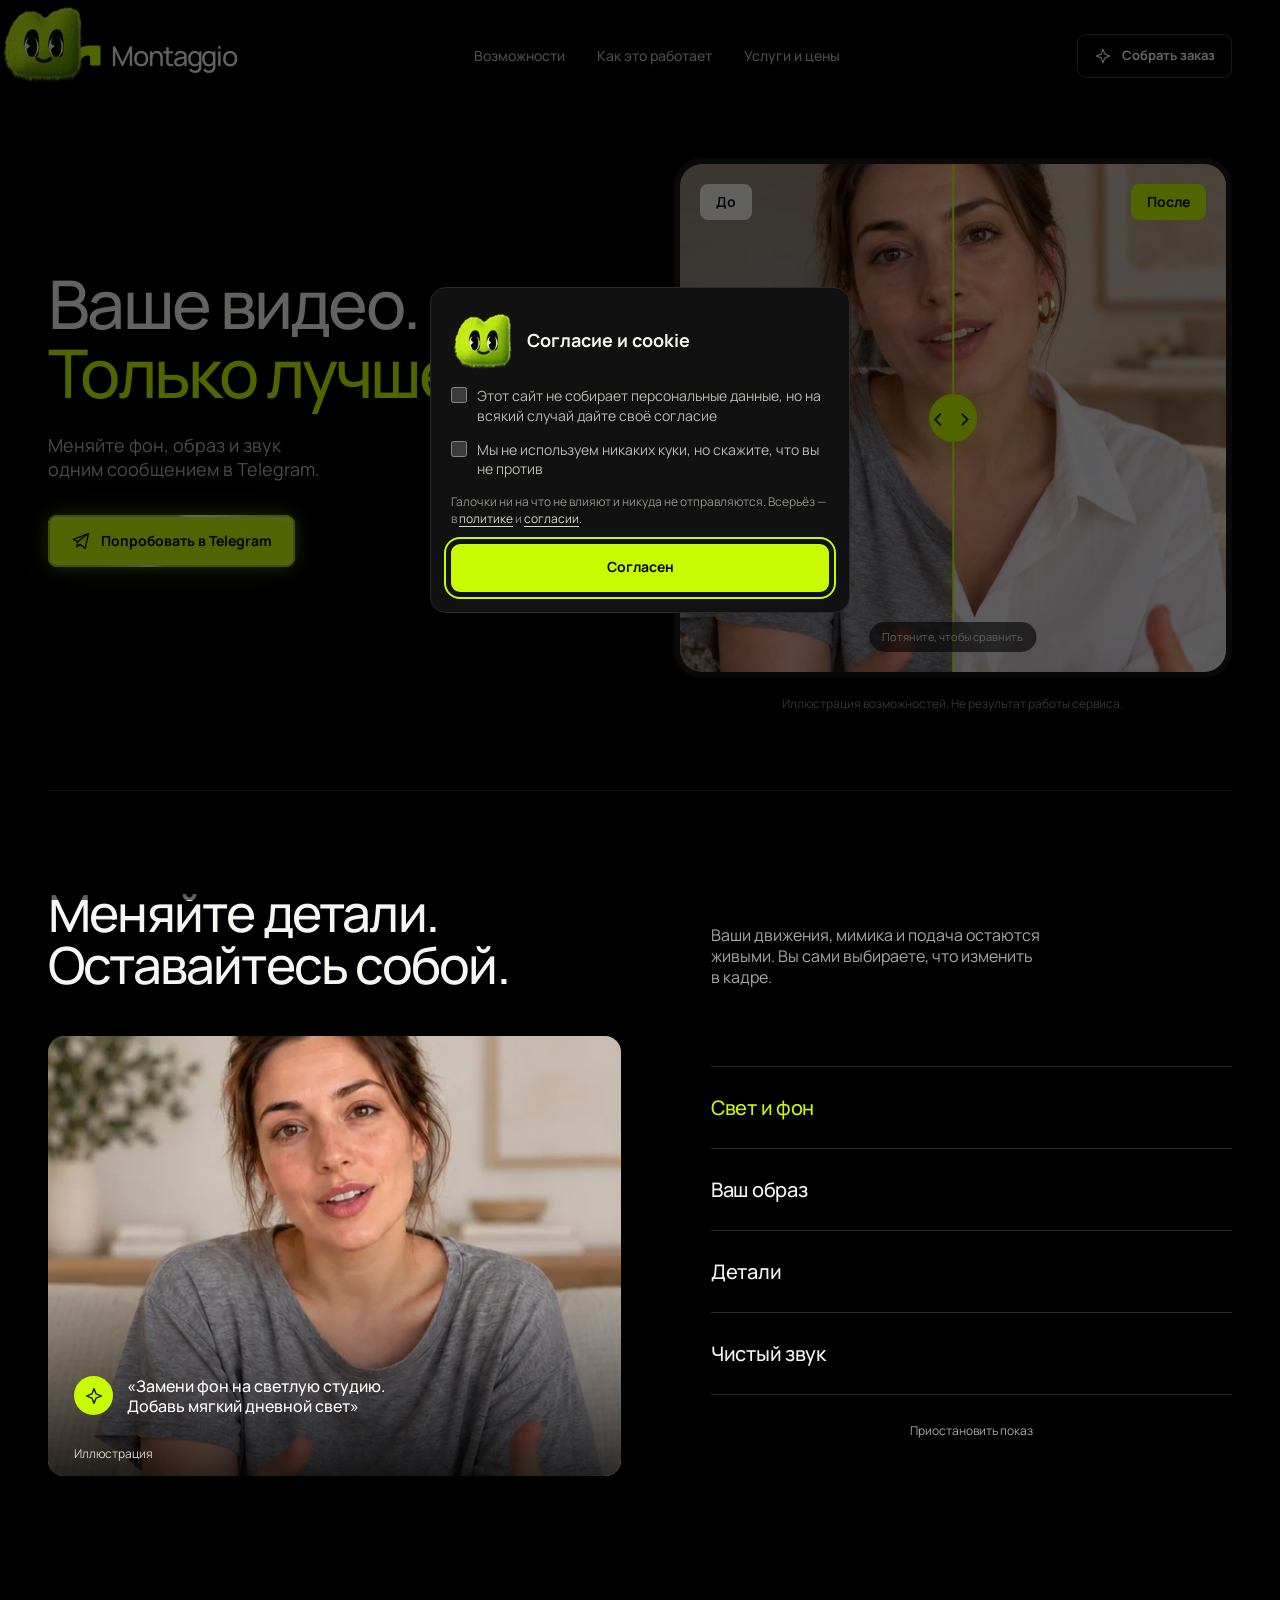
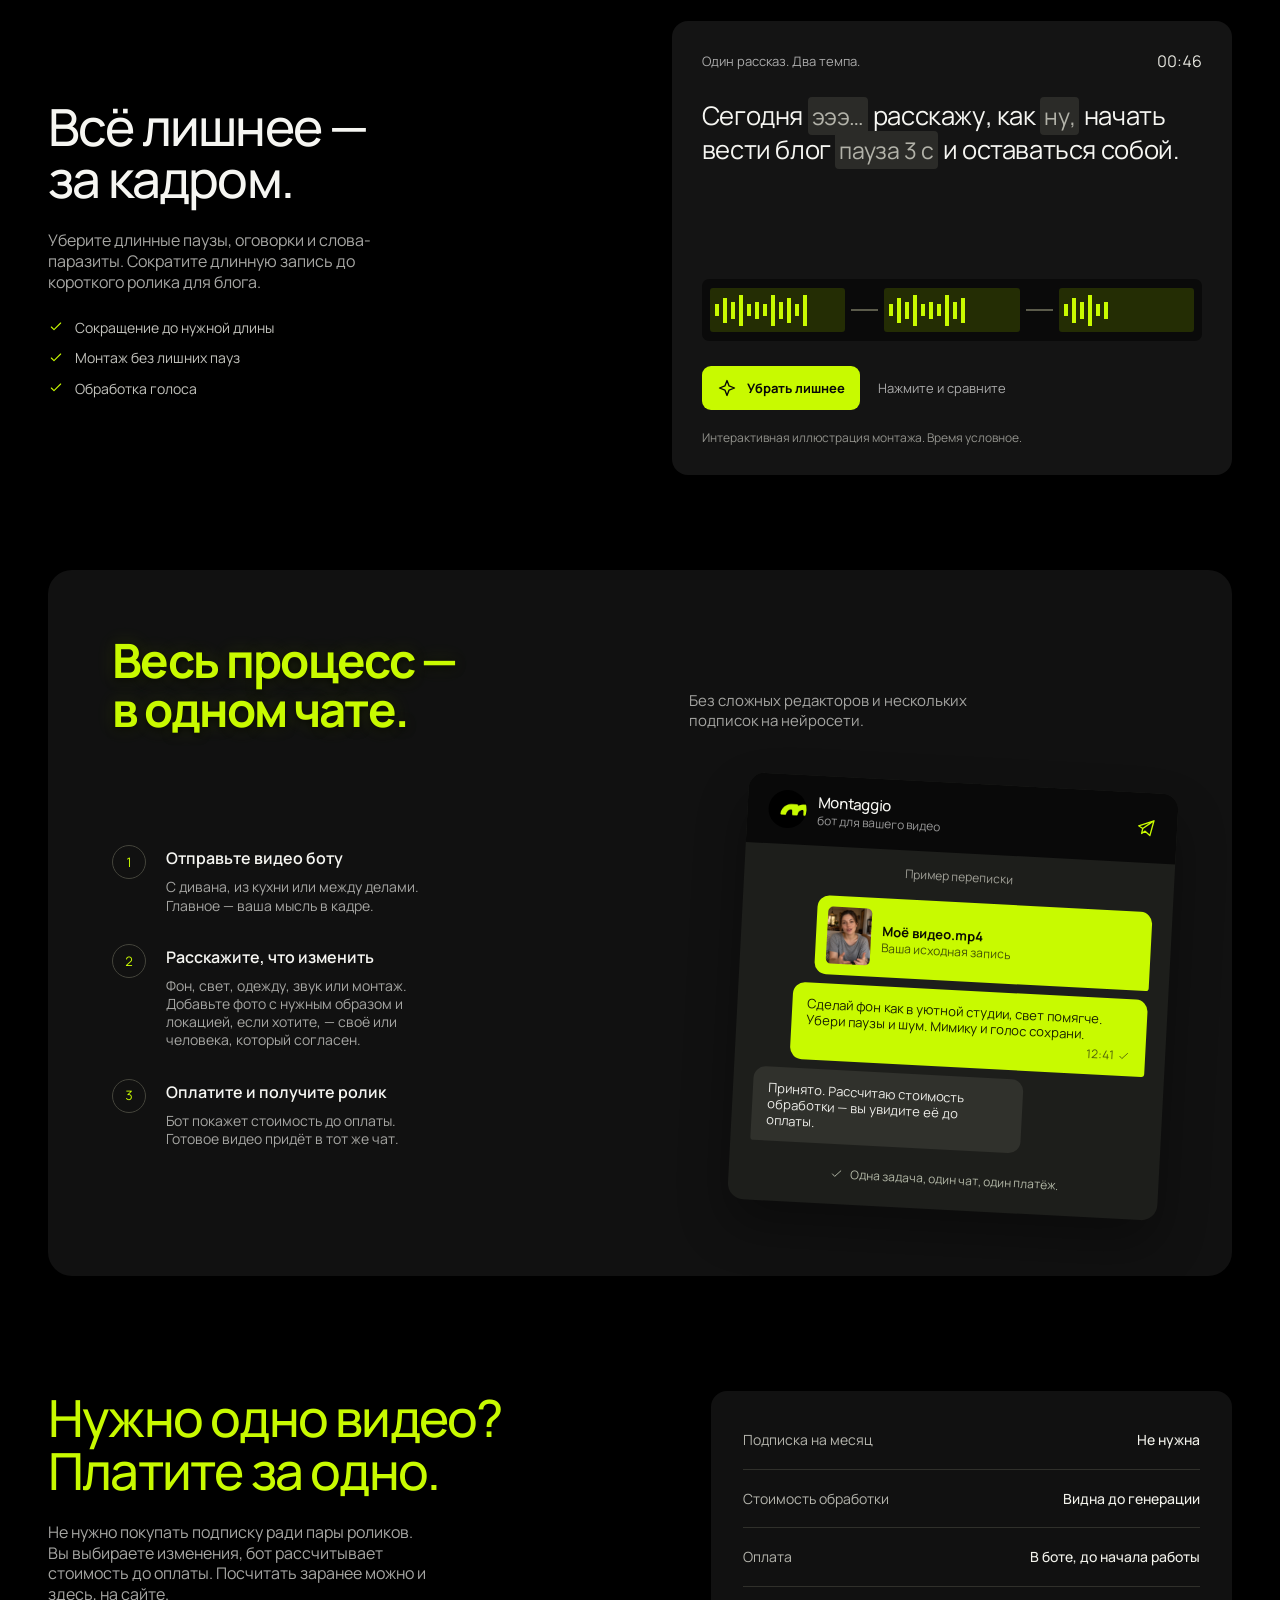
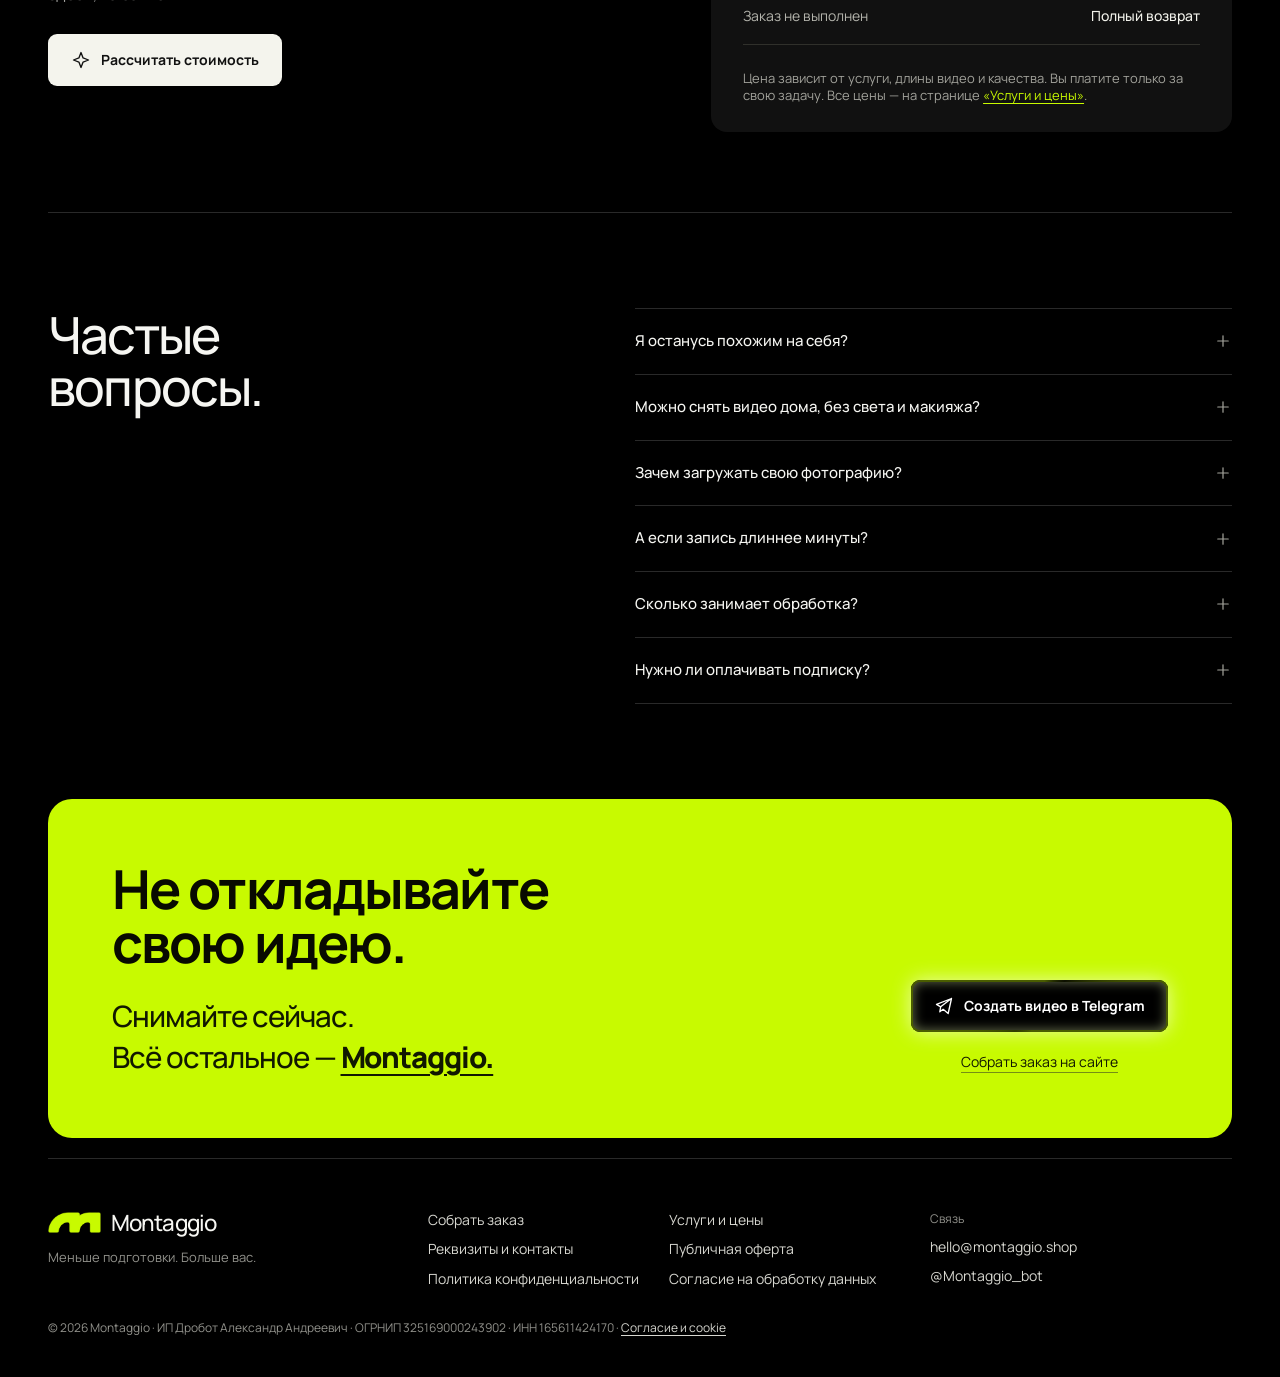
<file: index.html>
<!doctype html>
<html lang="ru">
<head>
<meta charset="UTF-8"><meta name="viewport" content="width=device-width, initial-scale=1, viewport-fit=cover">
<meta http-equiv="Content-Security-Policy" content="default-src 'self'; script-src 'self'; style-src 'self' 'unsafe-inline'; img-src 'self'; font-src 'self'; connect-src 'self'; object-src 'none'; base-uri 'none'; form-action 'none'"><meta name="referrer" content="no-referrer">
<meta name="theme-color" content="#000000"><title>Montaggio — ваше видео, только лучше</title>
<meta name="description" content="Запишите видео как удобно. Montaggio поможет изменить образ, фон и свет, улучшить звук и убрать паузы — прямо в Telegram. Цена видна до оплаты.">
<meta property="og:title" content="Montaggio — ваше видео, только лучше"><meta property="og:description" content="Меньше подготовки. Больше вас. Обработка видео для блога прямо в Telegram.">
<link rel="icon" type="image/png" sizes="32x32" href="favicon-32.png?v=1"><link rel="apple-touch-icon" href="apple-touch-icon.png?v=1">
<link rel="stylesheet" href="assets/fonts.css?v=1"><link rel="stylesheet" href="style.css?v=15"><link rel="stylesheet" href="mascot.css?v=1"><link rel="stylesheet" href="pages.css?v=5"><link rel="stylesheet" href="mobile.css?v=1">
<script src="script.js?v=20" defer></script>
<script src="mascot.js?v=1" defer></script>
<script src="mobile.js?v=1" defer></script>
</head>
<body>
<svg class="svg-library" aria-hidden="true" xmlns="http://www.w3.org/2000/svg"><symbol id="i-telegram" viewBox="0 0 24 24"><path d="m21 3-4 18-6-5-4 3 1-6L21 3ZM8 13l9-7M3 10l18-7-13 10-5-3Z"/></symbol><symbol id="i-play" viewBox="0 0 24 24"><path d="m9 5 11 7-11 7V5Z"/></symbol><symbol id="i-check" viewBox="0 0 24 24"><path d="m5 12 4 4L19 6"/></symbol><symbol id="i-spark" viewBox="0 0 24 24"><path d="m12 3 2.5 6.5L21 12l-6.5 2.5L12 21l-2.5-6.5L3 12l6.5-2.5L12 3Z"/></symbol><symbol id="i-plus" viewBox="0 0 24 24"><path d="M12 5v14M5 12h14"/></symbol><symbol id="i-close" viewBox="0 0 24 24"><path d="m6 6 12 12M18 6 6 18"/></symbol></svg>
<a class="skip" href="#main">К содержанию</a>
<header class="header wrap"><a class="wordmark" href="./" aria-label="Montaggio — главная"><span class="brand-mark" aria-hidden="true"></span><span>Montaggio</span></a><nav aria-label="Главное меню"><a href="#possibilities">Возможности</a><a href="#how">Как это работает</a><a href="prices.html">Услуги и цены</a></nav><a class="button button-outline header-cta" href="order.html"><svg class="icon" aria-hidden="true"><use href="#i-spark"/></svg><span>Собрать заказ</span></a><details class="m-menu"><summary aria-label="Меню"><span aria-hidden="true"></span></summary><nav aria-label="Меню"><a href="#possibilities">Возможности</a><a href="#how">Как это работает</a><a href="prices.html">Услуги и цены</a><a href="order.html">Собрать заказ</a><a href="contacts.html">Реквизиты и контакты</a></nav></details></header>
<main id="main">
<section class="hero wrap" aria-labelledby="hero-title">
<div class="hero-copy"><div class="hero-title-group"><h1 id="hero-title">Ваше видео.<br><span>Только лучше.</span></h1><span class="landing-avatar hero-avatar" data-avatar-size="96"><span class="mascot" aria-hidden="true"><span class="mascot-frame"><img class="mascot-sheet" src="assets/mascot-b.webp?v=1" alt="" width="1860" height="960" decoding="async" fetchpriority="low"></span></span></span></div><div class="hero-intro"><p class="hero-description">Меняйте фон, образ и звук<br class="desktop-break"> одним сообщением в Telegram.</p></div><a class="button button-lime hero-cta" data-destination="bot" href="https://t.me/Montaggio_bot" target="_blank" rel="noopener noreferrer"><svg class="icon" aria-hidden="true"><use href="#i-telegram"/></svg>Попробовать в Telegram</a></div>
<figure class="hero-art" id="example"><div class="compare-stage"><div class="compare-image compare-before" role="img" aria-label="До: обычное видео на телефон"></div><div class="compare-image compare-after" role="img" aria-label="После: свет, белая рубашка, аккуратная причёска и серьги"></div><span class="compare-label label-before">До</span><span class="compare-label label-after">После</span><div class="compare-divider" aria-hidden="true"><span>‹ ›</span></div><input class="compare-range" type="range" min="0" max="100" value="50" aria-label="Сравнить видео до и после" aria-valuetext="Показано поровну до и после"><span class="compare-hint">Потяните, чтобы сравнить</span></div><figcaption class="example-note">Иллюстрация возможностей. Не результат работы сервиса.</figcaption></figure>
</section>
<section class="possibilities wrap section" id="possibilities" aria-labelledby="possibilities-title">
<div class="section-heading"><h2 id="possibilities-title">Меняйте детали.<br>Оставайтесь собой.</h2><p>Ваши движения, мимика и подача остаются живыми. Вы сами выбираете, что изменить в кадре.</p></div>
<div class="feature-layout">
<div class="feature-preview" data-scene="background"><img class="feature-image is-scene" src="assets/feature-scenes-v2.webp?v=1" alt="Иллюстрация: автор видео в светлой студии, мягкий дневной свет" width="1254" height="1254" loading="lazy"><div class="feature-caption"><span class="caption-icon"><svg class="icon"><use href="#i-spark"/></svg></span><p id="feature-prompt">«Замени фон на светлую студию.<br>Добавь мягкий дневной свет»</p></div><div class="sound-wave" aria-hidden="true"><i></i><i></i><i></i><i></i><i></i><i></i><i></i><i></i><i></i><i></i><i></i><i></i><i></i><i></i><i></i><i></i><i></i><i></i><i></i><i></i><i></i><i></i><i></i><i></i></div><span class="small-disclosure">Иллюстрация</span></div><p class="feature-note m-only" id="feature-note">Уютная квартира, светлая студия или спокойный фон. Опишите обстановку, которая подходит вашему блогу.</p>
<div class="feature-list feature-sequence" role="group" aria-label="Выберите возможность сервиса">
<button class="feature-item" aria-pressed="true" data-feature="background"><span class="feature-heading">Свет и фон <svg class="icon"><use href="#i-plus"/></svg></span><span class="feature-body">Уютная квартира, светлая студия или спокойный фон. Опишите обстановку, которая подходит вашему блогу.</span></button>
<button class="feature-item" aria-pressed="false" data-feature="look"><span class="feature-heading">Ваш образ <svg class="icon"><use href="#i-plus"/></svg></span><span class="feature-body">Аккуратная причёска и рубашка оверсайз вместо футболки.</span></button>
<button class="feature-item" aria-pressed="false" data-feature="details"><span class="feature-heading">Детали <svg class="icon"><use href="#i-plus"/></svg></span><span class="feature-body">Добавьте серьги и другие небольшие детали образа.</span></button>
<button class="feature-item" aria-pressed="false" data-feature="sound"><span class="feature-heading">Чистый звук <svg class="icon"><use href="#i-plus"/></svg></span><span class="feature-body">Приглушите фоновый шум и сделайте голос разборчивее. Без отдельного приложения для обработки звука.</span></button>
<button class="sequence-pause" type="button" aria-pressed="false" hidden>Приостановить показ</button></div></div></section>
<section class="editing-section" aria-labelledby="editing-title"><div class="wrap editing-layout"><div class="editing-copy"><h2 id="editing-title">Всё лишнее —<br>за кадром.</h2><p>Уберите длинные паузы, оговорки и слова-паразиты. Сократите длинную запись до короткого ролика для блога.</p><div class="editing-benefits"><span><svg class="icon"><use href="#i-check"/></svg>Сокращение до нужной длины</span><span><svg class="icon"><use href="#i-check"/></svg>Монтаж без лишних пауз</span><span><svg class="icon"><use href="#i-check"/></svg>Обработка голоса</span></div></div><div class="edit-demo"><div class="demo-top"><span>Один рассказ. Два темпа.</span><span class="demo-time" id="demo-time">00:46</span></div><div class="transcript" id="transcript"><span>Сегодня</span> <span class="filler">эээ…</span> <span>расскажу,</span> <span>как</span> <span class="filler">ну,</span> <span>начать</span> <span>вести</span> <span>блог</span> <span class="filler">пауза 3 с</span> <span>и</span> <span>оставаться</span> <span>собой.</span></div><div class="timeline" aria-hidden="true"><div class="timeline-part"><span></span><span></span><span></span><span></span><span></span><span></span><span></span><span></span><span></span><span></span><span></span><span></span></div><div class="pause-gap"></div><div class="timeline-part"><span></span><span></span><span></span><span></span><span></span><span></span><span></span><span></span><span></span><span></span></div><div class="pause-gap"></div><div class="timeline-part"><span></span><span></span><span></span><span></span><span></span><span></span></div></div><div class="demo-bottom"><button id="edit-toggle" class="button button-lime" aria-pressed="false"><svg class="icon"><use href="#i-spark"/></svg><span>Убрать лишнее</span></button><span id="edit-status" aria-live="polite">Нажмите и сравните</span></div><p class="demo-disclosure">Интерактивная иллюстрация монтажа. Время условное.</p></div></div></section>
<section class="how-section wrap section" id="how" aria-labelledby="how-title"><div class="section-heading"><h2 id="how-title">Весь процесс —<br>в одном чате.</h2><p>Без сложных редакторов и нескольких подписок на нейросети.</p></div><div class="how-layout"><ol class="steps"><li><span class="step-number">1</span><div><h3>Отправьте видео боту</h3><p>С дивана, из кухни или между делами. Главное — ваша мысль в кадре.</p></div></li><li><span class="step-number">2</span><div><h3>Расскажите, что изменить</h3><p>Фон, свет, одежду, звук или монтаж. Добавьте фото с нужным образом и локацией, если хотите, — своё или человека, который согласен.</p></div></li><li><span class="step-number">3</span><div><h3>Оплатите и получите ролик</h3><p>Бот покажет стоимость до оплаты. Готовое видео придёт в тот же чат.</p></div></li></ol><div class="chat-preview" aria-label="Пример переписки с ботом" data-m-fold="Пример переписки"><div class="chat-header"><span class="chat-logo"><span class="brand-mark" aria-hidden="true"></span></span><div><strong>Montaggio</strong><span>бот для вашего видео</span></div><svg class="icon"><use href="#i-telegram"/></svg></div><div class="chat-body"><div class="chat-date">Пример переписки</div><div class="chat-upload"><div class="upload-thumb"></div><div><strong>Моё видео.mp4</strong><span>Ваша исходная запись</span></div></div><div class="chat-message outgoing">Сделай фон как в уютной студии, свет помягче. Убери паузы и шум. Мимику и голос сохрани.<span>12:41 <svg class="icon"><use href="#i-check"/></svg></span></div><div class="chat-message incoming">Принято. Рассчитаю стоимость обработки — вы увидите её до оплаты.</div><div class="chat-note"><svg class="icon"><use href="#i-check"/></svg>Одна задача, один чат, один платёж.</div></div></div></div></section>
<section class="pricing-section wrap" id="price" aria-labelledby="price-title"><div class="pricing-copy"><h2 id="price-title">Нужно одно видео?<br>Платите за одно.</h2><p>Не нужно покупать подписку ради пары роликов. Вы выбираете изменения, бот рассчитывает стоимость до оплаты. Посчитать заранее можно и здесь, на сайте.</p><a class="button button-dark" href="order.html"><svg class="icon" aria-hidden="true"><use href="#i-spark"/></svg>Рассчитать стоимость</a></div><div class="pricing-details"><div class="price-cards m-only"><a class="price-card" href="prices.html#montage"><span class="emoji" aria-hidden="true">🎬</span><b>Монтаж</b><small>видео до 3 минут</small><strong data-price="montage-min">от 50 ₽</strong></a><a class="price-card" href="prices.html#neuro"><span class="emoji" aria-hidden="true">🪄</span><b>Нейромонтаж</b><small>перерисовка, 4 с, 480p</small><strong data-price="neuro-redraw-480p-min">≈ 131 ₽</strong></a><a class="price-card" href="prices.html#preset"><span class="emoji" aria-hidden="true">🧩</span><b>Пресет персонажа</b><small>один пресет</small><strong data-price="preset">≈ 48 ₽</strong></a><a class="price-card" href="prices.html#aivideo"><span class="emoji" aria-hidden="true">🎥</span><b>AI-видео</b><small>10 с, 480p</small><strong data-price="aiv-10-480p">≈ 127 ₽</strong></a></div><div class="price-line"><span>Подписка на месяц</span><strong>Не нужна</strong></div><div class="price-line"><span>Стоимость обработки</span><strong>Видна до генерации</strong></div><div class="price-line"><span>Оплата</span><strong>В боте, до начала работы</strong></div><div class="price-line"><span>Заказ не выполнен</span><strong>Полный возврат</strong></div><p>Цена зависит от услуги, длины видео и качества. Вы платите только за свою задачу. Все цены — на странице <a class="text-link" href="prices.html">«Услуги и цены»</a>.</p></div></section>
<section class="faq-section wrap section" aria-labelledby="faq-title"><h2 id="faq-title">Частые<br>вопросы.</h2><div class="faq-list"><details><summary>Я останусь похожим на себя?<svg class="icon"><use href="#i-plus"/></svg></summary><p>В основе остаётся ваша запись: движения, мимика и манера говорить. В запросе можно указать, что нужно сохранить, а что изменить. Результат зависит от исходного видео и сложности правок.</p></details><details><summary>Можно снять видео дома, без света и макияжа?<svg class="icon"><use href="#i-plus"/></svg></summary><p>Да, для этого и задуман Montaggio. Запишите видео в удобной обстановке и опишите желаемый результат. Важно, чтобы лицо было видно, а речь можно было разобрать: полностью тёмный кадр или неразборчивый звук сложнее исправить.</p></details><details><summary>Зачем загружать свою фотографию?<svg class="icon"><use href="#i-plus"/></svg></summary><p>Если на фото есть образ, который вы хотите повторить, приложите его к запросу. Оно поможет показать желаемую одежду, причёску или общее настроение. Присылайте свои фото или фото людей, которые на это согласны.</p></details><details><summary>А если запись длиннее минуты?<svg class="icon"><use href="#i-plus"/></svg></summary><p>Монтаж принимает видео до 3 минут, можно до 10 видео одним альбомом. Бот уберёт паузы и сократит ролик до нужной длины — например, «до 30 секунд». Нейромонтаж работает с видео до 30 секунд.</p></details><details><summary>Сколько занимает обработка?<svg class="icon"><use href="#i-plus"/></svg></summary><p>Ориентир — до получаса для короткого ролика. Время зависит от длины записи, сложности изменений и загрузки сервиса.</p></details><details><summary>Нужно ли оплачивать подписку?<svg class="icon"><use href="#i-plus"/></svg></summary><p>Нет. Оплачивается конкретное видео. Бот рассчитывает стоимость выбранных изменений до оплаты. Оплата — в боте, способы указаны там. Цены — на странице <a class="text-link" href="prices.html">«Услуги и цены»</a>.</p></details></div></section>
<section class="final-cta wrap" id="start"><div><h2>Не откладывайте<br><span>свою идею.</span></h2><p class="final-tagline"><span>Снимайте сейчас.</span><span>Всё остальное — <strong class="final-brand">Montaggio.</strong></span></p></div><div class="final-actions"><span class="landing-avatar final-avatar" data-avatar-size="300"></span><a class="button button-lime" data-destination="bot" href="https://t.me/Montaggio_bot" target="_blank" rel="noopener noreferrer"><svg class="icon" aria-hidden="true"><use href="#i-telegram"/></svg>Создать видео в Telegram</a><a class="channel-link" href="order.html">Собрать заказ на сайте</a></div></section>
</main>
<footer class="site-footer wrap"><div class="site-footer-brand"><a class="wordmark" href="./" aria-label="Montaggio — главная"><span class="brand-mark" aria-hidden="true"></span><span>Montaggio</span></a><p>Меньше подготовки. Больше вас.</p></div><nav class="site-footer-links" aria-label="Разделы и документы"><a href="order.html">Собрать заказ</a><a href="prices.html">Услуги и цены</a><a href="contacts.html">Реквизиты и контакты</a><a href="offer.html">Публичная оферта</a><a href="privacy.html">Политика конфиденциальности</a><a href="consent.html">Согласие на обработку данных</a></nav><div class="site-footer-contact"><span>Связь</span><a href="mailto:hello@montaggio.shop">hello@montaggio.shop</a><a href="https://t.me/Montaggio_bot" target="_blank" rel="noopener noreferrer">@Montaggio_bot</a></div><p class="site-footer-legal">© 2026 Montaggio · ИП Дробот Александр Андреевич · ОГРНИП 325169000243902 · ИНН 165611424170 · <a class="joke-open" href="#joke-consent">Согласие и cookie</a></p><dialog class="joke-consent" id="joke-consent" aria-labelledby="joke-consent-title"><div class="joke-head"><span class="joke-cat" aria-hidden="true"><span class="joke-cat-frame"><img class="joke-cat-sheet" src="assets/mascot-laugh.webp?v=1" alt="" width="651" height="194" loading="lazy" decoding="async"></span></span><p class="joke-title" id="joke-consent-title">Согласие и cookie</p></div><label><input type="checkbox"><span>Этот сайт не собирает персональные данные, но на всякий случай дайте своё согласие</span></label><label><input type="checkbox"><span>Мы не используем никаких куки, но скажите, что вы не против</span></label><p class="joke-note">Галочки ни на что не влияют и никуда не отправляются. Всерьёз — в <a href="privacy.html">политике</a> и <a href="consent.html">согласии</a>.</p><p class="joke-thanks" aria-live="polite"><span>Спасибо! Записывать не будем — некуда.</span></p><button class="button button-lime joke-agree" type="button" autofocus>Согласен</button></dialog><script src="consent.js?v=2" defer></script></footer>
<div class="m-bar"><div class="m-bar-in"><a class="m-bar-icon" href="order.html"><svg class="icon" aria-hidden="true"><use href="#i-spark"/></svg>Заказ</a><a class="button button-lime" href="https://t.me/Montaggio_bot" target="_blank" rel="noopener noreferrer"><svg class="icon" aria-hidden="true"><use href="#i-telegram"/></svg>Попробовать в Telegram</a></div></div>
</body></html>
</file>
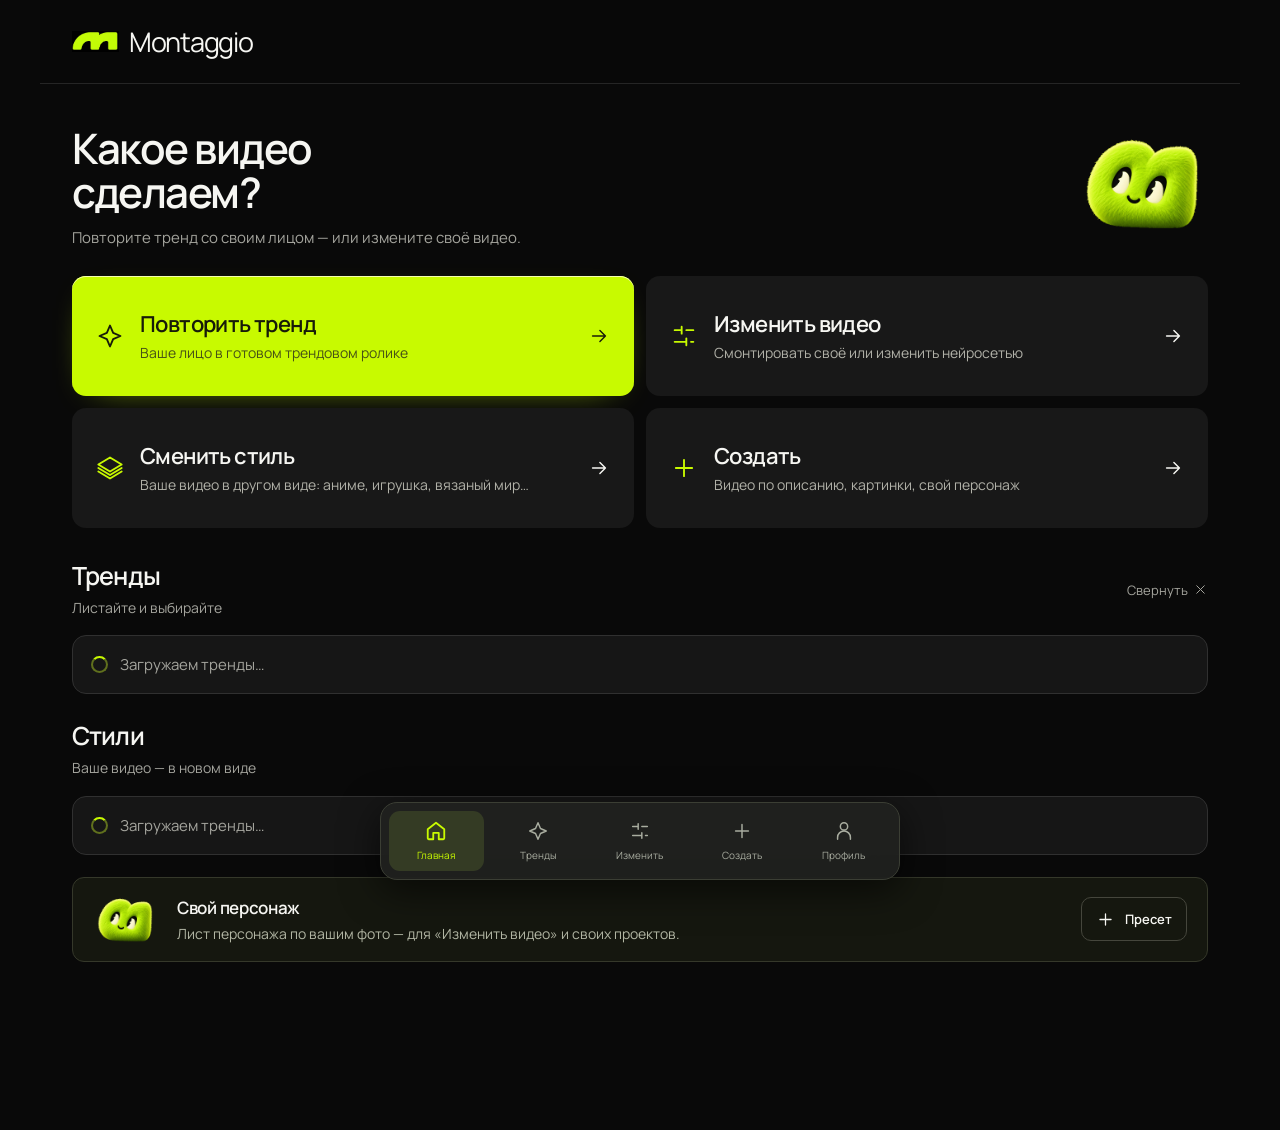
<file: app/index.html>
<!doctype html>
<html lang="ru">
  <head>
    <meta charset="utf-8" />
    <meta
      name="viewport"
      content="width=device-width, initial-scale=1, viewport-fit=cover, interactive-widget=resizes-content"
    />
    <!-- внешнее — только скрипт Telegram, сервер заказов api.montaggio.shop и адреса превью стилей; ролики трендов — со своего адреса -->
    <meta
      http-equiv="Content-Security-Policy"
      content="default-src 'self'; script-src 'self' https://telegram.org; style-src 'self' 'unsafe-inline'; img-src 'self' blob: data: https://api.montaggio.shop https://static-public-media.higgsfield.ai https://cdn.higgsfield.ai; media-src 'self' blob: https://api.montaggio.shop https://static-public-media.higgsfield.ai https://cdn.higgsfield.ai; font-src 'self'; connect-src 'self' https://api.montaggio.shop; frame-src tg: tgb:; object-src 'none'; base-uri 'none'; form-action 'none'"
    />
    <meta name="referrer" content="no-referrer" />
    <meta name="robots" content="noindex" />
    <meta name="theme-color" content="#090909" />
    <meta name="color-scheme" content="dark" />
    <title>Montaggio — приложение</title>
    <!-- async: медленный или недоступный telegram.org не держит страницу — app.js подключит его, когда загрузится -->
    <script async src="https://telegram.org/js/telegram-web-app.js"></script>
    <link rel="icon" href="../favicon-32.png" sizes="32x32" />
    <link rel="stylesheet" href="../assets/fonts.css" />
    <link rel="stylesheet" href="style.css?v=22" />
  </head>
  <body>
    <noscript
      ><p class="bottom-note">
        Для приложения нужен JavaScript. Заказать можно и в боте:
        <a href="https://t.me/Montaggio_bot">@Montaggio_bot</a>.
      </p></noscript
    >
    <header class="topbar">
      <button id="header-back" class="header-back" data-action="back" aria-label="Назад" hidden>
        <svg viewBox="0 0 24 24" aria-hidden="true"><path d="m14 5-7 7 7 7" /></svg><span>Назад</span></button
      ><a href="#/home" class="brand" aria-label="Montaggio — главная"><span class="brand-mark"></span>Montaggio</a>
    </header>
    <main id="app" tabindex="-1"></main>
    <nav id="nav" class="bottom-nav" aria-label="Основная навигация"></nav>
    <div id="overlay"></div>
    <div id="toast" class="toast" role="status" aria-live="polite"></div>
    <script src="app.js?v=30" defer></script>
  </body>
</html>
</file>
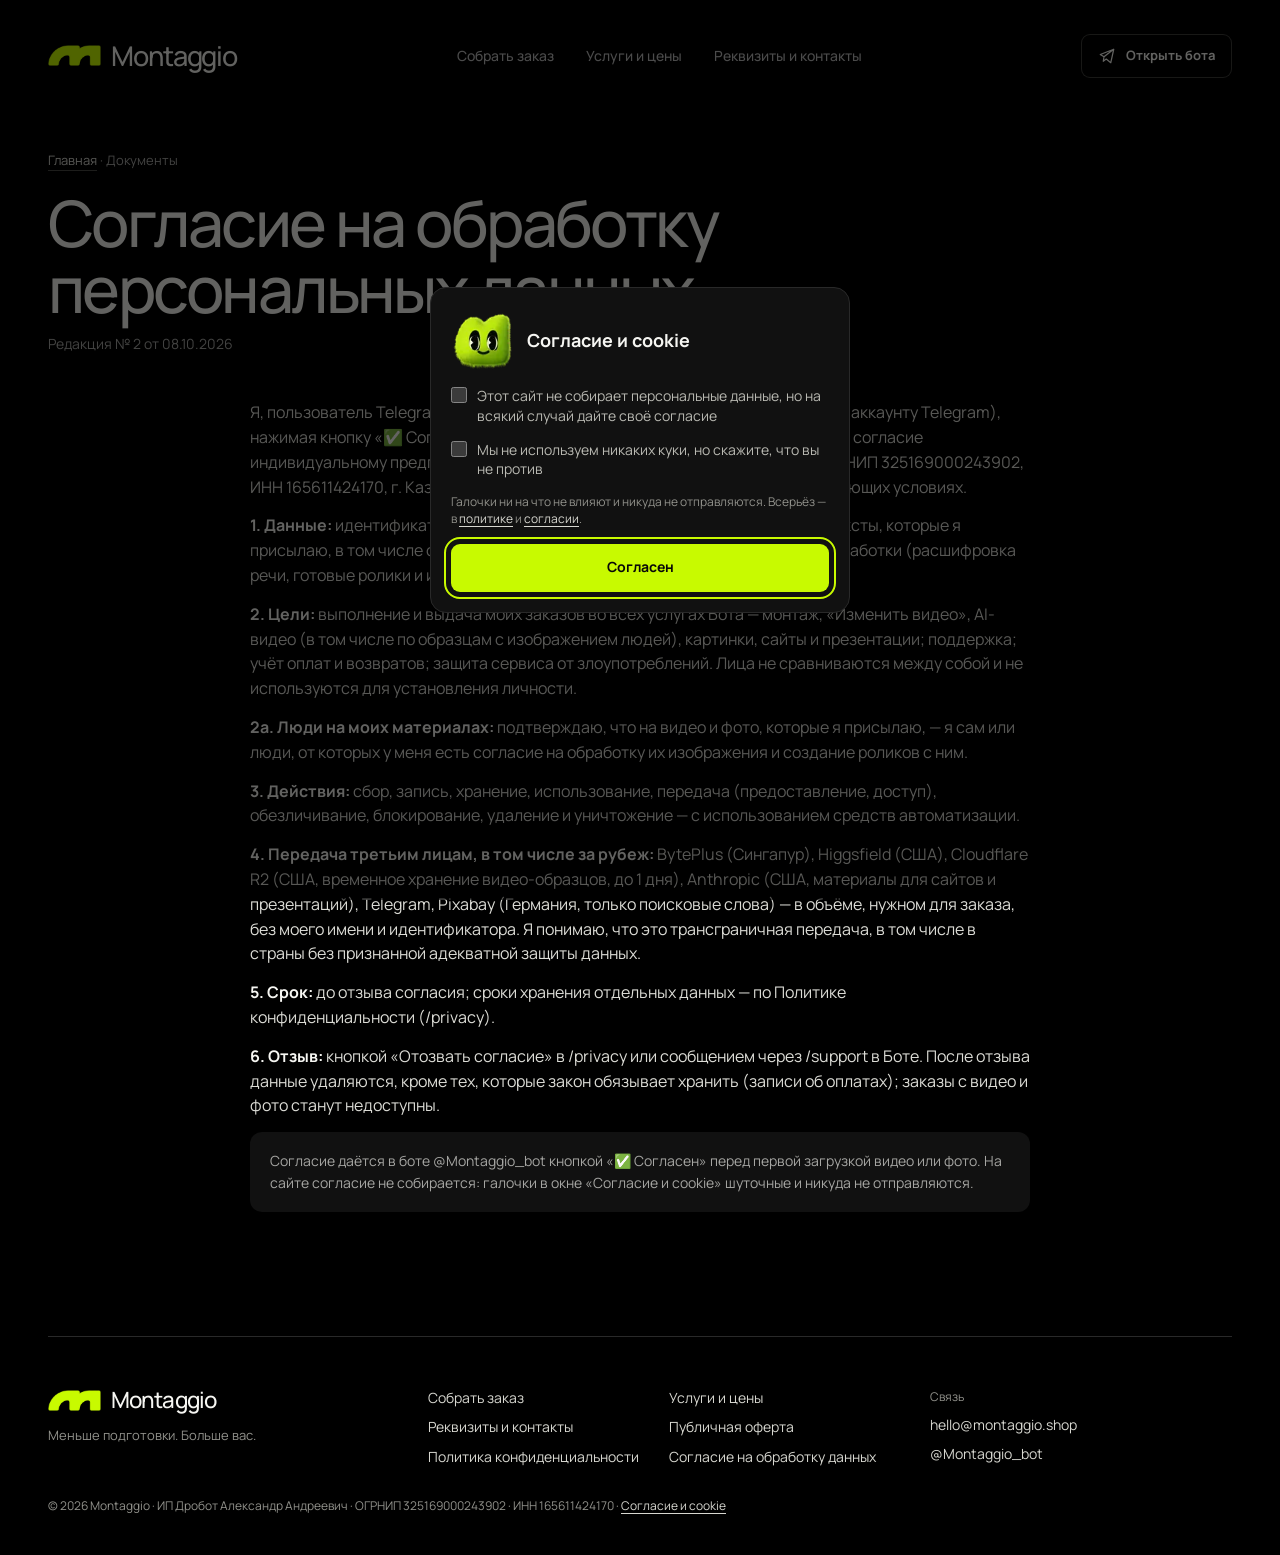
<file: consent.html>
<!doctype html>
<html lang="ru">
<head>
<meta charset="UTF-8"><meta name="viewport" content="width=device-width, initial-scale=1, viewport-fit=cover">
<meta http-equiv="Content-Security-Policy" content="default-src 'self'; script-src 'self'; style-src 'self' 'unsafe-inline'; img-src 'self'; font-src 'self'; connect-src 'self'; object-src 'none'; base-uri 'none'; form-action 'none'"><meta name="referrer" content="no-referrer">
<meta name="theme-color" content="#000000"><title>Согласие на обработку персональных данных — Montaggio</title>
<meta name="description" content="Текст согласия на обработку персональных данных пользователей бота Montaggio.">
<link rel="icon" type="image/png" sizes="32x32" href="favicon-32.png?v=1"><link rel="apple-touch-icon" href="apple-touch-icon.png?v=1">
<link rel="stylesheet" href="assets/fonts.css?v=1"><link rel="stylesheet" href="style.css?v=15"><link rel="stylesheet" href="pages.css?v=5"><link rel="stylesheet" href="mobile.css?v=1">
<script src="mobile.js?v=1" defer></script>
</head>
<body>
<svg class="svg-library" aria-hidden="true" xmlns="http://www.w3.org/2000/svg"><symbol id="i-telegram" viewBox="0 0 24 24"><path d="m21 3-4 18-6-5-4 3 1-6L21 3ZM8 13l9-7M3 10l18-7-13 10-5-3Z"/></symbol><symbol id="i-check" viewBox="0 0 24 24"><path d="m5 12 4 4L19 6"/></symbol><symbol id="i-spark" viewBox="0 0 24 24"><path d="m12 3 2.5 6.5L21 12l-6.5 2.5L12 21l-2.5-6.5L3 12l6.5-2.5L12 3Z"/></symbol></svg>
<a class="skip" href="#main">К содержанию</a>
<header class="header wrap"><a class="wordmark" href="./" aria-label="Montaggio — главная"><span class="brand-mark" aria-hidden="true"></span><span>Montaggio</span></a><nav aria-label="Главное меню"><a href="order.html">Собрать заказ</a><a href="prices.html">Услуги и цены</a><a href="contacts.html">Реквизиты и контакты</a></nav><a class="button button-outline header-cta" href="https://t.me/Montaggio_bot" target="_blank" rel="noopener noreferrer"><svg class="icon" aria-hidden="true"><use href="#i-telegram"/></svg><span>Открыть бота</span></a><details class="m-menu"><summary aria-label="Меню"><span aria-hidden="true"></span></summary><nav aria-label="Меню"><a href="./">Главная</a><a href="order.html">Собрать заказ</a><a href="prices.html">Услуги и цены</a><a href="contacts.html">Реквизиты и контакты</a></nav></details></header>
<main id="main">
<section class="page-head wrap"><p class="breadcrumbs"><a href="./">Главная</a> · Документы</p><h1>Согласие на обработку персональных данных</h1><p class="meta">Редакция № 2 от 08.10.2026</p></section>
<article class="doc wrap">
<p>Я, пользователь Telegram-бота <a href="https://t.me/Montaggio_bot" target="_blank" rel="noopener noreferrer">@Montaggio_bot</a> (идентифицируюсь по своему аккаунту Telegram), нажимая кнопку «✅ Согласен», свободно, своей волей и в своём интересе даю согласие индивидуальному предпринимателю <strong>Дроботу Александру Андреевичу</strong> (ОГРНИП 325169000243902, ИНН 165611424170, г. Казань) на обработку моих персональных данных на следующих условиях.</p>
<p><strong>1. Данные:</strong> идентификатор, имя, @username и язык в Telegram; видео, фото, тексты, которые я присылаю, в том числе с изображением моего лица и голоса; результаты их обработки (расшифровка речи, готовые ролики и изображения); сведения о заказах и оплатах.</p>
<p><strong>2. Цели:</strong> выполнение и выдача моих заказов во всех услугах Бота — монтаж, «Изменить видео», AI-видео (в том числе по образцам с изображением людей), картинки, сайты и презентации; поддержка; учёт оплат и возвратов; защита сервиса от злоупотреблений. Лица не сравниваются между собой и не используются для установления личности.</p>
<p><strong>2а. Люди на моих материалах:</strong> подтверждаю, что на видео и фото, которые я присылаю, — я сам или люди, от которых у меня есть согласие на обработку их изображения и создание роликов с ним.</p>
<p><strong>3. Действия:</strong> сбор, запись, хранение, использование, передача (предоставление, доступ), обезличивание, блокирование, удаление и уничтожение — с использованием средств автоматизации.</p>
<p><strong>4. Передача третьим лицам, в том числе за рубеж:</strong> BytePlus (Сингапур), Higgsfield (США), Cloudflare R2 (США, временное хранение видео-образцов, до 1 дня), Anthropic (США, материалы для сайтов и презентаций), Telegram, Pixabay (Германия, только поисковые слова) — в объёме, нужном для заказа, без моего имени и идентификатора. Я понимаю, что это трансграничная передача, в том числе в страны без признанной адекватной защиты данных.</p>
<p><strong>5. Срок:</strong> до отзыва согласия; сроки хранения отдельных данных — по Политике конфиденциальности (/privacy).</p>
<p><strong>6. Отзыв:</strong> кнопкой «Отозвать согласие» в /privacy или сообщением через /support в Боте. После отзыва данные удаляются, кроме тех, которые закон обязывает хранить (записи об оплатах); заказы с видео и фото станут недоступны.</p>
<p class="doc-note">Согласие даётся в боте @Montaggio_bot кнопкой «✅ Согласен» перед первой загрузкой видео или фото. На сайте согласие не собирается: галочки в окне «Согласие и cookie» шуточные и никуда не отправляются.</p>
</article>
</main>
<footer class="site-footer wrap"><div class="site-footer-brand"><a class="wordmark" href="./" aria-label="Montaggio — главная"><span class="brand-mark" aria-hidden="true"></span><span>Montaggio</span></a><p>Меньше подготовки. Больше вас.</p></div><nav class="site-footer-links" aria-label="Разделы и документы"><a href="order.html">Собрать заказ</a><a href="prices.html">Услуги и цены</a><a href="contacts.html">Реквизиты и контакты</a><a href="offer.html">Публичная оферта</a><a href="privacy.html">Политика конфиденциальности</a><a href="consent.html">Согласие на обработку данных</a></nav><div class="site-footer-contact"><span>Связь</span><a href="mailto:hello@montaggio.shop">hello@montaggio.shop</a><a href="https://t.me/Montaggio_bot" target="_blank" rel="noopener noreferrer">@Montaggio_bot</a></div><p class="site-footer-legal">© 2026 Montaggio · ИП Дробот Александр Андреевич · ОГРНИП 325169000243902 · ИНН 165611424170 · <a class="joke-open" href="#joke-consent">Согласие и cookie</a></p><dialog class="joke-consent" id="joke-consent" aria-labelledby="joke-consent-title"><div class="joke-head"><span class="joke-cat" aria-hidden="true"><span class="joke-cat-frame"><img class="joke-cat-sheet" src="assets/mascot-laugh.webp?v=1" alt="" width="651" height="194" loading="lazy" decoding="async"></span></span><p class="joke-title" id="joke-consent-title">Согласие и cookie</p></div><label><input type="checkbox"><span>Этот сайт не собирает персональные данные, но на всякий случай дайте своё согласие</span></label><label><input type="checkbox"><span>Мы не используем никаких куки, но скажите, что вы не против</span></label><p class="joke-note">Галочки ни на что не влияют и никуда не отправляются. Всерьёз — в <a href="privacy.html">политике</a> и <a href="consent.html">согласии</a>.</p><p class="joke-thanks" aria-live="polite"><span>Спасибо! Записывать не будем — некуда.</span></p><button class="button button-lime joke-agree" type="button" autofocus>Согласен</button></dialog><script src="consent.js?v=2" defer></script></footer>
</body>
</html>
</file>
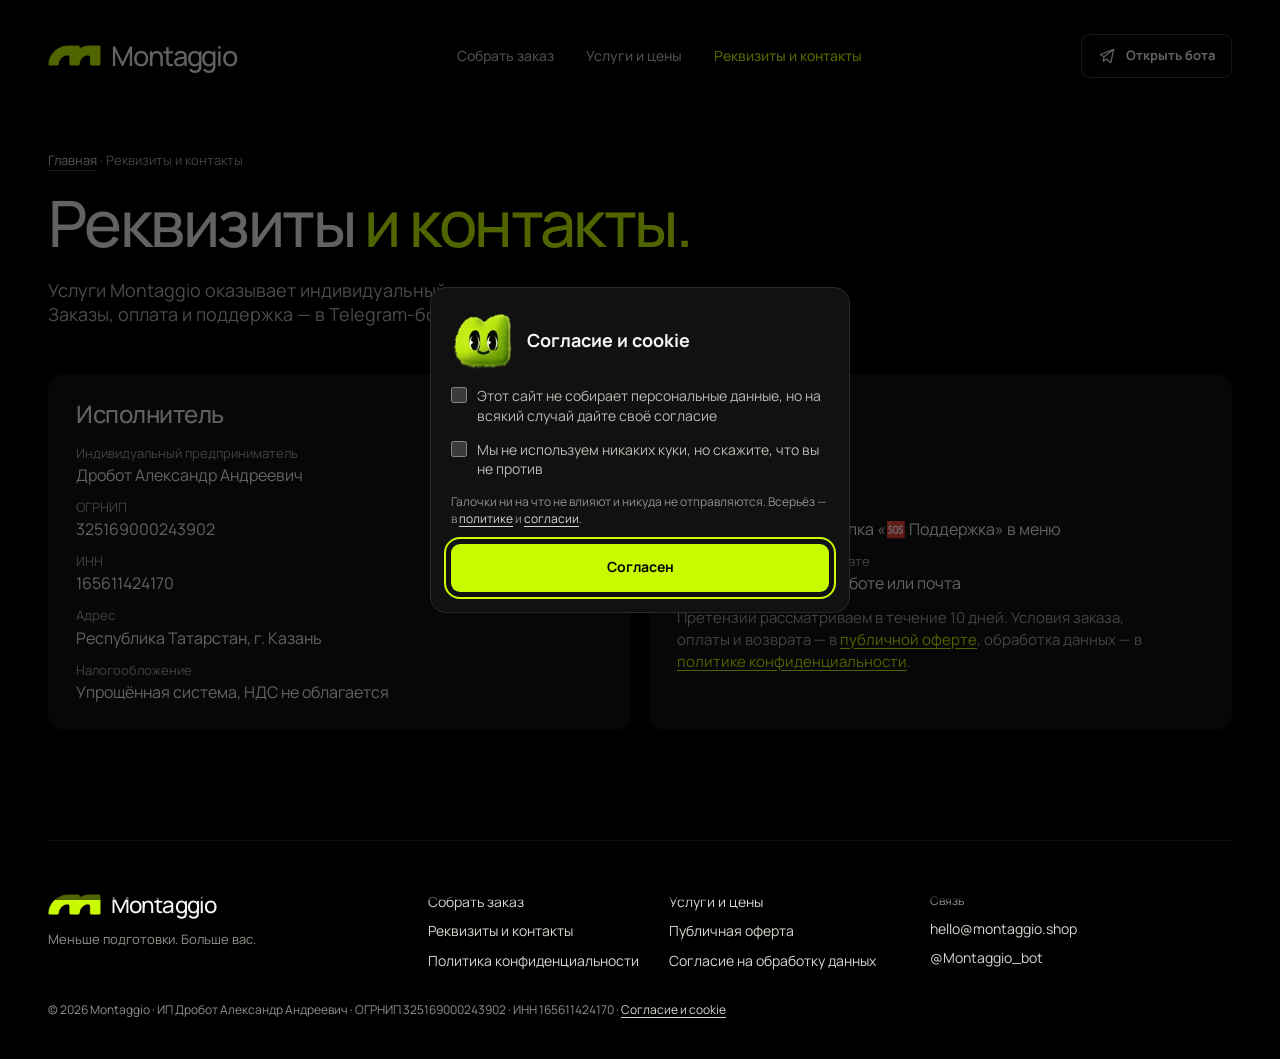
<file: contacts.html>
<!doctype html>
<html lang="ru">
<head>
<meta charset="UTF-8"><meta name="viewport" content="width=device-width, initial-scale=1, viewport-fit=cover">
<meta http-equiv="Content-Security-Policy" content="default-src 'self'; script-src 'self'; style-src 'self' 'unsafe-inline'; img-src 'self'; font-src 'self'; connect-src 'self'; object-src 'none'; base-uri 'none'; form-action 'none'"><meta name="referrer" content="no-referrer">
<meta name="theme-color" content="#000000"><title>Реквизиты и контакты — Montaggio</title>
<meta name="description" content="Реквизиты исполнителя услуг Montaggio (ИП Дробот Александр Андреевич) и способы связи: почта и Telegram-бот.">
<link rel="icon" type="image/png" sizes="32x32" href="favicon-32.png?v=1"><link rel="apple-touch-icon" href="apple-touch-icon.png?v=1">
<link rel="stylesheet" href="assets/fonts.css?v=1"><link rel="stylesheet" href="style.css?v=15"><link rel="stylesheet" href="pages.css?v=5"><link rel="stylesheet" href="mobile.css?v=1">
<script src="mobile.js?v=1" defer></script>
</head>
<body>
<svg class="svg-library" aria-hidden="true" xmlns="http://www.w3.org/2000/svg"><symbol id="i-telegram" viewBox="0 0 24 24"><path d="m21 3-4 18-6-5-4 3 1-6L21 3ZM8 13l9-7M3 10l18-7-13 10-5-3Z"/></symbol><symbol id="i-check" viewBox="0 0 24 24"><path d="m5 12 4 4L19 6"/></symbol><symbol id="i-spark" viewBox="0 0 24 24"><path d="m12 3 2.5 6.5L21 12l-6.5 2.5L12 21l-2.5-6.5L3 12l6.5-2.5L12 3Z"/></symbol></svg>
<a class="skip" href="#main">К содержанию</a>
<header class="header wrap"><a class="wordmark" href="./" aria-label="Montaggio — главная"><span class="brand-mark" aria-hidden="true"></span><span>Montaggio</span></a><nav aria-label="Главное меню"><a href="order.html">Собрать заказ</a><a href="prices.html">Услуги и цены</a><a href="contacts.html" aria-current="page">Реквизиты и контакты</a></nav><a class="button button-outline header-cta" href="https://t.me/Montaggio_bot" target="_blank" rel="noopener noreferrer"><svg class="icon" aria-hidden="true"><use href="#i-telegram"/></svg><span>Открыть бота</span></a><details class="m-menu"><summary aria-label="Меню"><span aria-hidden="true"></span></summary><nav aria-label="Меню"><a href="./">Главная</a><a href="order.html">Собрать заказ</a><a href="prices.html">Услуги и цены</a><a href="contacts.html" aria-current="page">Реквизиты и контакты</a></nav></details></header>
<main id="main">
<section class="page-head wrap">
<p class="breadcrumbs"><a href="./">Главная</a> · Реквизиты и контакты</p>
<h1>Реквизиты <span>и контакты.</span></h1>
<p class="lead">Услуги Montaggio оказывает индивидуальный предприниматель. Заказы, оплата и поддержка — в Telegram-боте @Montaggio_bot.</p>
</section>

<section class="contacts-grid wrap" aria-label="Реквизиты и контакты">
<div class="contact-card">
<h2>Исполнитель</h2>
<dl>
<div><dt>Индивидуальный предприниматель</dt><dd>Дробот Александр Андреевич</dd></div>
<div><dt>ОГРНИП</dt><dd>325169000243902</dd></div>
<div><dt>ИНН</dt><dd>165611424170</dd></div>
<div><dt>Адрес</dt><dd>Республика Татарстан, г. Казань</dd></div>
<div><dt>Налогообложение</dt><dd>Упрощённая система, НДС не облагается</dd></div>
</dl>
</div>
<div class="contact-card">
<h2>Связь</h2>
<dl>
<div><dt>Электронная почта</dt><dd><a href="mailto:hello@montaggio.shop">hello@montaggio.shop</a></dd></div>
<div><dt>Telegram-бот</dt><dd><a href="https://t.me/Montaggio_bot" target="_blank" rel="noopener noreferrer">@Montaggio_bot</a> — кнопка «🆘 Поддержка» в меню</dd></div>
<div><dt>Вопросы об оплате и возврате</dt><dd>команда /paysupport в боте или почта</dd></div>
</dl>
<p>Претензии рассматриваем в течение 10 дней. Условия заказа, оплаты и возврата — в <a href="offer.html">публичной оферте</a>, обработка данных — в <a href="privacy.html">политике конфиденциальности</a>.</p>
</div>
</section>
</main>
<footer class="site-footer wrap"><div class="site-footer-brand"><a class="wordmark" href="./" aria-label="Montaggio — главная"><span class="brand-mark" aria-hidden="true"></span><span>Montaggio</span></a><p>Меньше подготовки. Больше вас.</p></div><nav class="site-footer-links" aria-label="Разделы и документы"><a href="order.html">Собрать заказ</a><a href="prices.html">Услуги и цены</a><a href="contacts.html">Реквизиты и контакты</a><a href="offer.html">Публичная оферта</a><a href="privacy.html">Политика конфиденциальности</a><a href="consent.html">Согласие на обработку данных</a></nav><div class="site-footer-contact"><span>Связь</span><a href="mailto:hello@montaggio.shop">hello@montaggio.shop</a><a href="https://t.me/Montaggio_bot" target="_blank" rel="noopener noreferrer">@Montaggio_bot</a></div><p class="site-footer-legal">© 2026 Montaggio · ИП Дробот Александр Андреевич · ОГРНИП 325169000243902 · ИНН 165611424170 · <a class="joke-open" href="#joke-consent">Согласие и cookie</a></p><dialog class="joke-consent" id="joke-consent" aria-labelledby="joke-consent-title"><div class="joke-head"><span class="joke-cat" aria-hidden="true"><span class="joke-cat-frame"><img class="joke-cat-sheet" src="assets/mascot-laugh.webp?v=1" alt="" width="651" height="194" loading="lazy" decoding="async"></span></span><p class="joke-title" id="joke-consent-title">Согласие и cookie</p></div><label><input type="checkbox"><span>Этот сайт не собирает персональные данные, но на всякий случай дайте своё согласие</span></label><label><input type="checkbox"><span>Мы не используем никаких куки, но скажите, что вы не против</span></label><p class="joke-note">Галочки ни на что не влияют и никуда не отправляются. Всерьёз — в <a href="privacy.html">политике</a> и <a href="consent.html">согласии</a>.</p><p class="joke-thanks" aria-live="polite"><span>Спасибо! Записывать не будем — некуда.</span></p><button class="button button-lime joke-agree" type="button" autofocus>Согласен</button></dialog><script src="consent.js?v=2" defer></script></footer>
</body>
</html>
</file>
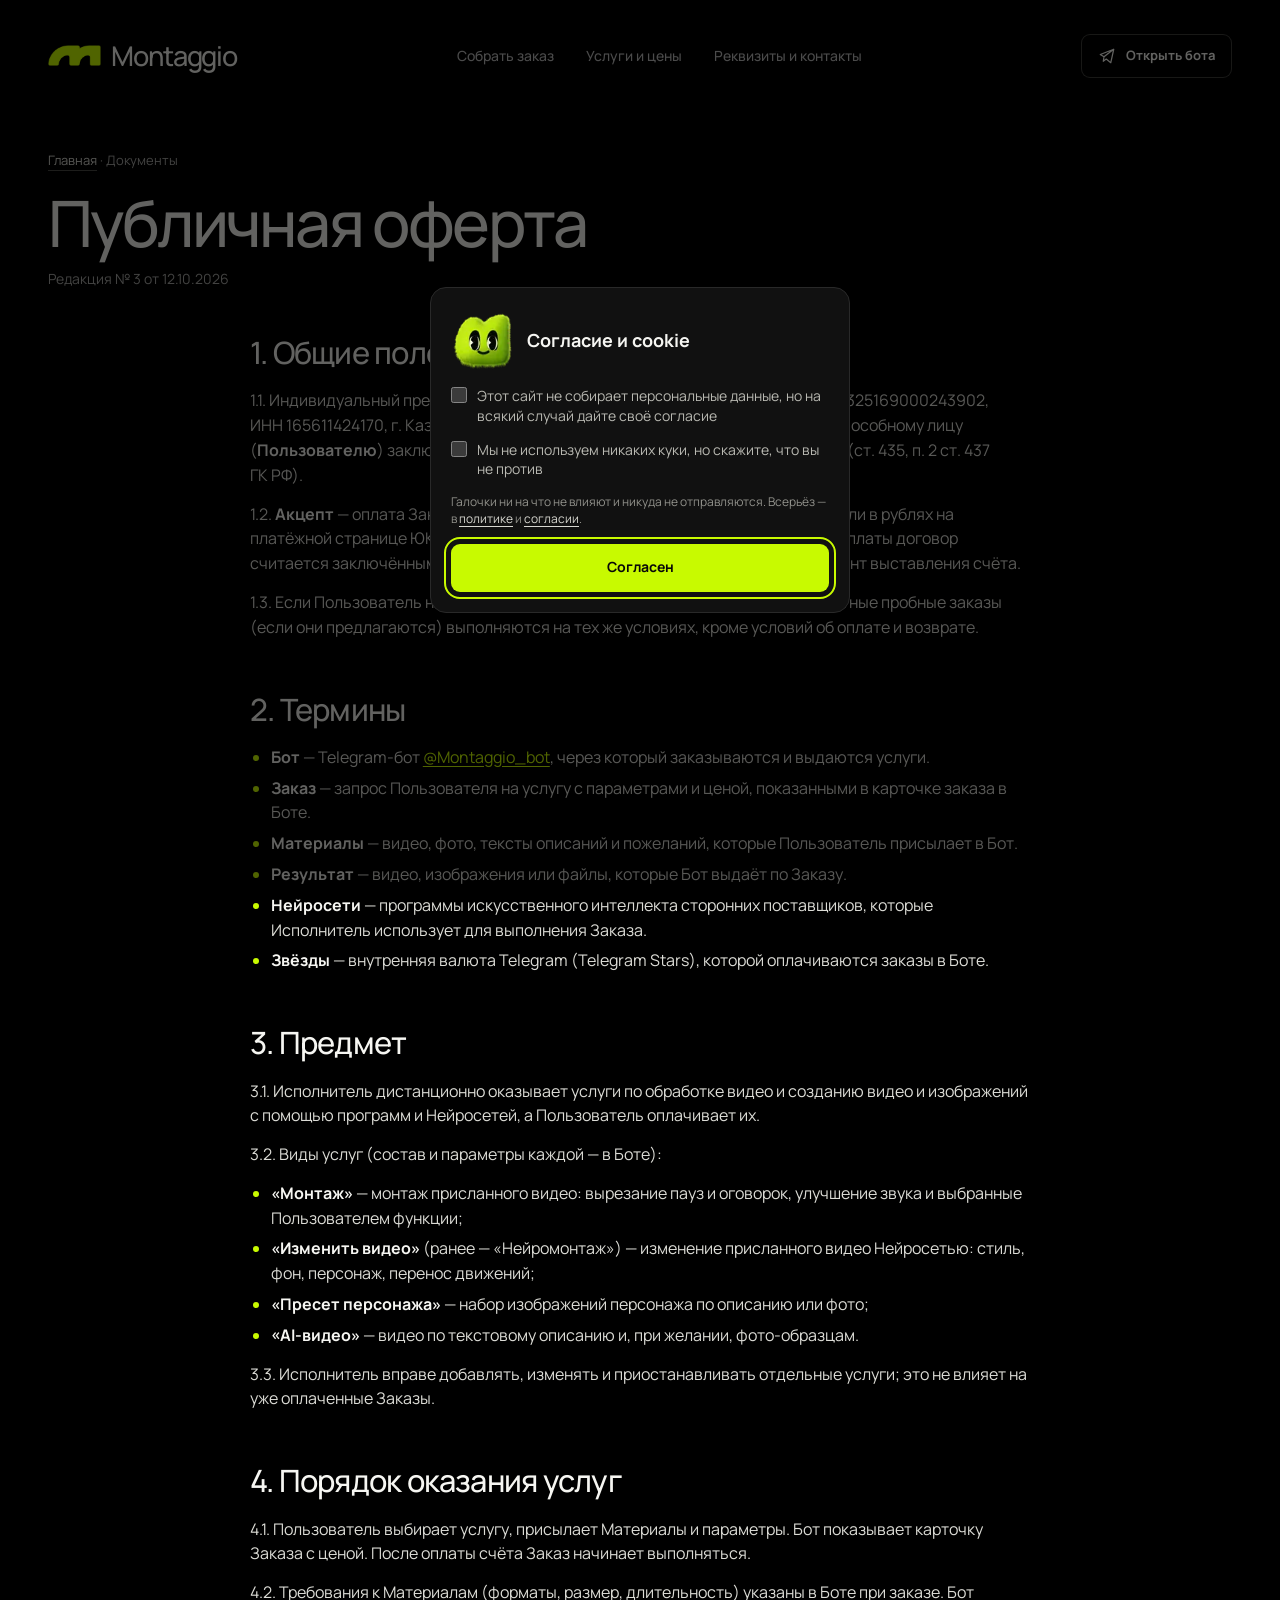
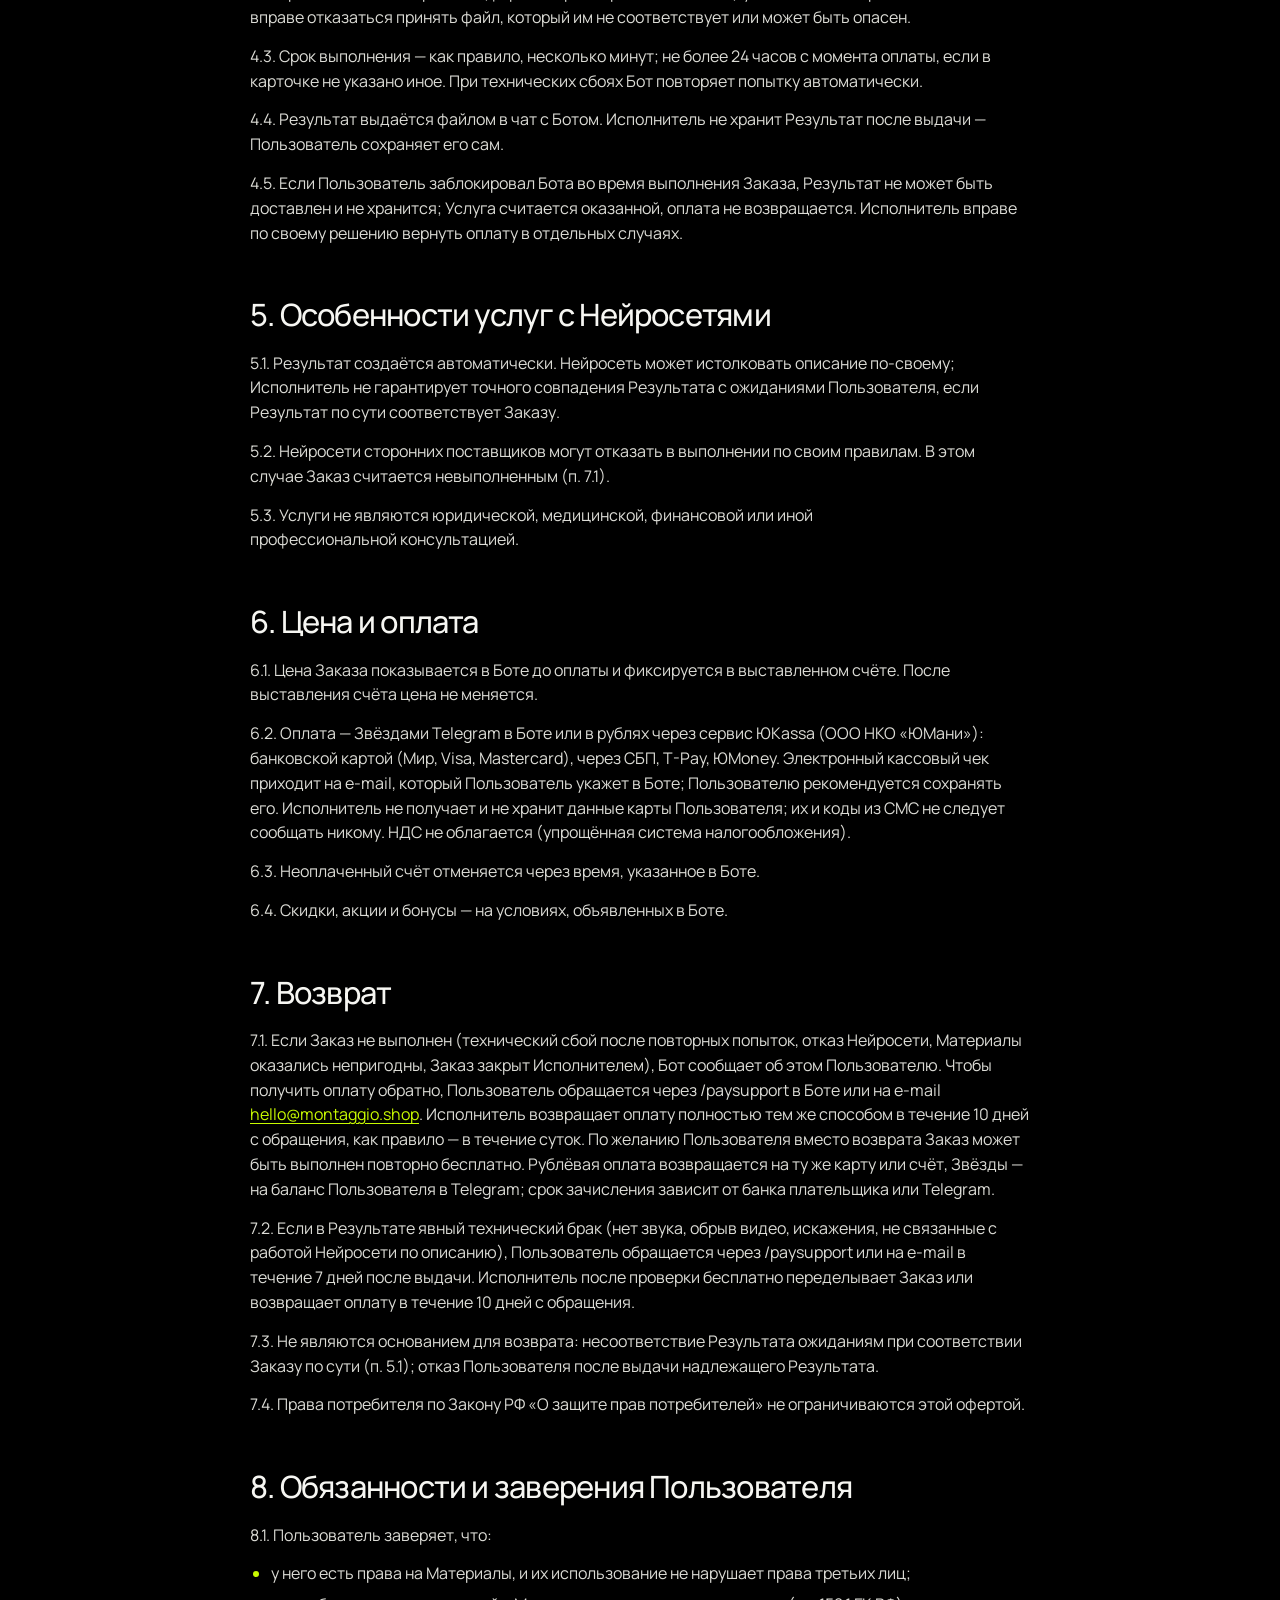
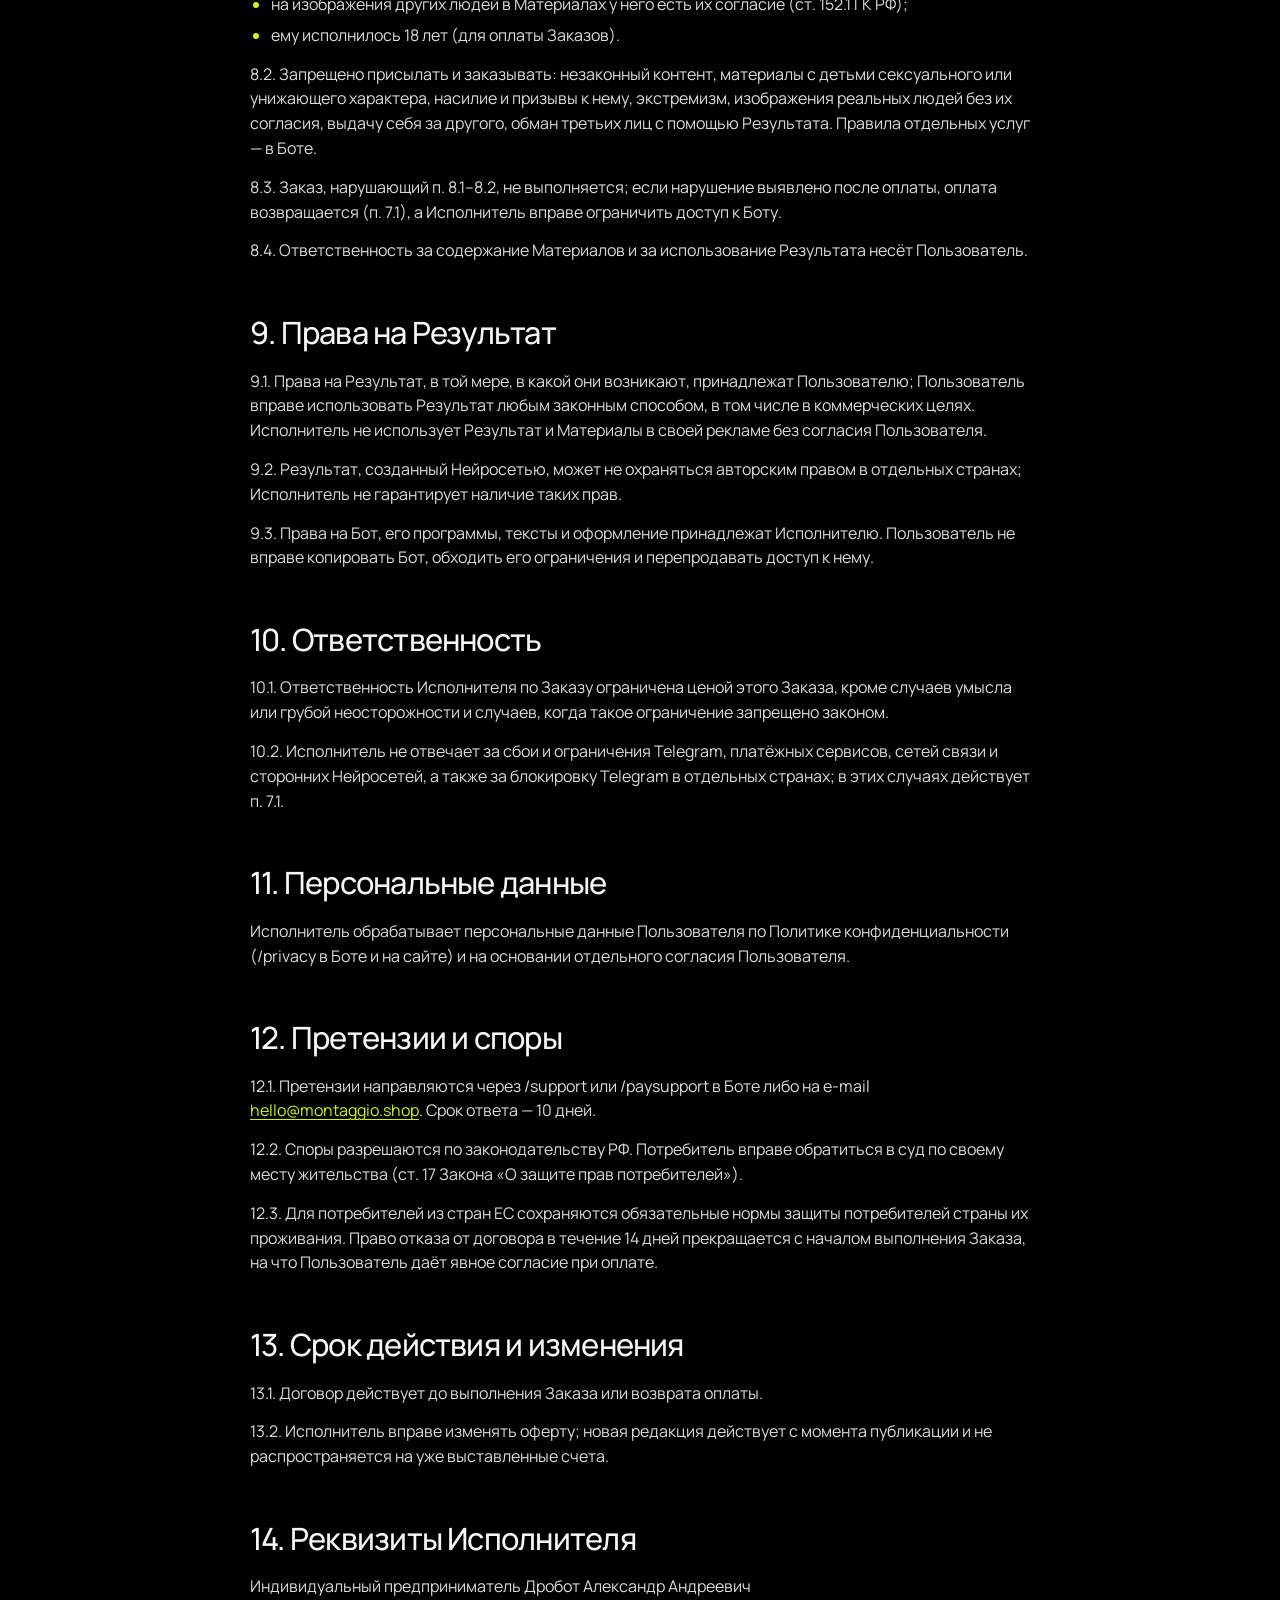
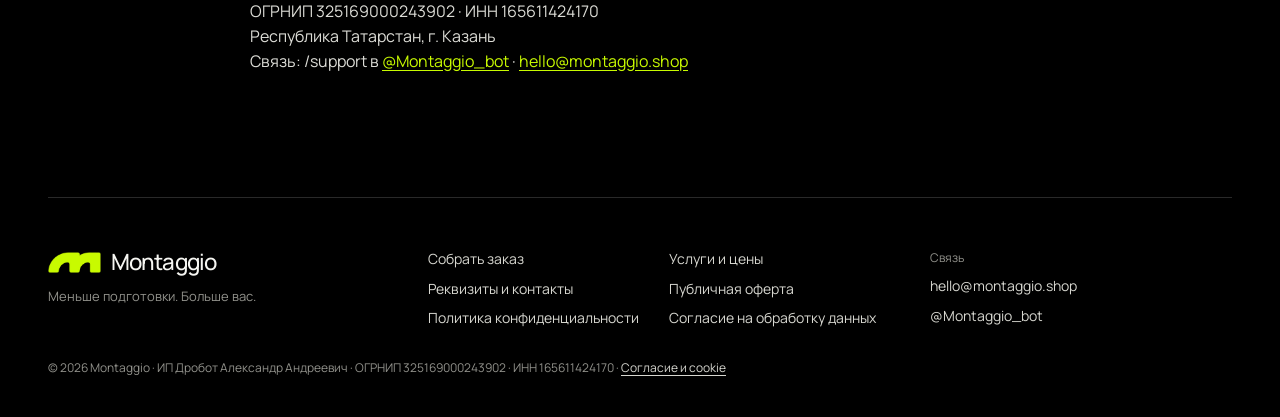
<file: offer.html>
<!doctype html>
<html lang="ru">
<head>
<meta charset="UTF-8"><meta name="viewport" content="width=device-width, initial-scale=1, viewport-fit=cover">
<meta http-equiv="Content-Security-Policy" content="default-src 'self'; script-src 'self'; style-src 'self' 'unsafe-inline'; img-src 'self'; font-src 'self'; connect-src 'self'; object-src 'none'; base-uri 'none'; form-action 'none'"><meta name="referrer" content="no-referrer">
<meta name="theme-color" content="#000000"><title>Публичная оферта — Montaggio</title>
<meta name="description" content="Публичная оферта на оказание услуг сервиса Montaggio: порядок заказа, цена, оплата и возврат.">
<link rel="icon" type="image/png" sizes="32x32" href="favicon-32.png?v=1"><link rel="apple-touch-icon" href="apple-touch-icon.png?v=1">
<link rel="stylesheet" href="assets/fonts.css?v=1"><link rel="stylesheet" href="style.css?v=15"><link rel="stylesheet" href="pages.css?v=5"><link rel="stylesheet" href="mobile.css?v=1">
<script src="mobile.js?v=1" defer></script>
</head>
<body>
<svg class="svg-library" aria-hidden="true" xmlns="http://www.w3.org/2000/svg"><symbol id="i-telegram" viewBox="0 0 24 24"><path d="m21 3-4 18-6-5-4 3 1-6L21 3ZM8 13l9-7M3 10l18-7-13 10-5-3Z"/></symbol><symbol id="i-check" viewBox="0 0 24 24"><path d="m5 12 4 4L19 6"/></symbol><symbol id="i-spark" viewBox="0 0 24 24"><path d="m12 3 2.5 6.5L21 12l-6.5 2.5L12 21l-2.5-6.5L3 12l6.5-2.5L12 3Z"/></symbol></svg>
<a class="skip" href="#main">К содержанию</a>
<header class="header wrap"><a class="wordmark" href="./" aria-label="Montaggio — главная"><span class="brand-mark" aria-hidden="true"></span><span>Montaggio</span></a><nav aria-label="Главное меню"><a href="order.html">Собрать заказ</a><a href="prices.html">Услуги и цены</a><a href="contacts.html">Реквизиты и контакты</a></nav><a class="button button-outline header-cta" href="https://t.me/Montaggio_bot" target="_blank" rel="noopener noreferrer"><svg class="icon" aria-hidden="true"><use href="#i-telegram"/></svg><span>Открыть бота</span></a><details class="m-menu"><summary aria-label="Меню"><span aria-hidden="true"></span></summary><nav aria-label="Меню"><a href="./">Главная</a><a href="order.html">Собрать заказ</a><a href="prices.html">Услуги и цены</a><a href="contacts.html">Реквизиты и контакты</a></nav></details></header>
<main id="main">
<section class="page-head wrap"><p class="breadcrumbs"><a href="./">Главная</a> · Документы</p><h1>Публичная оферта</h1><p class="meta">Редакция № 3 от 12.10.2026</p></section>
<article class="doc wrap">
<h2>1. Общие положения</h2>
<p>1.1. Индивидуальный предприниматель Дробот Александр Андреевич (ОГРНИП 325169000243902, ИНН 165611424170, г. Казань), далее — <strong>Исполнитель</strong>, предлагает любому дееспособному лицу (<strong>Пользователю</strong>) заключить договор оказания услуг на условиях этой оферты (ст. 435, п. 2 ст. 437 ГК РФ).</p>
<p>1.2. <strong>Акцепт</strong> — оплата Заказа, оформленного в Боте: Звёздами Telegram в Боте или в рублях на платёжной странице ЮKassa по ссылке из Бота (п. 3 ст. 438 ГК РФ). С момента оплаты договор считается заключённым на условиях редакции оферты, действовавшей в момент выставления счёта.</p>
<p>1.3. Если Пользователь не согласен с офертой, он не оплачивает заказ. Бесплатные пробные заказы (если они предлагаются) выполняются на тех же условиях, кроме условий об оплате и возврате.</p>
<h2>2. Термины</h2>
<ul><li><strong>Бот</strong> — Telegram-бот <a href="https://t.me/Montaggio_bot" target="_blank" rel="noopener noreferrer">@Montaggio_bot</a>, через который заказываются и выдаются услуги.</li><li><strong>Заказ</strong> — запрос Пользователя на услугу с параметрами и ценой, показанными в карточке заказа в Боте.</li><li><strong>Материалы</strong> — видео, фото, тексты описаний и пожеланий, которые Пользователь присылает в Бот.</li><li><strong>Результат</strong> — видео, изображения или файлы, которые Бот выдаёт по Заказу.</li><li><strong>Нейросети</strong> — программы искусственного интеллекта сторонних поставщиков, которые Исполнитель использует для выполнения Заказа.</li><li><strong>Звёзды</strong> — внутренняя валюта Telegram (Telegram Stars), которой оплачиваются заказы в Боте.</li></ul>
<h2>3. Предмет</h2>
<p>3.1. Исполнитель дистанционно оказывает услуги по обработке видео и созданию видео и изображений с помощью программ и Нейросетей, а Пользователь оплачивает их.</p>
<p>3.2. Виды услуг (состав и параметры каждой — в Боте):</p>
<ul><li><strong>«Монтаж»</strong> — монтаж присланного видео: вырезание пауз и оговорок, улучшение звука и выбранные Пользователем функции;</li><li><strong>«Изменить видео»</strong> (ранее — «Нейромонтаж») — изменение присланного видео Нейросетью: стиль, фон, персонаж, перенос движений;</li><li><strong>«Пресет персонажа»</strong> — набор изображений персонажа по описанию или фото;</li><li><strong>«AI-видео»</strong> — видео по текстовому описанию и, при желании, фото-образцам.</li></ul>
<p>3.3. Исполнитель вправе добавлять, изменять и приостанавливать отдельные услуги; это не влияет на уже оплаченные Заказы.</p>
<h2>4. Порядок оказания услуг</h2>
<p>4.1. Пользователь выбирает услугу, присылает Материалы и параметры. Бот показывает карточку Заказа с ценой. После оплаты счёта Заказ начинает выполняться.</p>
<p>4.2. Требования к Материалам (форматы, размер, длительность) указаны в Боте при заказе. Бот вправе отказаться принять файл, который им не соответствует или может быть опасен.</p>
<p>4.3. Срок выполнения — как правило, несколько минут; не более 24 часов с момента оплаты, если в карточке не указано иное. При технических сбоях Бот повторяет попытку автоматически.</p>
<p>4.4. Результат выдаётся файлом в чат с Ботом. Исполнитель не хранит Результат после выдачи — Пользователь сохраняет его сам.</p>
<p>4.5. Если Пользователь заблокировал Бота во время выполнения Заказа, Результат не может быть доставлен и не хранится; Услуга считается оказанной, оплата не возвращается. Исполнитель вправе по своему решению вернуть оплату в отдельных случаях.</p>
<h2>5. Особенности услуг с Нейросетями</h2>
<p>5.1. Результат создаётся автоматически. Нейросеть может истолковать описание по-своему; Исполнитель не гарантирует точного совпадения Результата с ожиданиями Пользователя, если Результат по сути соответствует Заказу.</p>
<p>5.2. Нейросети сторонних поставщиков могут отказать в выполнении по своим правилам. В этом случае Заказ считается невыполненным (п. 7.1).</p>
<p>5.3. Услуги не являются юридической, медицинской, финансовой или иной профессиональной консультацией.</p>
<h2>6. Цена и оплата</h2>
<p>6.1. Цена Заказа показывается в Боте до оплаты и фиксируется в выставленном счёте. После выставления счёта цена не меняется.</p>
<p>6.2. Оплата — Звёздами Telegram в Боте или в рублях через сервис ЮKassa (ООО НКО «ЮМани»): банковской картой (Мир, Visa, Mastercard), через СБП, T-Pay, ЮMoney. Электронный кассовый чек приходит на e-mail, который Пользователь укажет в Боте; Пользователю рекомендуется сохранять его. Исполнитель не получает и не хранит данные карты Пользователя; их и коды из СМС не следует сообщать никому. НДС не облагается (упрощённая система налогообложения).</p>
<p>6.3. Неоплаченный счёт отменяется через время, указанное в Боте.</p>
<p>6.4. Скидки, акции и бонусы — на условиях, объявленных в Боте.</p>
<h2>7. Возврат</h2>
<p>7.1. Если Заказ не выполнен (технический сбой после повторных попыток, отказ Нейросети, Материалы оказались непригодны, Заказ закрыт Исполнителем), Бот сообщает об этом Пользователю. Чтобы получить оплату обратно, Пользователь обращается через /paysupport в Боте или на e-mail <a href="mailto:hello@montaggio.shop">hello@montaggio.shop</a>. Исполнитель возвращает оплату полностью тем же способом в течение 10 дней с обращения, как правило — в течение суток. По желанию Пользователя вместо возврата Заказ может быть выполнен повторно бесплатно. Рублёвая оплата возвращается на ту же карту или счёт, Звёзды — на баланс Пользователя в Telegram; срок зачисления зависит от банка плательщика или Telegram.</p>
<p>7.2. Если в Результате явный технический брак (нет звука, обрыв видео, искажения, не связанные с работой Нейросети по описанию), Пользователь обращается через /paysupport или на e-mail в течение 7 дней после выдачи. Исполнитель после проверки бесплатно переделывает Заказ или возвращает оплату в течение 10 дней с обращения.</p>
<p>7.3. Не являются основанием для возврата: несоответствие Результата ожиданиям при соответствии Заказу по сути (п. 5.1); отказ Пользователя после выдачи надлежащего Результата.</p>
<p>7.4. Права потребителя по Закону РФ «О защите прав потребителей» не ограничиваются этой офертой.</p>
<h2>8. Обязанности и заверения Пользователя</h2>
<p>8.1. Пользователь заверяет, что:</p>
<ul><li>у него есть права на Материалы, и их использование не нарушает права третьих лиц;</li><li>на изображения других людей в Материалах у него есть их согласие (ст. 152.1 ГК РФ);</li><li>ему исполнилось 18 лет (для оплаты Заказов).</li></ul>
<p>8.2. Запрещено присылать и заказывать: незаконный контент, материалы с детьми сексуального или унижающего характера, насилие и призывы к нему, экстремизм, изображения реальных людей без их согласия, выдачу себя за другого, обман третьих лиц с помощью Результата. Правила отдельных услуг — в Боте.</p>
<p>8.3. Заказ, нарушающий п. 8.1–8.2, не выполняется; если нарушение выявлено после оплаты, оплата возвращается (п. 7.1), а Исполнитель вправе ограничить доступ к Боту.</p>
<p>8.4. Ответственность за содержание Материалов и за использование Результата несёт Пользователь.</p>
<h2>9. Права на Результат</h2>
<p>9.1. Права на Результат, в той мере, в какой они возникают, принадлежат Пользователю; Пользователь вправе использовать Результат любым законным способом, в том числе в коммерческих целях. Исполнитель не использует Результат и Материалы в своей рекламе без согласия Пользователя.</p>
<p>9.2. Результат, созданный Нейросетью, может не охраняться авторским правом в отдельных странах; Исполнитель не гарантирует наличие таких прав.</p>
<p>9.3. Права на Бот, его программы, тексты и оформление принадлежат Исполнителю. Пользователь не вправе копировать Бот, обходить его ограничения и перепродавать доступ к нему.</p>
<h2>10. Ответственность</h2>
<p>10.1. Ответственность Исполнителя по Заказу ограничена ценой этого Заказа, кроме случаев умысла или грубой неосторожности и случаев, когда такое ограничение запрещено законом.</p>
<p>10.2. Исполнитель не отвечает за сбои и ограничения Telegram, платёжных сервисов, сетей связи и сторонних Нейросетей, а также за блокировку Telegram в отдельных странах; в этих случаях действует п. 7.1.</p>
<h2>11. Персональные данные</h2>
<p>Исполнитель обрабатывает персональные данные Пользователя по Политике конфиденциальности (/privacy в Боте и на сайте) и на основании отдельного согласия Пользователя.</p>
<h2>12. Претензии и споры</h2>
<p>12.1. Претензии направляются через /support или /paysupport в Боте либо на e-mail <a href="mailto:hello@montaggio.shop">hello@montaggio.shop</a>. Срок ответа — 10 дней.</p>
<p>12.2. Споры разрешаются по законодательству РФ. Потребитель вправе обратиться в суд по своему месту жительства (ст. 17 Закона «О защите прав потребителей»).</p>
<p>12.3. Для потребителей из стран ЕС сохраняются обязательные нормы защиты потребителей страны их проживания. Право отказа от договора в течение 14 дней прекращается с началом выполнения Заказа, на что Пользователь даёт явное согласие при оплате.</p>
<h2>13. Срок действия и изменения</h2>
<p>13.1. Договор действует до выполнения Заказа или возврата оплаты.</p>
<p>13.2. Исполнитель вправе изменять оферту; новая редакция действует с момента публикации и не распространяется на уже выставленные счета.</p>
<h2>14. Реквизиты Исполнителя</h2>
<p>Индивидуальный предприниматель Дробот Александр Андреевич<br>
ОГРНИП 325169000243902 · ИНН 165611424170<br>
Республика Татарстан, г. Казань<br>
Связь: /support в <a href="https://t.me/Montaggio_bot" target="_blank" rel="noopener noreferrer">@Montaggio_bot</a> · <a href="mailto:hello@montaggio.shop">hello@montaggio.shop</a></p>
</article>
</main>
<footer class="site-footer wrap"><div class="site-footer-brand"><a class="wordmark" href="./" aria-label="Montaggio — главная"><span class="brand-mark" aria-hidden="true"></span><span>Montaggio</span></a><p>Меньше подготовки. Больше вас.</p></div><nav class="site-footer-links" aria-label="Разделы и документы"><a href="order.html">Собрать заказ</a><a href="prices.html">Услуги и цены</a><a href="contacts.html">Реквизиты и контакты</a><a href="offer.html">Публичная оферта</a><a href="privacy.html">Политика конфиденциальности</a><a href="consent.html">Согласие на обработку данных</a></nav><div class="site-footer-contact"><span>Связь</span><a href="mailto:hello@montaggio.shop">hello@montaggio.shop</a><a href="https://t.me/Montaggio_bot" target="_blank" rel="noopener noreferrer">@Montaggio_bot</a></div><p class="site-footer-legal">© 2026 Montaggio · ИП Дробот Александр Андреевич · ОГРНИП 325169000243902 · ИНН 165611424170 · <a class="joke-open" href="#joke-consent">Согласие и cookie</a></p><dialog class="joke-consent" id="joke-consent" aria-labelledby="joke-consent-title"><div class="joke-head"><span class="joke-cat" aria-hidden="true"><span class="joke-cat-frame"><img class="joke-cat-sheet" src="assets/mascot-laugh.webp?v=1" alt="" width="651" height="194" loading="lazy" decoding="async"></span></span><p class="joke-title" id="joke-consent-title">Согласие и cookie</p></div><label><input type="checkbox"><span>Этот сайт не собирает персональные данные, но на всякий случай дайте своё согласие</span></label><label><input type="checkbox"><span>Мы не используем никаких куки, но скажите, что вы не против</span></label><p class="joke-note">Галочки ни на что не влияют и никуда не отправляются. Всерьёз — в <a href="privacy.html">политике</a> и <a href="consent.html">согласии</a>.</p><p class="joke-thanks" aria-live="polite"><span>Спасибо! Записывать не будем — некуда.</span></p><button class="button button-lime joke-agree" type="button" autofocus>Согласен</button></dialog><script src="consent.js?v=2" defer></script></footer>
</body>
</html>
</file>
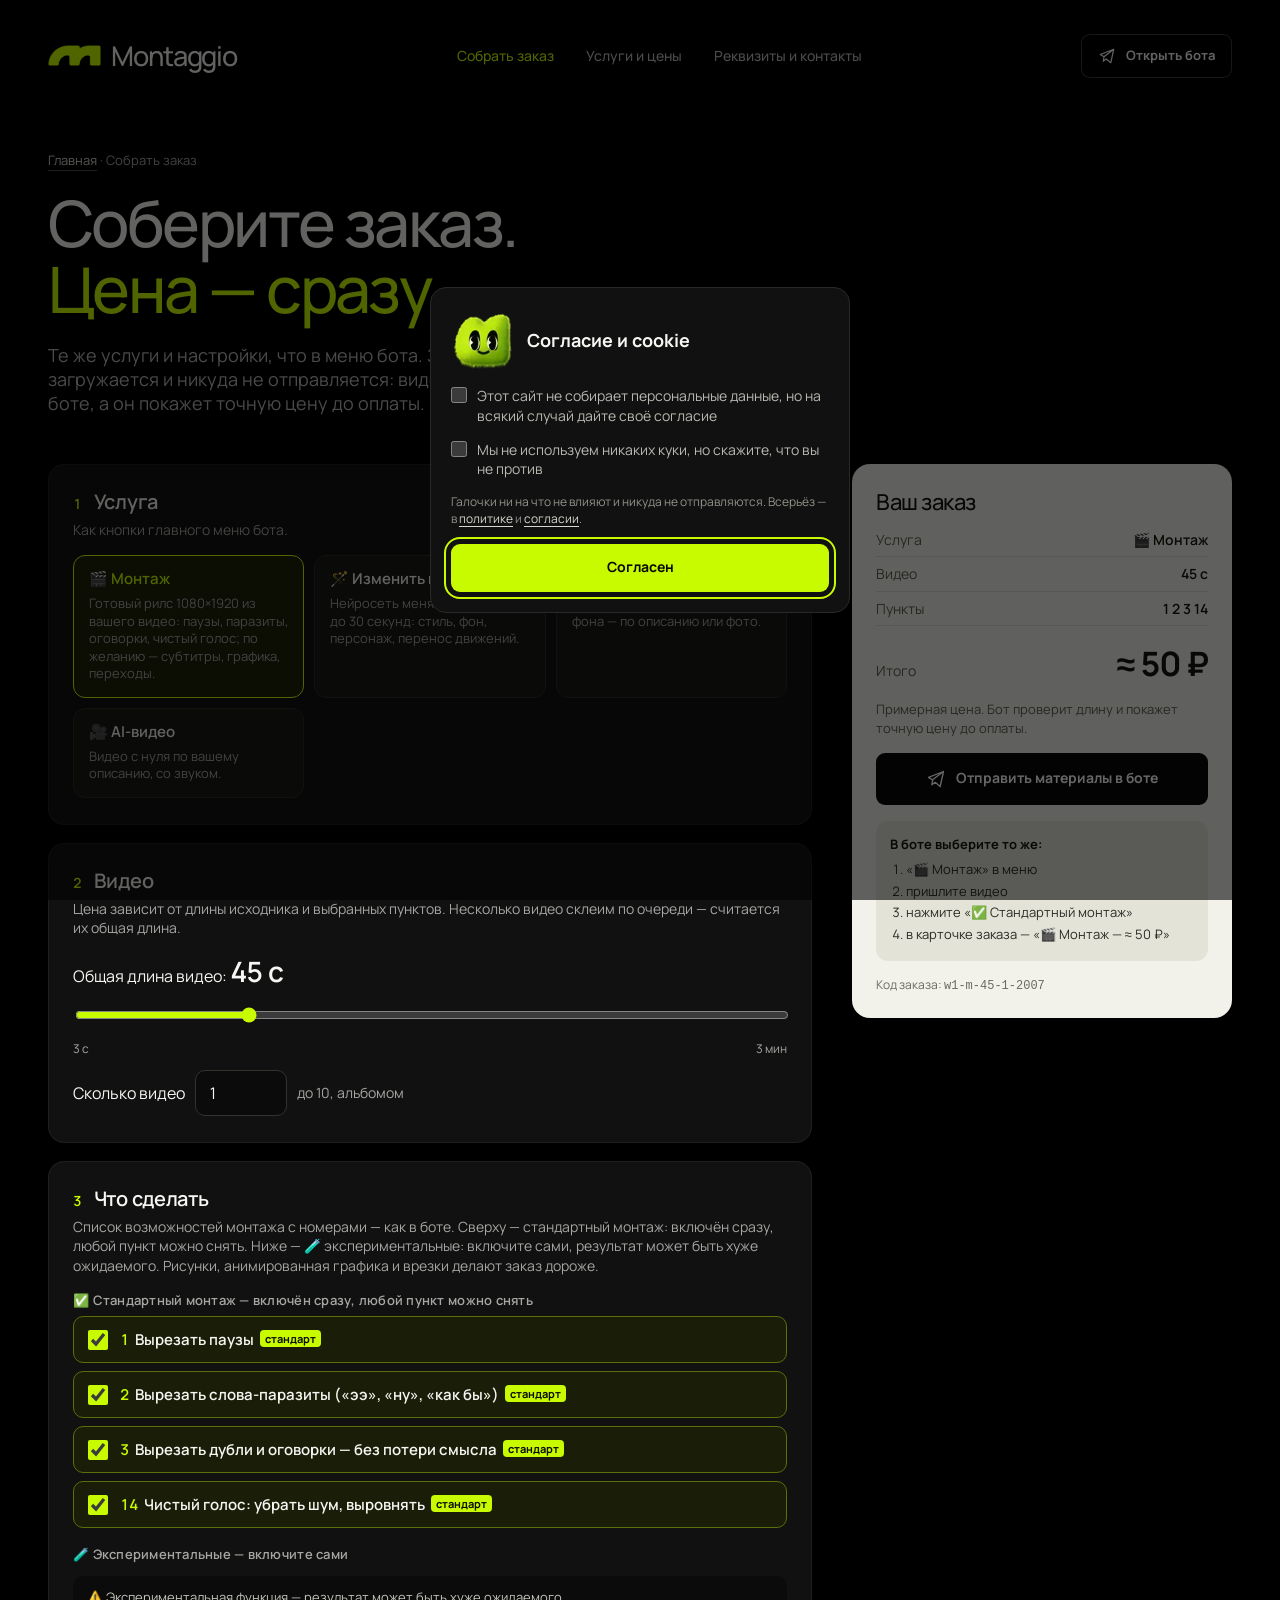
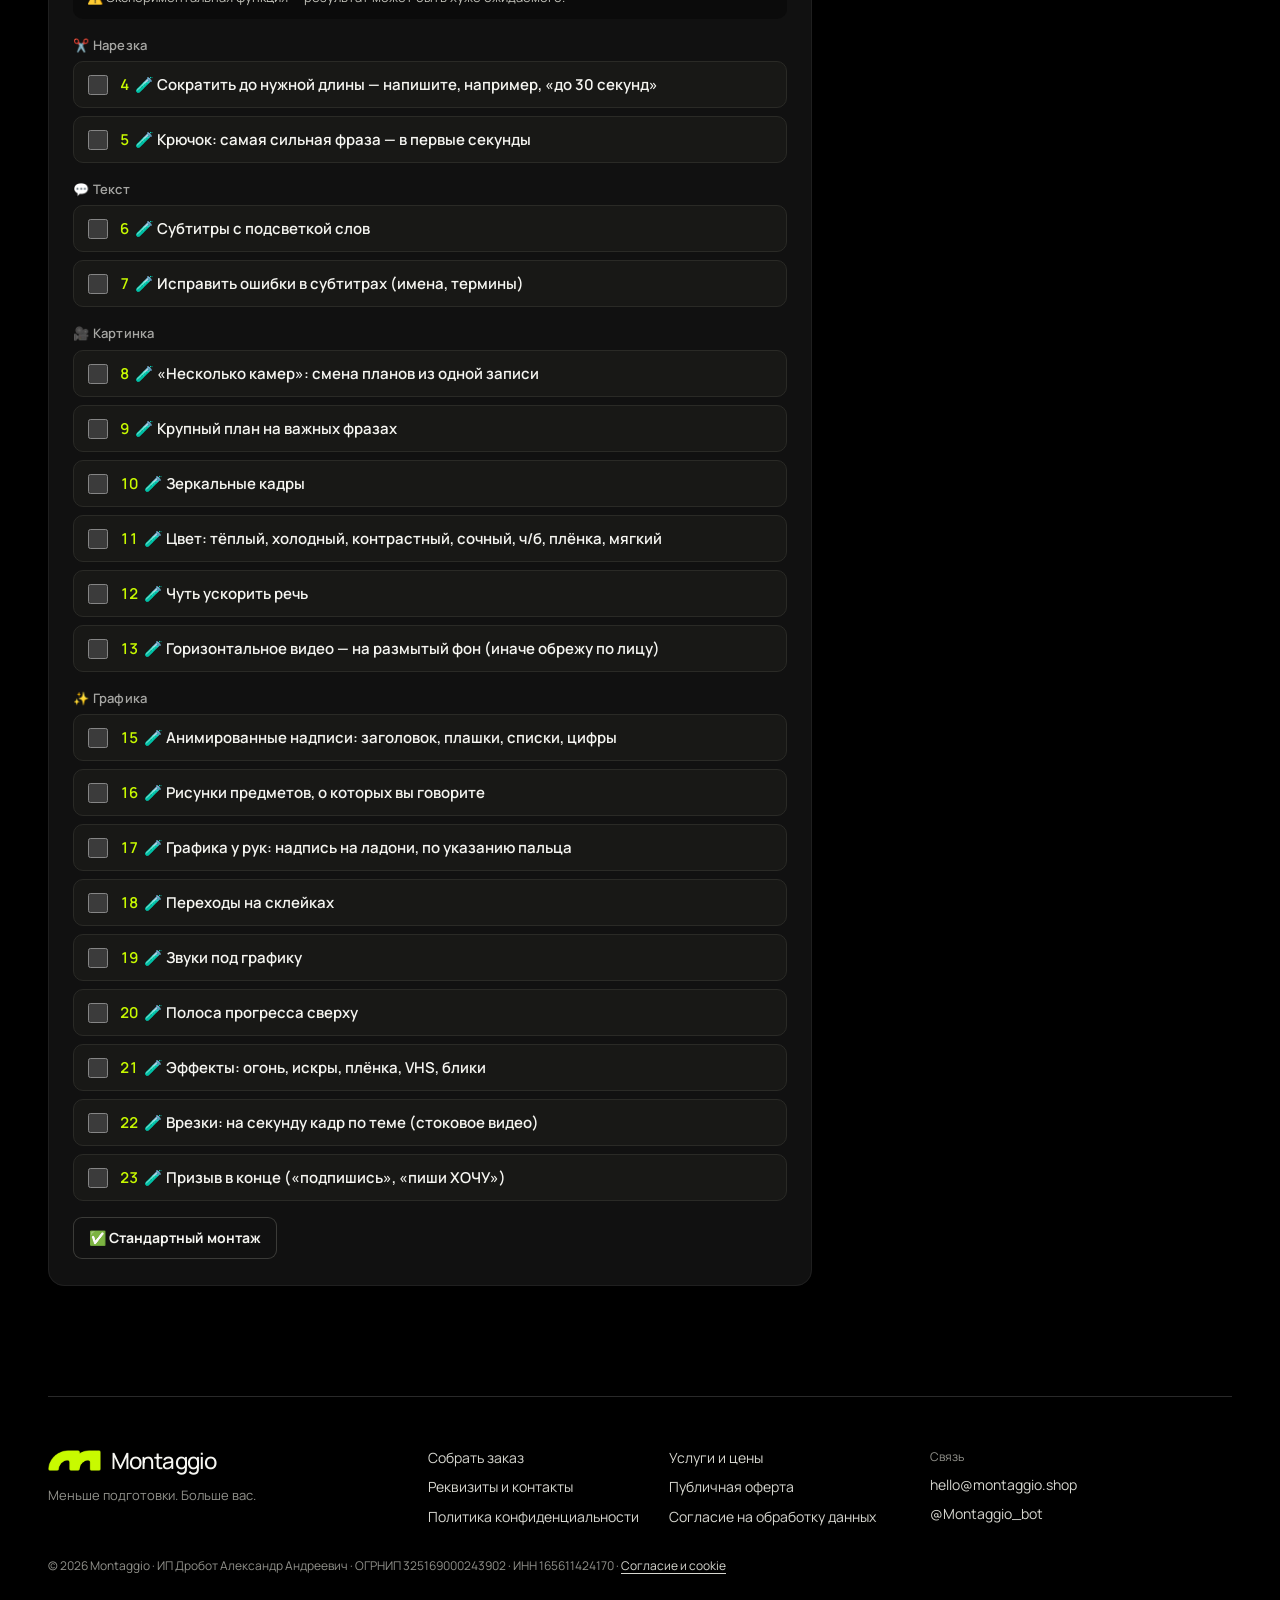
<file: order.html>
<!doctype html>
<html lang="ru">
<head>
<meta charset="UTF-8"><meta name="viewport" content="width=device-width, initial-scale=1, viewport-fit=cover">
<meta http-equiv="Content-Security-Policy" content="default-src 'self'; script-src 'self'; style-src 'self' 'unsafe-inline'; img-src 'self'; font-src 'self'; connect-src 'self'; object-src 'none'; base-uri 'none'; form-action 'none'"><meta name="referrer" content="no-referrer">
<meta name="theme-color" content="#000000"><title>Собрать заказ — Montaggio</title>
<meta name="description" content="Выберите услугу и параметры, как в боте Montaggio, и сразу увидите примерную цену. Материалы отправляются в боте.">
<link rel="icon" type="image/png" sizes="32x32" href="favicon-32.png?v=1"><link rel="apple-touch-icon" href="apple-touch-icon.png?v=1">
<link rel="stylesheet" href="assets/fonts.css?v=1"><link rel="stylesheet" href="style.css?v=15"><link rel="stylesheet" href="pages.css?v=5"><link rel="stylesheet" href="mobile.css?v=1">
<script src="mobile.js?v=1" defer></script>
</head>
<body>
<svg class="svg-library" aria-hidden="true" xmlns="http://www.w3.org/2000/svg"><symbol id="i-telegram" viewBox="0 0 24 24"><path d="m21 3-4 18-6-5-4 3 1-6L21 3ZM8 13l9-7M3 10l18-7-13 10-5-3Z"/></symbol><symbol id="i-check" viewBox="0 0 24 24"><path d="m5 12 4 4L19 6"/></symbol><symbol id="i-spark" viewBox="0 0 24 24"><path d="m12 3 2.5 6.5L21 12l-6.5 2.5L12 21l-2.5-6.5L3 12l6.5-2.5L12 3Z"/></symbol></svg>
<a class="skip" href="#main">К содержанию</a>
<header class="header wrap"><a class="wordmark" href="./" aria-label="Montaggio — главная"><span class="brand-mark" aria-hidden="true"></span><span>Montaggio</span></a><nav aria-label="Главное меню"><a href="order.html" aria-current="page">Собрать заказ</a><a href="prices.html">Услуги и цены</a><a href="contacts.html">Реквизиты и контакты</a></nav><a class="button button-outline header-cta" href="https://t.me/Montaggio_bot" target="_blank" rel="noopener noreferrer"><svg class="icon" aria-hidden="true"><use href="#i-telegram"/></svg><span>Открыть бота</span></a><details class="m-menu"><summary aria-label="Меню"><span aria-hidden="true"></span></summary><nav aria-label="Меню"><a href="./">Главная</a><a href="order.html" aria-current="page">Собрать заказ</a><a href="prices.html">Услуги и цены</a><a href="contacts.html">Реквизиты и контакты</a></nav></details></header>
<main id="main">
<section class="page-head wrap">
<p class="breadcrumbs"><a href="./">Главная</a> · Собрать заказ</p>
<h1>Соберите заказ.<br><span>Цена — сразу.</span></h1>
<p class="lead">Те же услуги и настройки, что в меню бота. Здесь ничего не загружается и никуда не отправляется: видео и фото вы пришлёте в боте, а он покажет точную цену до оплаты.</p>
</section>

<noscript><div class="wrap order-nojs">Чтобы посчитать цену на странице, включите JavaScript. Цены всех услуг — на странице <a href="prices.html">«Услуги и цены»</a>, заказ — в боте <a href="https://t.me/Montaggio_bot">@Montaggio_bot</a>.</div></noscript>

<form class="order wrap" id="order" hidden novalidate aria-label="Собрать заказ">
<div class="order-steps">

<fieldset class="step">
<legend class="step-title"><span class="step-no">1</span>Услуга</legend>
<p class="step-hint">Как кнопки главного меню бота.</p>
<div class="choices services-choice">
<label class="choice"><input type="radio" name="service" value="montage" checked><span class="face"><b>🎬 Монтаж</b><small>Готовый рилс 1080×1920 из вашего видео: паузы, паразиты, оговорки, чистый голос; по желанию — субтитры, графика, переходы.</small></span></label>
<label class="choice"><input type="radio" name="service" value="neuro"><span class="face"><b>🪄 Изменить видео</b><small>Нейросеть меняет ваше видео до 30 секунд: стиль, фон, персонаж, перенос движений.</small></span></label>
<label class="choice"><input type="radio" name="service" value="preset"><span class="face"><b>🧩 Пресет персонажа</b><small>Лист персонажа и 6 файлов без фона — по описанию или фото.</small></span></label>
<label class="choice"><input type="radio" name="service" value="aivideo"><span class="face"><b>🎥 AI-видео</b><small>Видео с нуля по вашему описанию, со звуком.</small></span></label>
<label class="choice"><input type="radio" name="service" value="sites"><span class="face"><b>🖥 Сайты и презентации</b><small>Промо-ролик 15–25 секунд по вашему сайту или презентации.</small></span></label>
</div>
<p class="svc-desc m-only" id="svc-desc"></p>
</fieldset>

<!-- 🎬 Монтаж -->
<fieldset class="step" data-service="montage">
<legend class="step-title"><span class="step-no">2</span>Видео</legend>
<p class="step-hint">Цена зависит от длины исходника и выбранных пунктов. Несколько видео склеим по очереди — считается их общая длина.</p>
<div class="field-row">
<div class="range-field"><label for="m-sec">Общая длина видео: <output id="m-sec-out" for="m-sec">45 с</output></label><input type="range" id="m-sec" name="m-sec" min="3" max="180" step="1" value="45"><div class="range-scale" aria-hidden="true"><span>3 с</span><span>3 мин</span></div></div>
<div class="num-field"><label for="m-clips">Сколько видео</label><button type="button" class="m-step m-only" data-step="-1" aria-label="Меньше видео">−</button><input type="number" id="m-clips" name="m-clips" min="1" max="10" step="1" value="1" inputmode="numeric"><button type="button" class="m-step m-only" data-step="1" aria-label="Больше видео">+</button><span>до 10, альбомом</span></div>
</div>
</fieldset>

<fieldset class="step" data-service="montage">
<legend class="step-title"><span class="step-no">3</span>Что сделать</legend>
<p class="step-hint">Список возможностей монтажа с номерами — как в боте. Сверху — стандартный монтаж: включён сразу, любой пункт можно снять. Ниже — 🧪 экспериментальные: включите сами, результат может быть хуже ожидаемого. Рисунки, анимированная графика и врезки делают заказ дороже.</p>
<div id="m-options"></div>
<p class="step-actions"><button type="button" class="button button-outline" id="m-standard">✅ Стандартный монтаж</button></p>
</fieldset>

<!-- 🪄 Изменить видео -->
<fieldset class="step" data-service="neuro">
<legend class="step-title"><span class="step-no">2</span>Режим</legend>
<p class="step-hint">Нейросеть меняет ваше видео. Выберите, что сделать.</p>
<div class="choices">
<label class="choice"><input type="radio" name="n-mode" value="redraw" checked><span class="face"><b>🎨 Перерисовка</b><small>Нейросеть перерисовывает весь ролик: стиль, фон, свет, одежду. Нужен промпт, картинка-образец — по желанию.</small></span></label>
<label class="choice"><input type="radio" name="n-mode" value="replace"><span class="face"><b>🔁 Замена</b><small>Меняет персонажа или предмет в видео на ваш образец. Нужны промпт и картинка-образец.</small></span></label>
<!-- в архиве с 13.10 (HIDDEN_MODES в order.js): <label class="choice"><input type="radio" name="n-mode" value="motion"><span class="face"><b>🕺 Перенос движения</b><small>Персонаж с картинки повторяет ваши движения и жесты. Нужна картинка-образец, промпт — по желанию.</small></span></label> -->
</div>
</fieldset>

<fieldset class="step" data-service="neuro">
<legend class="step-title"><span class="step-no">3</span>Длина видео</legend>
<p class="step-hint">Видео от 4 до 30 секунд.</p>
<div class="range-field"><label for="n-sec">Длина: <output id="n-sec-out" for="n-sec">10 с</output></label><input type="range" id="n-sec" name="n-sec" min="4" max="30" step="1" value="10"><div class="range-scale" aria-hidden="true"><span>4 с</span><span>30 с</span></div></div>
</fieldset>

<fieldset class="step" data-service="neuro">
<legend class="step-title"><span class="step-no">4</span>Качество</legend>
<p class="step-hint">Цена на кнопках — примерная, точная — в карточке бота. 720p заметно чётче 480p.</p>
<div class="choices compact" data-quality-for="neuro">
<label class="choice"><input type="radio" name="n-q" value="480p"><span class="face"><b>480p</b><small data-q-price="480p"></small></span></label>
<label class="choice"><input type="radio" name="n-q" value="720p" checked><span class="face"><b>720p</b><small data-q-price="720p"></small></span></label>
<label class="choice"><input type="radio" name="n-q" value="1080p"><span class="face"><b>1080p</b><small data-q-price="1080p"></small></span></label>
</div>
</fieldset>

<!-- 🧩 Пресет персонажа -->
<fieldset class="step" data-service="preset">
<legend class="step-title"><span class="step-no">2</span>Стиль</legend>
<p class="step-hint">В боте опишите персонажа и/или пришлите 1–3 фото. Получите лист персонажа (PNG и PDF) и 6 файлов без фона.</p>
<div class="choices compact">
<label class="choice"><input type="radio" name="p-style" value="real" checked><span class="face"><b>📷 Реализм</b></span></label>
<label class="choice"><input type="radio" name="p-style" value="cartoon"><span class="face"><b>🎨 Мультфильм</b></span></label>
<label class="choice"><input type="radio" name="p-style" value="anime"><span class="face"><b>🌸 Аниме</b></span></label>
<label class="choice"><input type="radio" name="p-style" value="3d"><span class="face"><b>🧸 3D</b></span></label>
</div>
</fieldset>

<!-- 🎥 AI-видео -->
<fieldset class="step" data-service="aivideo">
<legend class="step-title"><span class="step-no">2</span>Формат</legend>
<p class="step-hint">Если формат назван в описании, бот предложит его сам.</p>
<div class="choices compact">
<label class="choice"><input type="radio" name="v-ratio" value="9:16" checked><span class="face"><b>9:16</b><small>вертикальное</small></span></label>
<label class="choice"><input type="radio" name="v-ratio" value="16:9"><span class="face"><b>16:9</b><small>горизонтальное</small></span></label>
<label class="choice"><input type="radio" name="v-ratio" value="1:1"><span class="face"><b>1:1</b><small>квадрат</small></span></label>
<label class="choice"><input type="radio" name="v-ratio" value="4:3"><span class="face"><b>4:3</b></span></label>
<label class="choice"><input type="radio" name="v-ratio" value="3:4"><span class="face"><b>3:4</b></span></label>
<label class="choice"><input type="radio" name="v-ratio" value="21:9"><span class="face"><b>21:9</b><small>широкое кино</small></span></label>
<label class="choice"><input type="radio" name="v-ratio" value="adaptive"><span class="face"><b>Авто</b><small>на выбор нейросети</small></span></label>
</div>
</fieldset>

<fieldset class="step" data-service="aivideo">
<legend class="step-title"><span class="step-no">3</span>Длительность</legend>
<p class="step-hint">От 4 до 30 секунд.</p>
<div class="range-field"><label for="v-sec">Длительность: <output id="v-sec-out" for="v-sec">10 с</output></label><input type="range" id="v-sec" name="v-sec" min="4" max="30" step="1" value="10"><div class="range-scale" aria-hidden="true"><span>4 с</span><span>30 с</span></div></div>
</fieldset>

<fieldset class="step" data-service="aivideo">
<legend class="step-title"><span class="step-no">4</span>Качество</legend>
<p class="step-hint">Цена на кнопках — примерная, точная — в карточке бота.</p>
<div class="choices compact" data-quality-for="aivideo">
<label class="choice"><input type="radio" name="v-q" value="480p"><span class="face"><b>480p</b><small data-q-price="480p"></small></span></label>
<label class="choice"><input type="radio" name="v-q" value="720p" checked><span class="face"><b>720p</b><small data-q-price="720p"></small></span></label>
<label class="choice"><input type="radio" name="v-q" value="1080p"><span class="face"><b>1080p</b><small data-q-price="1080p"></small></span></label>
</div>
</fieldset>

<fieldset class="step" data-service="aivideo">
<legend class="step-title"><span class="step-no">5</span>Звук и надпись</legend>
<p class="step-hint">Звук есть всегда: голоса, звуки и музыка подбираются сами.</p>
<ul class="opt-list">
<li><label class="opt"><input type="checkbox" name="v-text" id="v-text"><span><b>✍️ Надпись в кадре</b><small>Напишите её в описании в кавычках: до 30 знаков, не больше двух надписей, без контактов. Постараемся передать её точно.</small></span></label></li>
</ul>
</fieldset>

<!-- 🖥 Сайты и презентации -->
<fieldset class="step" data-service="sites">
<legend class="step-title"><span class="step-no">2</span>Формат ролика</legend>
<p class="step-hint">В боте пришлёте ссылку на сайт или файл презентации — PDF или PPTX, до 50 МБ и 50 страниц. Без закадрового голоса.</p>
<div class="choices compact">
<label class="choice"><input type="radio" name="b-format" value="vertical" checked><span class="face"><b>📱 Вертикальный</b></span></label>
<label class="choice"><input type="radio" name="b-format" value="horizontal"><span class="face"><b>🖥 Горизонтальный</b></span></label>
<label class="choice"><input type="radio" name="b-format" value="square"><span class="face"><b>⬛ Квадрат</b></span></label>
</div>
</fieldset>
</div>

<aside class="summary" aria-labelledby="sum-title">
<h2 id="sum-title">Ваш заказ</h2>
<dl id="sum-list"></dl>
<div class="total" aria-live="polite" aria-atomic="true"><span>Итого</span><strong id="sum-price">—</strong></div>
<p class="price-note" id="sum-note"></p>
<a class="button" id="sum-go" href="https://t.me/Montaggio_bot" target="_blank" rel="noopener noreferrer"><svg class="icon" aria-hidden="true"><use href="#i-telegram"/></svg>Отправить материалы в боте</a>
<div class="hint"><strong data-m-fold-head>В боте выберите то же:</strong><ol id="sum-hint"></ol></div>
<p class="code-line">Код заказа: <code id="sum-code"></code></p>
</aside>
</form>
</main>
<footer class="site-footer wrap"><div class="site-footer-brand"><a class="wordmark" href="./" aria-label="Montaggio — главная"><span class="brand-mark" aria-hidden="true"></span><span>Montaggio</span></a><p>Меньше подготовки. Больше вас.</p></div><nav class="site-footer-links" aria-label="Разделы и документы"><a href="order.html">Собрать заказ</a><a href="prices.html">Услуги и цены</a><a href="contacts.html">Реквизиты и контакты</a><a href="offer.html">Публичная оферта</a><a href="privacy.html">Политика конфиденциальности</a><a href="consent.html">Согласие на обработку данных</a></nav><div class="site-footer-contact"><span>Связь</span><a href="mailto:hello@montaggio.shop">hello@montaggio.shop</a><a href="https://t.me/Montaggio_bot" target="_blank" rel="noopener noreferrer">@Montaggio_bot</a></div><p class="site-footer-legal">© 2026 Montaggio · ИП Дробот Александр Андреевич · ОГРНИП 325169000243902 · ИНН 165611424170 · <a class="joke-open" href="#joke-consent">Согласие и cookie</a></p><dialog class="joke-consent" id="joke-consent" aria-labelledby="joke-consent-title"><div class="joke-head"><span class="joke-cat" aria-hidden="true"><span class="joke-cat-frame"><img class="joke-cat-sheet" src="assets/mascot-laugh.webp?v=1" alt="" width="651" height="194" loading="lazy" decoding="async"></span></span><p class="joke-title" id="joke-consent-title">Согласие и cookie</p></div><label><input type="checkbox"><span>Этот сайт не собирает персональные данные, но на всякий случай дайте своё согласие</span></label><label><input type="checkbox"><span>Мы не используем никаких куки, но скажите, что вы не против</span></label><p class="joke-note">Галочки ни на что не влияют и никуда не отправляются. Всерьёз — в <a href="privacy.html">политике</a> и <a href="consent.html">согласии</a>.</p><p class="joke-thanks" aria-live="polite"><span>Спасибо! Записывать не будем — некуда.</span></p><button class="button button-lime joke-agree" type="button" autofocus>Согласен</button></dialog><script src="consent.js?v=2" defer></script></footer>
<div class="m-bar" hidden><div class="m-bar-in"><div class="m-bar-price"><span>Итого</span><strong id="bar-price">—</strong></div><a class="button button-lime" id="bar-go" href="https://t.me/Montaggio_bot" target="_blank" rel="noopener noreferrer"><svg class="icon" aria-hidden="true"><use href="#i-telegram"/></svg>Отправить в бота</a></div></div>
<script src="order.js?v=9" defer></script>
</body>
</html>
</file>
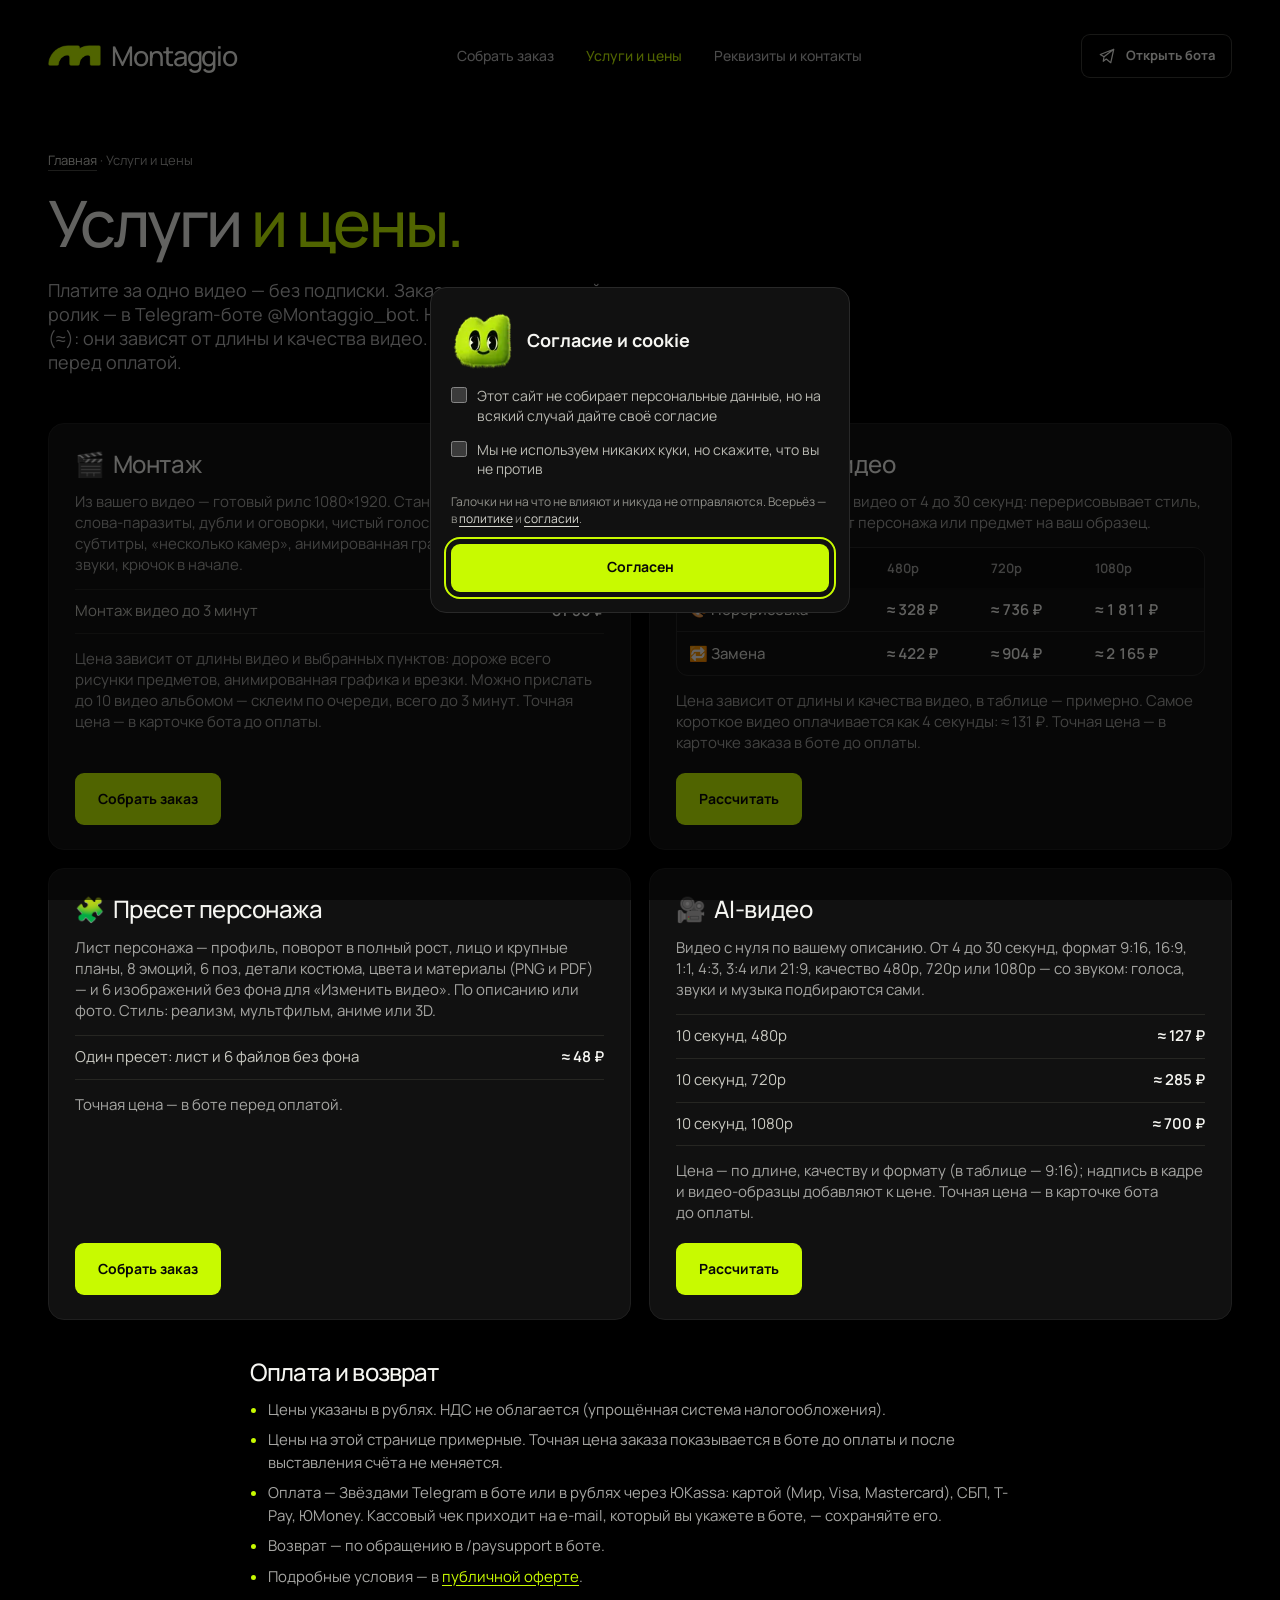
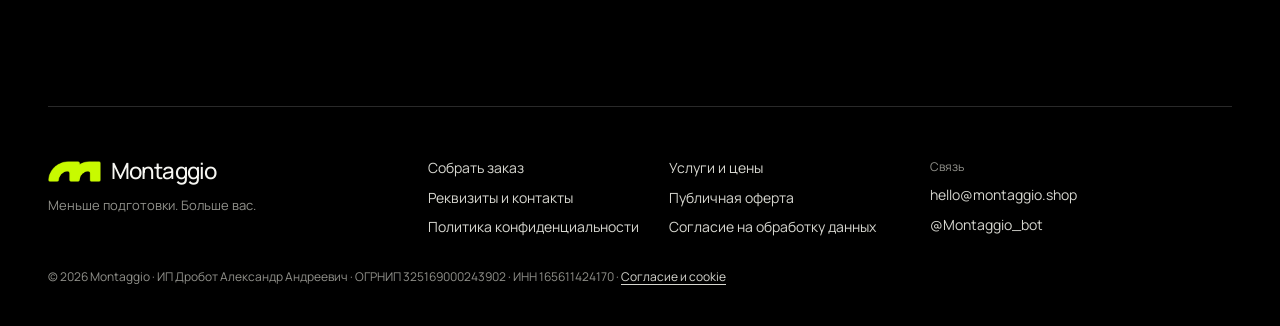
<file: prices.html>
<!doctype html>
<html lang="ru">
<head>
<meta charset="UTF-8"><meta name="viewport" content="width=device-width, initial-scale=1, viewport-fit=cover">
<meta http-equiv="Content-Security-Policy" content="default-src 'self'; script-src 'self'; style-src 'self' 'unsafe-inline'; img-src 'self'; font-src 'self'; connect-src 'self'; object-src 'none'; base-uri 'none'; form-action 'none'"><meta name="referrer" content="no-referrer">
<meta name="theme-color" content="#000000"><title>Услуги и цены — Montaggio</title>
<meta name="description" content="Цены Montaggio: монтаж видео, «Изменить видео», пресет персонажа, AI-видео. Цена считается по заказу, точная — в боте до оплаты.">
<link rel="icon" type="image/png" sizes="32x32" href="favicon-32.png?v=1"><link rel="apple-touch-icon" href="apple-touch-icon.png?v=1">
<link rel="stylesheet" href="assets/fonts.css?v=1"><link rel="stylesheet" href="style.css?v=15"><link rel="stylesheet" href="pages.css?v=5"><link rel="stylesheet" href="mobile.css?v=1">
<script src="mobile.js?v=1" defer></script>
</head>
<body>
<svg class="svg-library" aria-hidden="true" xmlns="http://www.w3.org/2000/svg"><symbol id="i-telegram" viewBox="0 0 24 24"><path d="m21 3-4 18-6-5-4 3 1-6L21 3ZM8 13l9-7M3 10l18-7-13 10-5-3Z"/></symbol><symbol id="i-check" viewBox="0 0 24 24"><path d="m5 12 4 4L19 6"/></symbol><symbol id="i-spark" viewBox="0 0 24 24"><path d="m12 3 2.5 6.5L21 12l-6.5 2.5L12 21l-2.5-6.5L3 12l6.5-2.5L12 3Z"/></symbol></svg>
<a class="skip" href="#main">К содержанию</a>
<header class="header wrap"><a class="wordmark" href="./" aria-label="Montaggio — главная"><span class="brand-mark" aria-hidden="true"></span><span>Montaggio</span></a><nav aria-label="Главное меню"><a href="order.html">Собрать заказ</a><a href="prices.html" aria-current="page">Услуги и цены</a><a href="contacts.html">Реквизиты и контакты</a></nav><a class="button button-outline header-cta" href="https://t.me/Montaggio_bot" target="_blank" rel="noopener noreferrer"><svg class="icon" aria-hidden="true"><use href="#i-telegram"/></svg><span>Открыть бота</span></a><details class="m-menu"><summary aria-label="Меню"><span aria-hidden="true"></span></summary><nav aria-label="Меню"><a href="./">Главная</a><a href="order.html">Собрать заказ</a><a href="prices.html" aria-current="page">Услуги и цены</a><a href="contacts.html">Реквизиты и контакты</a></nav></details></header>
<main id="main">
<section class="page-head wrap">
<p class="breadcrumbs"><a href="./">Главная</a> · Услуги и цены</p>
<h1>Услуги <span>и цены.</span></h1>
<p class="lead">Платите за одно видео — без подписки. Заказ, оплата и готовый ролик — в Telegram-боте @Montaggio_bot. Ниже — примерные цены (≈): они зависят от длины и качества видео. Точная цена — в боте перед оплатой.</p>
</section>

<section class="services wrap" aria-label="Услуги">
<article class="service-card" id="montage">
<h2><span class="emoji" aria-hidden="true">🎬</span>Монтаж</h2>
<p>Из вашего видео — готовый рилс 1080×1920. Стандартный монтаж: паузы, слова-паразиты, дубли и оговорки, чистый голос. По желанию — субтитры, «несколько камер», анимированная графика, переходы и звуки, крючок в начале.</p>
<ul class="price-rows">
<li><span>Монтаж видео до 3 минут</span><strong data-price="montage-min">от 50 ₽</strong></li>
</ul>
<p data-m-fold="От чего зависит цена">Цена зависит от длины видео и выбранных пунктов: дороже всего рисунки предметов, анимированная графика и врезки. Можно прислать до 10 видео альбомом — склеим по очереди, всего до 3 минут. Точная цена — в карточке бота до оплаты.</p>
<div class="card-foot"><a class="button button-lime" href="order.html#w1-m-45-1-2007">Собрать заказ</a></div>
</article>

<article class="service-card" id="neuro">
<h2><span class="emoji" aria-hidden="true">🪄</span>Изменить видео</h2>
<p>Нейросеть меняет ваше видео от 4 до 30 секунд: перерисовывает стиль, фон и свет или заменяет персонажа или предмет на ваш образец.</p>
<div class="table-scroll"><table class="price-table">
<thead><tr><th scope="col">Видео 10 с</th><th scope="col">480p</th><th scope="col">720p</th><th scope="col">1080p</th></tr></thead>
<tbody>
<tr><th scope="row">🎨 Перерисовка</th><td data-price="neuro-redraw-480p-10">≈ 328 ₽</td><td data-price="neuro-redraw-720p-10">≈ 736 ₽</td><td data-price="neuro-redraw-1080p-10">≈ 1 811 ₽</td></tr>
<tr><th scope="row">🔁 Замена</th><td data-price="neuro-replace-480p-10">≈ 422 ₽</td><td data-price="neuro-replace-720p-10">≈ 904 ₽</td><td data-price="neuro-replace-1080p-10">≈ 2 165 ₽</td></tr>
<!-- в архиве с 13.10: <tr><th scope="row">🕺 Перенос движения</th><td data-price="neuro-motion-480p-10">≈ 422 ₽</td><td data-price="neuro-motion-720p-10">≈ 904 ₽</td><td data-price="neuro-motion-1080p-10">≈ 2 165 ₽</td></tr> -->
</tbody></table></div>
<p data-m-fold="От чего зависит цена">Цена зависит от длины и качества видео, в таблице — примерно. Самое короткое видео оплачивается как 4 секунды: <span data-price="neuro-redraw-480p-min">≈ 131 ₽</span>. Точная цена — в карточке заказа в боте до оплаты.</p>
<div class="card-foot"><a class="button button-lime" href="order.html#w1-n-r-10-720">Рассчитать</a></div>
</article>

<article class="service-card" id="preset">
<h2><span class="emoji" aria-hidden="true">🧩</span>Пресет персонажа</h2>
<p>Лист персонажа — профиль, поворот в полный рост, лицо и крупные планы, 8 эмоций, 6 поз, детали костюма, цвета и материалы (PNG и PDF) — и 6 изображений без фона для «Изменить видео». По описанию или фото. Стиль: реализм, мультфильм, аниме или 3D.</p>
<ul class="price-rows">
<li><span>Один пресет: лист и 6 файлов без фона</span><strong data-price="preset">≈ 48 ₽</strong></li>
</ul>
<p>Точная цена — в боте перед оплатой.</p>
<div class="card-foot"><a class="button button-lime" href="order.html#w1-p-r">Собрать заказ</a></div>
</article>

<article class="service-card" id="aivideo">
<h2><span class="emoji" aria-hidden="true">🎥</span>AI-видео</h2>
<p>Видео с нуля по вашему описанию. От 4 до 30 секунд, формат 9:16, 16:9, 1:1, 4:3, 3:4 или 21:9, качество 480p, 720p или 1080p — со звуком: голоса, звуки и музыка подбираются сами.</p>
<ul class="price-rows">
<li><span>10 секунд, 480p</span><strong data-price="aiv-10-480p">≈ 127 ₽</strong></li>
<li><span>10 секунд, 720p</span><strong data-price="aiv-10-720p">≈ 285 ₽</strong></li>
<li><span>10 секунд, 1080p</span><strong data-price="aiv-10-1080p">≈ 700 ₽</strong></li>
</ul>
<p data-m-fold="От чего зависит цена">Цена — по длине, качеству и формату (в таблице — 9:16); надпись в кадре и видео-образцы добавляют к цене. Точная цена — в карточке бота до оплаты.</p>
<div class="card-foot"><a class="button button-lime" href="order.html#w1-v-916-10-720-0">Рассчитать</a></div>
</article>

</section>

<section class="prices-notes wrap" aria-labelledby="pay-title">
<h2 id="pay-title" data-m-fold-head>Оплата и возврат</h2>
<ul>
<li>Цены указаны в рублях. НДС не облагается (упрощённая система налогообложения).</li>
<li>Цены на этой странице примерные. Точная цена заказа показывается в боте до оплаты и после выставления счёта не меняется.</li>
<li>Оплата — Звёздами Telegram в боте или в рублях через ЮKassa: картой (Мир, Visa, Mastercard), СБП, T-Pay, ЮMoney. Кассовый чек приходит на e-mail, который вы укажете в боте, — сохраняйте его.</li>
<li>Возврат — по обращению в /paysupport в боте.</li>
<li>Подробные условия — в <a href="offer.html">публичной оферте</a>.</li>
</ul>
</section>
</main>
<footer class="site-footer wrap"><div class="site-footer-brand"><a class="wordmark" href="./" aria-label="Montaggio — главная"><span class="brand-mark" aria-hidden="true"></span><span>Montaggio</span></a><p>Меньше подготовки. Больше вас.</p></div><nav class="site-footer-links" aria-label="Разделы и документы"><a href="order.html">Собрать заказ</a><a href="prices.html">Услуги и цены</a><a href="contacts.html">Реквизиты и контакты</a><a href="offer.html">Публичная оферта</a><a href="privacy.html">Политика конфиденциальности</a><a href="consent.html">Согласие на обработку данных</a></nav><div class="site-footer-contact"><span>Связь</span><a href="mailto:hello@montaggio.shop">hello@montaggio.shop</a><a href="https://t.me/Montaggio_bot" target="_blank" rel="noopener noreferrer">@Montaggio_bot</a></div><p class="site-footer-legal">© 2026 Montaggio · ИП Дробот Александр Андреевич · ОГРНИП 325169000243902 · ИНН 165611424170 · <a class="joke-open" href="#joke-consent">Согласие и cookie</a></p><dialog class="joke-consent" id="joke-consent" aria-labelledby="joke-consent-title"><div class="joke-head"><span class="joke-cat" aria-hidden="true"><span class="joke-cat-frame"><img class="joke-cat-sheet" src="assets/mascot-laugh.webp?v=1" alt="" width="651" height="194" loading="lazy" decoding="async"></span></span><p class="joke-title" id="joke-consent-title">Согласие и cookie</p></div><label><input type="checkbox"><span>Этот сайт не собирает персональные данные, но на всякий случай дайте своё согласие</span></label><label><input type="checkbox"><span>Мы не используем никаких куки, но скажите, что вы не против</span></label><p class="joke-note">Галочки ни на что не влияют и никуда не отправляются. Всерьёз — в <a href="privacy.html">политике</a> и <a href="consent.html">согласии</a>.</p><p class="joke-thanks" aria-live="polite"><span>Спасибо! Записывать не будем — некуда.</span></p><button class="button button-lime joke-agree" type="button" autofocus>Согласен</button></dialog><script src="consent.js?v=2" defer></script></footer>
<div class="m-bar"><div class="m-bar-in"><a class="m-bar-icon" href="https://t.me/Montaggio_bot" target="_blank" rel="noopener noreferrer"><svg class="icon" aria-hidden="true"><use href="#i-telegram"/></svg>Бот</a><a class="button button-lime" href="order.html"><svg class="icon" aria-hidden="true"><use href="#i-spark"/></svg>Собрать заказ</a></div></div>
</body>
</html>
</file>
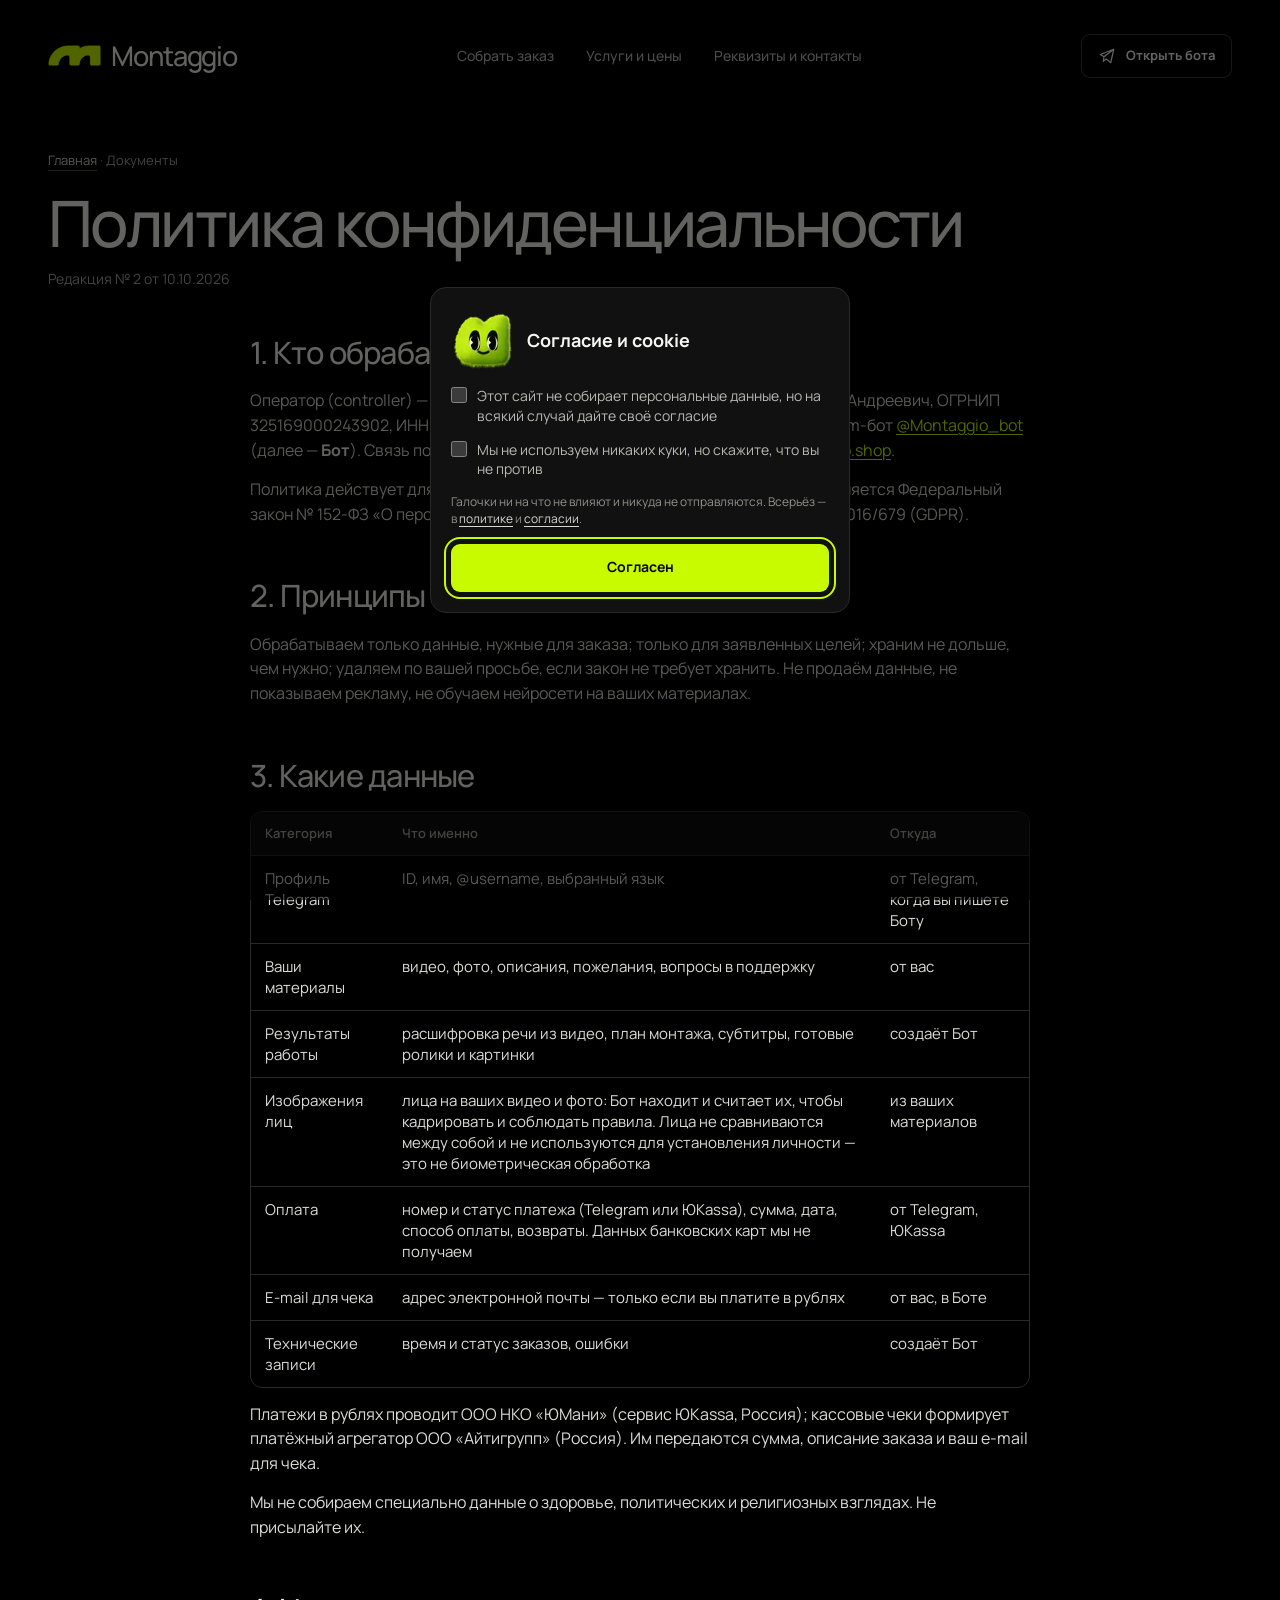
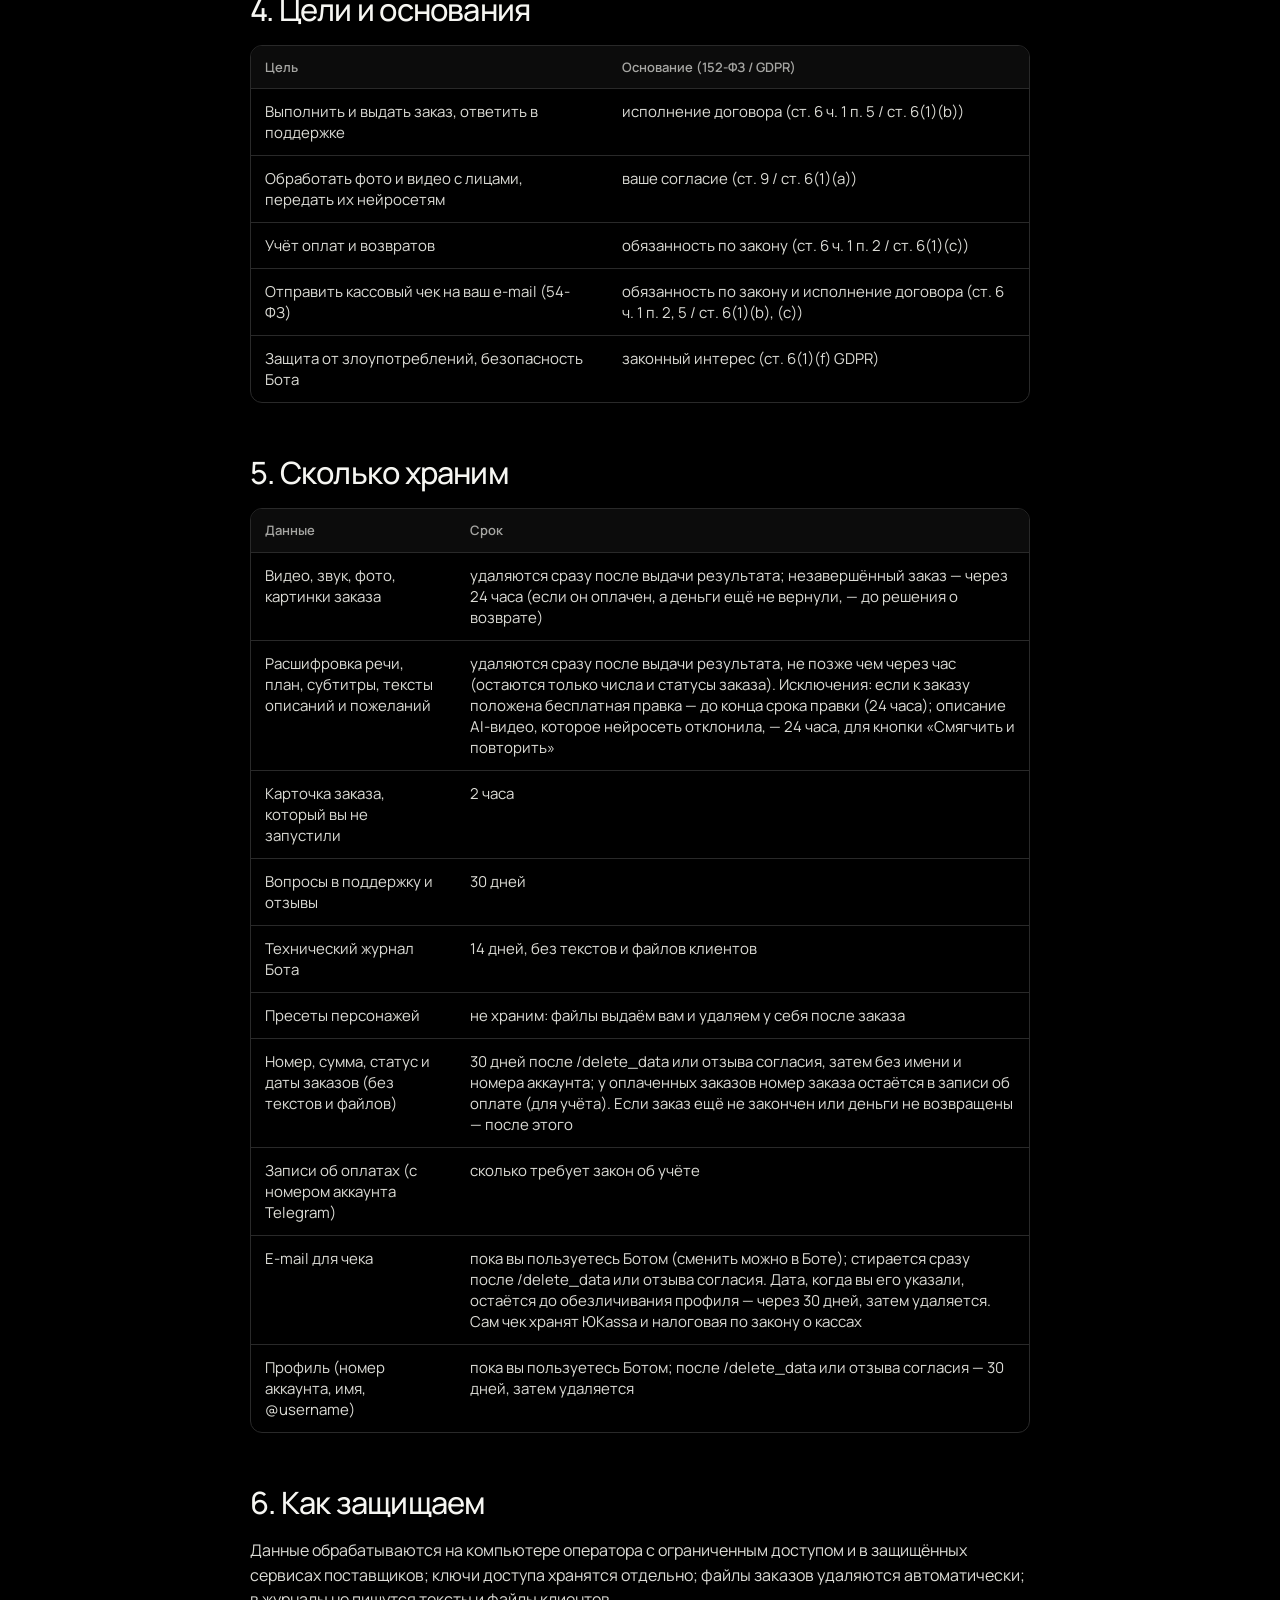
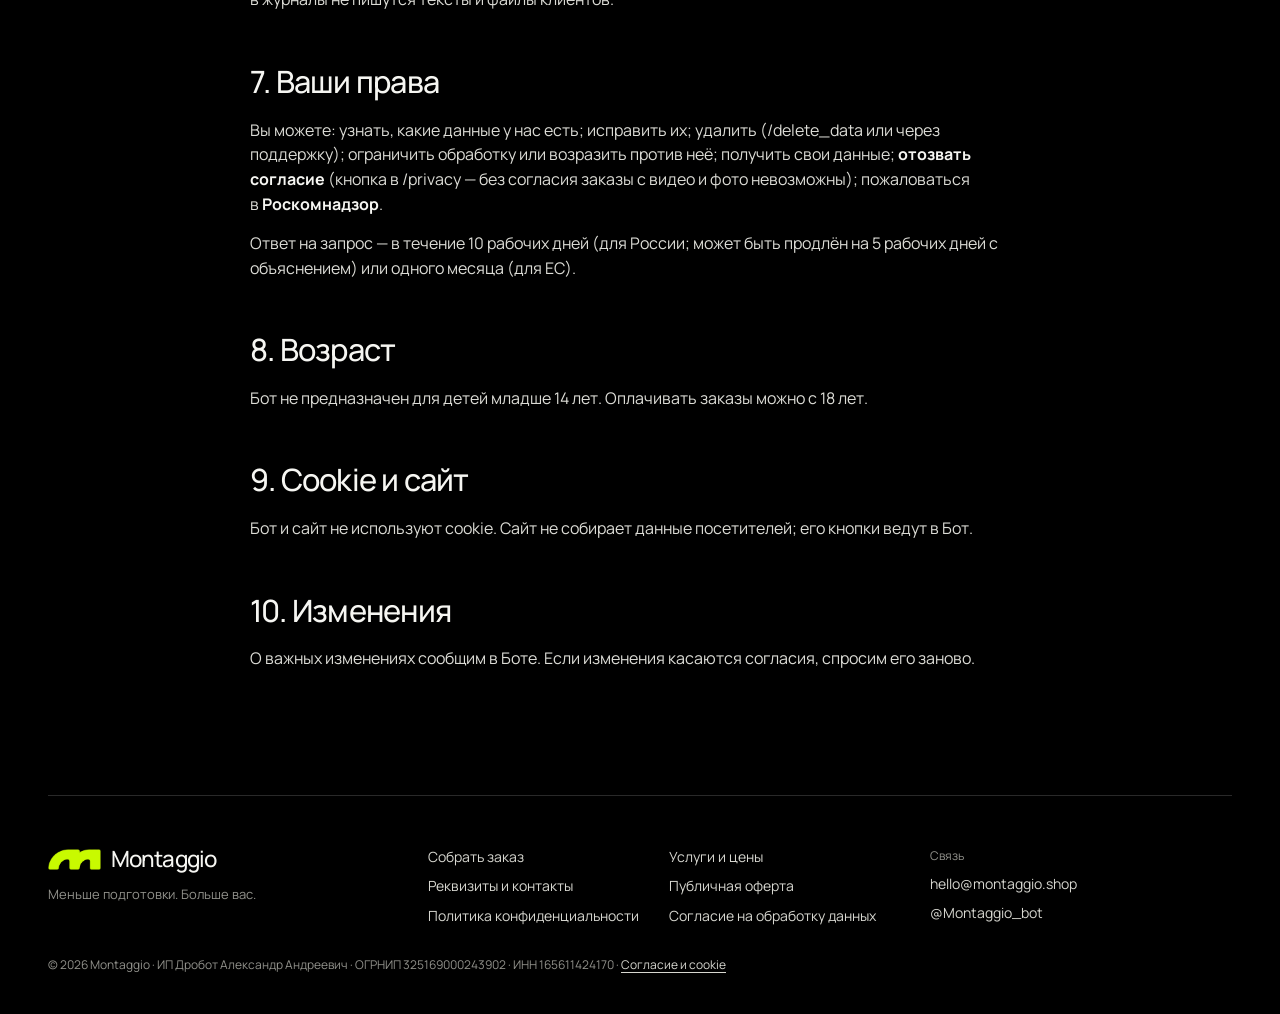
<file: privacy.html>
<!doctype html>
<html lang="ru">
<head>
<meta charset="UTF-8"><meta name="viewport" content="width=device-width, initial-scale=1, viewport-fit=cover">
<meta http-equiv="Content-Security-Policy" content="default-src 'self'; script-src 'self'; style-src 'self' 'unsafe-inline'; img-src 'self'; font-src 'self'; connect-src 'self'; object-src 'none'; base-uri 'none'; form-action 'none'"><meta name="referrer" content="no-referrer">
<meta name="theme-color" content="#000000"><title>Политика конфиденциальности — Montaggio</title>
<meta name="description" content="Какие данные обрабатывает Montaggio, зачем и сколько хранит. Сайт не использует cookie.">
<link rel="icon" type="image/png" sizes="32x32" href="favicon-32.png?v=1"><link rel="apple-touch-icon" href="apple-touch-icon.png?v=1">
<link rel="stylesheet" href="assets/fonts.css?v=1"><link rel="stylesheet" href="style.css?v=15"><link rel="stylesheet" href="pages.css?v=5"><link rel="stylesheet" href="mobile.css?v=1">
<script src="mobile.js?v=1" defer></script>
</head>
<body>
<svg class="svg-library" aria-hidden="true" xmlns="http://www.w3.org/2000/svg"><symbol id="i-telegram" viewBox="0 0 24 24"><path d="m21 3-4 18-6-5-4 3 1-6L21 3ZM8 13l9-7M3 10l18-7-13 10-5-3Z"/></symbol><symbol id="i-check" viewBox="0 0 24 24"><path d="m5 12 4 4L19 6"/></symbol><symbol id="i-spark" viewBox="0 0 24 24"><path d="m12 3 2.5 6.5L21 12l-6.5 2.5L12 21l-2.5-6.5L3 12l6.5-2.5L12 3Z"/></symbol></svg>
<a class="skip" href="#main">К содержанию</a>
<header class="header wrap"><a class="wordmark" href="./" aria-label="Montaggio — главная"><span class="brand-mark" aria-hidden="true"></span><span>Montaggio</span></a><nav aria-label="Главное меню"><a href="order.html">Собрать заказ</a><a href="prices.html">Услуги и цены</a><a href="contacts.html">Реквизиты и контакты</a></nav><a class="button button-outline header-cta" href="https://t.me/Montaggio_bot" target="_blank" rel="noopener noreferrer"><svg class="icon" aria-hidden="true"><use href="#i-telegram"/></svg><span>Открыть бота</span></a><details class="m-menu"><summary aria-label="Меню"><span aria-hidden="true"></span></summary><nav aria-label="Меню"><a href="./">Главная</a><a href="order.html">Собрать заказ</a><a href="prices.html">Услуги и цены</a><a href="contacts.html">Реквизиты и контакты</a></nav></details></header>
<main id="main">
<section class="page-head wrap"><p class="breadcrumbs"><a href="./">Главная</a> · Документы</p><h1>Политика конфиденциальности</h1><p class="meta">Редакция № 2 от 10.10.2026</p></section>
<article class="doc wrap">
<h2>1. Кто обрабатывает данные</h2>
<p>Оператор (controller) — индивидуальный предприниматель Дробот Александр Андреевич, ОГРНИП 325169000243902, ИНН 165611424170, г. Казань (далее — <strong>мы</strong>). Сервис — Telegram-бот <a href="https://t.me/Montaggio_bot" target="_blank" rel="noopener noreferrer">@Montaggio_bot</a> (далее — <strong>Бот</strong>). Связь по вопросам данных: /support в Боте или <a href="mailto:hello@montaggio.shop">hello@montaggio.shop</a>.</p>
<p>Политика действует для всех пользователей Бота. Для жителей России применяется Федеральный закон № 152-ФЗ «О персональных данных», для жителей ЕС — Регламент (ЕС) 2016/679 (GDPR).</p>
<h2>2. Принципы</h2>
<p>Обрабатываем только данные, нужные для заказа; только для заявленных целей; храним не дольше, чем нужно; удаляем по вашей просьбе, если закон не требует хранить. Не продаём данные, не показываем рекламу, не обучаем нейросети на ваших материалах.</p>
<h2>3. Какие данные</h2>
<div class="table-scroll"><table><thead><tr><th scope="col">Категория</th><th scope="col">Что именно</th><th scope="col">Откуда</th></tr></thead><tbody><tr><td>Профиль Telegram</td><td>ID, имя, @username, выбранный язык</td><td>от Telegram, когда вы пишете Боту</td></tr><tr><td>Ваши материалы</td><td>видео, фото, описания, пожелания, вопросы в поддержку</td><td>от вас</td></tr><tr><td>Результаты работы</td><td>расшифровка речи из видео, план монтажа, субтитры, готовые ролики и картинки</td><td>создаёт Бот</td></tr><tr><td>Изображения лиц</td><td>лица на ваших видео и фото: Бот находит и считает их, чтобы кадрировать и соблюдать правила. Лица не сравниваются между собой и не используются для установления личности — это не биометрическая обработка</td><td>из ваших материалов</td></tr><tr><td>Оплата</td><td>номер и статус платежа (Telegram или ЮKassa), сумма, дата, способ оплаты, возвраты. Данных банковских карт мы не получаем</td><td>от Telegram, ЮKassa</td></tr><tr><td>E-mail для чека</td><td>адрес электронной почты — только если вы платите в рублях</td><td>от вас, в Боте</td></tr><tr><td>Технические записи</td><td>время и статус заказов, ошибки</td><td>создаёт Бот</td></tr></tbody></table></div>
<p>Платежи в рублях проводит ООО НКО «ЮМани» (сервис ЮKassa, Россия); кассовые чеки формирует платёжный агрегатор ООО «Айтигрупп» (Россия). Им передаются сумма, описание заказа и ваш e-mail для чека.</p>
<p>Мы не собираем специально данные о здоровье, политических и религиозных взглядах. Не присылайте их.</p>
<h2>4. Цели и основания</h2>
<div class="table-scroll"><table><thead><tr><th scope="col">Цель</th><th scope="col">Основание (152-ФЗ / GDPR)</th></tr></thead><tbody><tr><td>Выполнить и выдать заказ, ответить в поддержке</td><td>исполнение договора (ст. 6 ч. 1 п. 5 / ст. 6(1)(b))</td></tr><tr><td>Обработать фото и видео с лицами, передать их нейросетям</td><td>ваше согласие (ст. 9 / ст. 6(1)(a))</td></tr><tr><td>Учёт оплат и возвратов</td><td>обязанность по закону (ст. 6 ч. 1 п. 2 / ст. 6(1)(c))</td></tr><tr><td>Отправить кассовый чек на ваш e-mail (54-ФЗ)</td><td>обязанность по закону и исполнение договора (ст. 6 ч. 1 п. 2, 5 / ст. 6(1)(b), (c))</td></tr><tr><td>Защита от злоупотреблений, безопасность Бота</td><td>законный интерес (ст. 6(1)(f) GDPR)</td></tr></tbody></table></div>
<h2>5. Сколько храним</h2>
<div class="table-scroll"><table><thead><tr><th scope="col">Данные</th><th scope="col">Срок</th></tr></thead><tbody><tr><td>Видео, звук, фото, картинки заказа</td><td>удаляются сразу после выдачи результата; незавершённый заказ — через 24 часа (если он оплачен, а деньги ещё не вернули, — до решения о возврате)</td></tr><tr><td>Расшифровка речи, план, субтитры, тексты описаний и пожеланий</td><td>удаляются сразу после выдачи результата, не позже чем через час (остаются только числа и статусы заказа). Исключения: если к заказу положена бесплатная правка — до конца срока правки (24 часа); описание AI-видео, которое нейросеть отклонила, — 24 часа, для кнопки «Смягчить и повторить»</td></tr><tr><td>Карточка заказа, который вы не запустили</td><td>2 часа</td></tr><tr><td>Вопросы в поддержку и отзывы</td><td>30 дней</td></tr><tr><td>Технический журнал Бота</td><td>14 дней, без текстов и файлов клиентов</td></tr><tr><td>Пресеты персонажей</td><td>не храним: файлы выдаём вам и удаляем у себя после заказа</td></tr><tr><td>Номер, сумма, статус и даты заказов (без текстов и файлов)</td><td>30 дней после /delete_data или отзыва согласия, затем без имени и номера аккаунта; у оплаченных заказов номер заказа остаётся в записи об оплате (для учёта). Если заказ ещё не закончен или деньги не возвращены — после этого</td></tr><tr><td>Записи об оплатах (с номером аккаунта Telegram)</td><td>сколько требует закон об учёте</td></tr><tr><td>E-mail для чека</td><td>пока вы пользуетесь Ботом (сменить можно в Боте); стирается сразу после /delete_data или отзыва согласия. Дата, когда вы его указали, остаётся до обезличивания профиля — через 30 дней, затем удаляется. Сам чек хранят ЮKassa и налоговая по закону о кассах</td></tr><tr><td>Профиль (номер аккаунта, имя, @username)</td><td>пока вы пользуетесь Ботом; после /delete_data или отзыва согласия — 30 дней, затем удаляется</td></tr></tbody></table></div>
<h2>6. Как защищаем</h2>
<p>Данные обрабатываются на компьютере оператора с ограниченным доступом и в защищённых сервисах поставщиков; ключи доступа хранятся отдельно; файлы заказов удаляются автоматически; в журналы не пишутся тексты и файлы клиентов.</p>
<h2>7. Ваши права</h2>
<p>Вы можете: узнать, какие данные у нас есть; исправить их; удалить (/delete_data или через поддержку); ограничить обработку или возразить против неё; получить свои данные; <strong>отозвать согласие</strong> (кнопка в /privacy — без согласия заказы с видео и фото невозможны); пожаловаться в <strong>Роскомнадзор</strong>.</p>
<p>Ответ на запрос — в течение 10 рабочих дней (для России; может быть продлён на 5 рабочих дней с объяснением) или одного месяца (для ЕС).</p>
<h2>8. Возраст</h2>
<p>Бот не предназначен для детей младше 14 лет. Оплачивать заказы можно с 18 лет.</p>
<h2>9. Cookie и сайт</h2>
<p>Бот и сайт не используют cookie. Сайт не собирает данные посетителей; его кнопки ведут в Бот.</p>
<h2>10. Изменения</h2>
<p>О важных изменениях сообщим в Боте. Если изменения касаются согласия, спросим его заново.</p>
</article>
</main>
<footer class="site-footer wrap"><div class="site-footer-brand"><a class="wordmark" href="./" aria-label="Montaggio — главная"><span class="brand-mark" aria-hidden="true"></span><span>Montaggio</span></a><p>Меньше подготовки. Больше вас.</p></div><nav class="site-footer-links" aria-label="Разделы и документы"><a href="order.html">Собрать заказ</a><a href="prices.html">Услуги и цены</a><a href="contacts.html">Реквизиты и контакты</a><a href="offer.html">Публичная оферта</a><a href="privacy.html">Политика конфиденциальности</a><a href="consent.html">Согласие на обработку данных</a></nav><div class="site-footer-contact"><span>Связь</span><a href="mailto:hello@montaggio.shop">hello@montaggio.shop</a><a href="https://t.me/Montaggio_bot" target="_blank" rel="noopener noreferrer">@Montaggio_bot</a></div><p class="site-footer-legal">© 2026 Montaggio · ИП Дробот Александр Андреевич · ОГРНИП 325169000243902 · ИНН 165611424170 · <a class="joke-open" href="#joke-consent">Согласие и cookie</a></p><dialog class="joke-consent" id="joke-consent" aria-labelledby="joke-consent-title"><div class="joke-head"><span class="joke-cat" aria-hidden="true"><span class="joke-cat-frame"><img class="joke-cat-sheet" src="assets/mascot-laugh.webp?v=1" alt="" width="651" height="194" loading="lazy" decoding="async"></span></span><p class="joke-title" id="joke-consent-title">Согласие и cookie</p></div><label><input type="checkbox"><span>Этот сайт не собирает персональные данные, но на всякий случай дайте своё согласие</span></label><label><input type="checkbox"><span>Мы не используем никаких куки, но скажите, что вы не против</span></label><p class="joke-note">Галочки ни на что не влияют и никуда не отправляются. Всерьёз — в <a href="privacy.html">политике</a> и <a href="consent.html">согласии</a>.</p><p class="joke-thanks" aria-live="polite"><span>Спасибо! Записывать не будем — некуда.</span></p><button class="button button-lime joke-agree" type="button" autofocus>Согласен</button></dialog><script src="consent.js?v=2" defer></script></footer>
</body>
</html>
</file>
<file: assets/fonts.css>
/* cyrillic-ext */
@font-face {
  font-family: 'Manrope';
  font-style: normal;
  font-weight: 400;
  font-display: swap;
  src: url(./xn7gYHE41ni1AdIRggqxSuXd.woff2) format('woff2');
  unicode-range: U+0460-052F, U+1C80-1C8A, U+20B4, U+2DE0-2DFF, U+A640-A69F, U+FE2E-FE2F;
}
/* cyrillic */
@font-face {
  font-family: 'Manrope';
  font-style: normal;
  font-weight: 400;
  font-display: swap;
  src: url(./xn7gYHE41ni1AdIRggOxSuXd.woff2) format('woff2');
  unicode-range: U+0301, U+0400-045F, U+0490-0491, U+04B0-04B1, U+2116;
}
/* greek */
@font-face {
  font-family: 'Manrope';
  font-style: normal;
  font-weight: 400;
  font-display: swap;
  src: url(./xn7gYHE41ni1AdIRggSxSuXd.woff2) format('woff2');
  unicode-range: U+0370-0377, U+037A-037F, U+0384-038A, U+038C, U+038E-03A1, U+03A3-03FF;
}
/* vietnamese */
@font-face {
  font-family: 'Manrope';
  font-style: normal;
  font-weight: 400;
  font-display: swap;
  src: url(./xn7gYHE41ni1AdIRggixSuXd.woff2) format('woff2');
  unicode-range: U+0102-0103, U+0110-0111, U+0128-0129, U+0168-0169, U+01A0-01A1, U+01AF-01B0, U+0300-0301, U+0303-0304, U+0308-0309, U+0323, U+0329, U+1EA0-1EF9, U+20AB;
}
/* latin-ext */
@font-face {
  font-family: 'Manrope';
  font-style: normal;
  font-weight: 400;
  font-display: swap;
  src: url(./xn7gYHE41ni1AdIRggmxSuXd.woff2) format('woff2');
  unicode-range: U+0100-02BA, U+02BD-02C5, U+02C7-02CC, U+02CE-02D7, U+02DD-02FF, U+0304, U+0308, U+0329, U+1D00-1DBF, U+1E00-1E9F, U+1EF2-1EFF, U+2020, U+20A0-20AB, U+20AD-20C0, U+2113, U+2C60-2C7F, U+A720-A7FF;
}
/* latin */
@font-face {
  font-family: 'Manrope';
  font-style: normal;
  font-weight: 400;
  font-display: swap;
  src: url(./xn7gYHE41ni1AdIRggexSg.woff2) format('woff2');
  unicode-range: U+0000-00FF, U+0131, U+0152-0153, U+02BB-02BC, U+02C6, U+02DA, U+02DC, U+0304, U+0308, U+0329, U+2000-206F, U+20AC, U+2122, U+2191, U+2193, U+2212, U+2215, U+FEFF, U+FFFD;
}
/* cyrillic-ext */
@font-face {
  font-family: 'Manrope';
  font-style: normal;
  font-weight: 500;
  font-display: swap;
  src: url(./xn7gYHE41ni1AdIRggqxSuXd.woff2) format('woff2');
  unicode-range: U+0460-052F, U+1C80-1C8A, U+20B4, U+2DE0-2DFF, U+A640-A69F, U+FE2E-FE2F;
}
/* cyrillic */
@font-face {
  font-family: 'Manrope';
  font-style: normal;
  font-weight: 500;
  font-display: swap;
  src: url(./xn7gYHE41ni1AdIRggOxSuXd.woff2) format('woff2');
  unicode-range: U+0301, U+0400-045F, U+0490-0491, U+04B0-04B1, U+2116;
}
/* greek */
@font-face {
  font-family: 'Manrope';
  font-style: normal;
  font-weight: 500;
  font-display: swap;
  src: url(./xn7gYHE41ni1AdIRggSxSuXd.woff2) format('woff2');
  unicode-range: U+0370-0377, U+037A-037F, U+0384-038A, U+038C, U+038E-03A1, U+03A3-03FF;
}
/* vietnamese */
@font-face {
  font-family: 'Manrope';
  font-style: normal;
  font-weight: 500;
  font-display: swap;
  src: url(./xn7gYHE41ni1AdIRggixSuXd.woff2) format('woff2');
  unicode-range: U+0102-0103, U+0110-0111, U+0128-0129, U+0168-0169, U+01A0-01A1, U+01AF-01B0, U+0300-0301, U+0303-0304, U+0308-0309, U+0323, U+0329, U+1EA0-1EF9, U+20AB;
}
/* latin-ext */
@font-face {
  font-family: 'Manrope';
  font-style: normal;
  font-weight: 500;
  font-display: swap;
  src: url(./xn7gYHE41ni1AdIRggmxSuXd.woff2) format('woff2');
  unicode-range: U+0100-02BA, U+02BD-02C5, U+02C7-02CC, U+02CE-02D7, U+02DD-02FF, U+0304, U+0308, U+0329, U+1D00-1DBF, U+1E00-1E9F, U+1EF2-1EFF, U+2020, U+20A0-20AB, U+20AD-20C0, U+2113, U+2C60-2C7F, U+A720-A7FF;
}
/* latin */
@font-face {
  font-family: 'Manrope';
  font-style: normal;
  font-weight: 500;
  font-display: swap;
  src: url(./xn7gYHE41ni1AdIRggexSg.woff2) format('woff2');
  unicode-range: U+0000-00FF, U+0131, U+0152-0153, U+02BB-02BC, U+02C6, U+02DA, U+02DC, U+0304, U+0308, U+0329, U+2000-206F, U+20AC, U+2122, U+2191, U+2193, U+2212, U+2215, U+FEFF, U+FFFD;
}
/* cyrillic-ext */
@font-face {
  font-family: 'Manrope';
  font-style: normal;
  font-weight: 600;
  font-display: swap;
  src: url(./xn7gYHE41ni1AdIRggqxSuXd.woff2) format('woff2');
  unicode-range: U+0460-052F, U+1C80-1C8A, U+20B4, U+2DE0-2DFF, U+A640-A69F, U+FE2E-FE2F;
}
/* cyrillic */
@font-face {
  font-family: 'Manrope';
  font-style: normal;
  font-weight: 600;
  font-display: swap;
  src: url(./xn7gYHE41ni1AdIRggOxSuXd.woff2) format('woff2');
  unicode-range: U+0301, U+0400-045F, U+0490-0491, U+04B0-04B1, U+2116;
}
/* greek */
@font-face {
  font-family: 'Manrope';
  font-style: normal;
  font-weight: 600;
  font-display: swap;
  src: url(./xn7gYHE41ni1AdIRggSxSuXd.woff2) format('woff2');
  unicode-range: U+0370-0377, U+037A-037F, U+0384-038A, U+038C, U+038E-03A1, U+03A3-03FF;
}
/* vietnamese */
@font-face {
  font-family: 'Manrope';
  font-style: normal;
  font-weight: 600;
  font-display: swap;
  src: url(./xn7gYHE41ni1AdIRggixSuXd.woff2) format('woff2');
  unicode-range: U+0102-0103, U+0110-0111, U+0128-0129, U+0168-0169, U+01A0-01A1, U+01AF-01B0, U+0300-0301, U+0303-0304, U+0308-0309, U+0323, U+0329, U+1EA0-1EF9, U+20AB;
}
/* latin-ext */
@font-face {
  font-family: 'Manrope';
  font-style: normal;
  font-weight: 600;
  font-display: swap;
  src: url(./xn7gYHE41ni1AdIRggmxSuXd.woff2) format('woff2');
  unicode-range: U+0100-02BA, U+02BD-02C5, U+02C7-02CC, U+02CE-02D7, U+02DD-02FF, U+0304, U+0308, U+0329, U+1D00-1DBF, U+1E00-1E9F, U+1EF2-1EFF, U+2020, U+20A0-20AB, U+20AD-20C0, U+2113, U+2C60-2C7F, U+A720-A7FF;
}
/* latin */
@font-face {
  font-family: 'Manrope';
  font-style: normal;
  font-weight: 600;
  font-display: swap;
  src: url(./xn7gYHE41ni1AdIRggexSg.woff2) format('woff2');
  unicode-range: U+0000-00FF, U+0131, U+0152-0153, U+02BB-02BC, U+02C6, U+02DA, U+02DC, U+0304, U+0308, U+0329, U+2000-206F, U+20AC, U+2122, U+2191, U+2193, U+2212, U+2215, U+FEFF, U+FFFD;
}
/* cyrillic-ext */
@font-face {
  font-family: 'Manrope';
  font-style: normal;
  font-weight: 700;
  font-display: swap;
  src: url(./xn7gYHE41ni1AdIRggqxSuXd.woff2) format('woff2');
  unicode-range: U+0460-052F, U+1C80-1C8A, U+20B4, U+2DE0-2DFF, U+A640-A69F, U+FE2E-FE2F;
}
/* cyrillic */
@font-face {
  font-family: 'Manrope';
  font-style: normal;
  font-weight: 700;
  font-display: swap;
  src: url(./xn7gYHE41ni1AdIRggOxSuXd.woff2) format('woff2');
  unicode-range: U+0301, U+0400-045F, U+0490-0491, U+04B0-04B1, U+2116;
}
/* greek */
@font-face {
  font-family: 'Manrope';
  font-style: normal;
  font-weight: 700;
  font-display: swap;
  src: url(./xn7gYHE41ni1AdIRggSxSuXd.woff2) format('woff2');
  unicode-range: U+0370-0377, U+037A-037F, U+0384-038A, U+038C, U+038E-03A1, U+03A3-03FF;
}
/* vietnamese */
@font-face {
  font-family: 'Manrope';
  font-style: normal;
  font-weight: 700;
  font-display: swap;
  src: url(./xn7gYHE41ni1AdIRggixSuXd.woff2) format('woff2');
  unicode-range: U+0102-0103, U+0110-0111, U+0128-0129, U+0168-0169, U+01A0-01A1, U+01AF-01B0, U+0300-0301, U+0303-0304, U+0308-0309, U+0323, U+0329, U+1EA0-1EF9, U+20AB;
}
/* latin-ext */
@font-face {
  font-family: 'Manrope';
  font-style: normal;
  font-weight: 700;
  font-display: swap;
  src: url(./xn7gYHE41ni1AdIRggmxSuXd.woff2) format('woff2');
  unicode-range: U+0100-02BA, U+02BD-02C5, U+02C7-02CC, U+02CE-02D7, U+02DD-02FF, U+0304, U+0308, U+0329, U+1D00-1DBF, U+1E00-1E9F, U+1EF2-1EFF, U+2020, U+20A0-20AB, U+20AD-20C0, U+2113, U+2C60-2C7F, U+A720-A7FF;
}
/* latin */
@font-face {
  font-family: 'Manrope';
  font-style: normal;
  font-weight: 700;
  font-display: swap;
  src: url(./xn7gYHE41ni1AdIRggexSg.woff2) format('woff2');
  unicode-range: U+0000-00FF, U+0131, U+0152-0153, U+02BB-02BC, U+02C6, U+02DA, U+02DC, U+0304, U+0308, U+0329, U+2000-206F, U+20AC, U+2122, U+2191, U+2193, U+2212, U+2215, U+FEFF, U+FFFD;
}
/* cyrillic-ext */
@font-face {
  font-family: 'Manrope';
  font-style: normal;
  font-weight: 800;
  font-display: swap;
  src: url(./xn7gYHE41ni1AdIRggqxSuXd.woff2) format('woff2');
  unicode-range: U+0460-052F, U+1C80-1C8A, U+20B4, U+2DE0-2DFF, U+A640-A69F, U+FE2E-FE2F;
}
/* cyrillic */
@font-face {
  font-family: 'Manrope';
  font-style: normal;
  font-weight: 800;
  font-display: swap;
  src: url(./xn7gYHE41ni1AdIRggOxSuXd.woff2) format('woff2');
  unicode-range: U+0301, U+0400-045F, U+0490-0491, U+04B0-04B1, U+2116;
}
/* greek */
@font-face {
  font-family: 'Manrope';
  font-style: normal;
  font-weight: 800;
  font-display: swap;
  src: url(./xn7gYHE41ni1AdIRggSxSuXd.woff2) format('woff2');
  unicode-range: U+0370-0377, U+037A-037F, U+0384-038A, U+038C, U+038E-03A1, U+03A3-03FF;
}
/* vietnamese */
@font-face {
  font-family: 'Manrope';
  font-style: normal;
  font-weight: 800;
  font-display: swap;
  src: url(./xn7gYHE41ni1AdIRggixSuXd.woff2) format('woff2');
  unicode-range: U+0102-0103, U+0110-0111, U+0128-0129, U+0168-0169, U+01A0-01A1, U+01AF-01B0, U+0300-0301, U+0303-0304, U+0308-0309, U+0323, U+0329, U+1EA0-1EF9, U+20AB;
}
/* latin-ext */
@font-face {
  font-family: 'Manrope';
  font-style: normal;
  font-weight: 800;
  font-display: swap;
  src: url(./xn7gYHE41ni1AdIRggmxSuXd.woff2) format('woff2');
  unicode-range: U+0100-02BA, U+02BD-02C5, U+02C7-02CC, U+02CE-02D7, U+02DD-02FF, U+0304, U+0308, U+0329, U+1D00-1DBF, U+1E00-1E9F, U+1EF2-1EFF, U+2020, U+20A0-20AB, U+20AD-20C0, U+2113, U+2C60-2C7F, U+A720-A7FF;
}
/* latin */
@font-face {
  font-family: 'Manrope';
  font-style: normal;
  font-weight: 800;
  font-display: swap;
  src: url(./xn7gYHE41ni1AdIRggexSg.woff2) format('woff2');
  unicode-range: U+0000-00FF, U+0131, U+0152-0153, U+02BB-02BC, U+02C6, U+02DA, U+02DC, U+0304, U+0308, U+0329, U+2000-206F, U+20AC, U+2122, U+2191, U+2193, U+2212, U+2215, U+FEFF, U+FFFD;
}
</file>
<file: style.css>
:root{color-scheme:dark;--ink:#f6f6f2;--muted:#a6a6a3;--lime:#c8fa00;--soft:#101010;--line:#292929;--ease-out:cubic-bezier(.23,1,.32,1);--title:clamp(2.35rem,4vw,3.65rem)}
*{box-sizing:border-box}html{scroll-behavior:smooth;scroll-padding-top:32px;-webkit-tap-highlight-color:transparent;-webkit-text-size-adjust:100%;scrollbar-color:#5a5a50 #000}body{margin:0;background:#000;color:var(--ink);font-family:Manrope,Arial,sans-serif;font-size:1rem;line-height:1.25;-webkit-font-smoothing:antialiased;-moz-osx-font-smoothing:grayscale}::selection{background:var(--lime);color:#000}h1,h2,h3,p,figure{margin:0}h1,h2,h3{text-wrap:balance}p{text-wrap:pretty}a{color:inherit;text-decoration:none;text-underline-offset:5px}button,input,textarea{font:inherit}button,a,input,summary{touch-action:manipulation}button{cursor:pointer;user-select:none}button:focus-visible,a:focus-visible,input:focus-visible,summary:focus-visible{outline:2px solid var(--lime);outline-offset:5px}button:disabled{cursor:not-allowed;opacity:.5}input,textarea{font-size:1rem;caret-color:var(--lime)}svg{display:block}.svg-library{position:absolute;width:0;height:0;overflow:hidden}.icon{width:20px;height:20px;fill:none;stroke:currentColor;stroke-width:1.6;stroke-linecap:round;stroke-linejoin:round;flex-shrink:0}.wrap{width:min(1220px,calc(100% - 96px));margin-inline:auto}.skip{position:fixed;left:16px;top:-80px;background:var(--lime);color:#000;padding:12px;z-index:30}.skip:focus{top:12px}.header{height:112px;display:flex;align-items:center;justify-content:space-between;gap:32px}.wordmark{display:flex;align-items:center;gap:10px;font-size:1.7rem;letter-spacing:-.04em;font-weight:500;line-height:1;flex-shrink:0}.brand-mark{display:inline-block;width:53px;height:24px;background:url('assets/brand-mark.webp?v=1') center/contain no-repeat;flex-shrink:0}.header nav{display:flex;gap:32px;font-size:.875rem;font-weight:500;color:#bbb}.button{display:inline-flex;align-items:center;justify-content:center;gap:10px;min-height:52px;padding:16px 23px;border:0;border-radius:9px;font-size:.875rem;font-weight:650;line-height:1.2;transition:transform 140ms var(--ease-out),background 150ms ease;white-space:nowrap}.button:active{transform:scale(.96)}.button-dark{background:#080808;color:#fff}.button-lime{background:var(--lime);color:#080808}.button-outline{background:transparent;color:var(--ink);box-shadow:inset 0 0 0 1px #3b3b38}.header-cta{min-height:44px;padding:12px 17px;font-size:.8125rem}.hero{padding-top:46px;padding-bottom:112px;display:grid;grid-template-columns:1.02fr 1fr;gap:56px;align-items:center}.hero h1{font-size:clamp(3.15rem,5.25vw,4.75rem);font-weight:500;line-height:1.02;letter-spacing:-.04em;text-wrap:initial}.hero h1 span{color:var(--lime)}.hero-description{font-size:1.125rem;line-height:1.3;color:#bababa;margin-top:26px;max-width:375px}.hero-cta{margin-top:34px}.hero-art{min-width:0;width:100%;position:relative;scroll-margin-top:25px}.lime-stage{height:448px;background:var(--lime);border-radius:26px;position:relative;isolation:isolate}.portrait{position:absolute;aspect-ratio:3/4;background-image:url('assets/creator-comparison.webp?v=1');background-size:200% 100%;border-radius:15px;overflow:hidden;box-shadow:0 18px 34px #29340040;outline:6px solid #111;outline-offset:0}.portrait-before{background-position:left;width:43%;left:8%;top:53px;transform:rotate(-9deg)}.portrait-after{background-position:right;width:48%;right:6%;top:88px;transform:rotate(9deg);z-index:1}.frame-label{position:absolute;left:12px;top:12px;background:#fff;color:#111;padding:5px 12px;border-radius:6px;font-size:.8125rem;font-weight:700}.lime-label{background:var(--lime)}.stage-caption{position:absolute;bottom:23px;left:0;right:0;text-align:center;font-size:.75rem;font-weight:600;color:#354500}.example-note{font-size:.75rem;color:#858580;text-align:center;position:absolute;top:calc(100% + 18px);left:0;right:0}.section{padding-block:95px}.section-heading{display:grid;grid-template-columns:1.1fr 1fr;align-items:end;gap:90px;margin-bottom:46px}h2{font-size:var(--title);line-height:1.02;letter-spacing:-.035em;font-weight:500}.section-heading>p{max-width:370px;color:var(--muted);line-height:1.3;padding-bottom:3px}.possibilities{border-top:1px solid var(--line)}.feature-layout{display:grid;grid-template-columns:1.1fr 1fr;gap:90px;align-items:stretch}.feature-preview{position:relative;background:#1b1b1b;border-radius:16px;overflow:hidden;min-height:440px}.feature-image{position:absolute;top:0;right:0;width:200%;height:100%;max-width:none;object-fit:cover;object-position:right center}.feature-preview:after{content:"";position:absolute;inset:45% 0 0;background:linear-gradient(transparent,#000c);pointer-events:none}.feature-caption{position:absolute;left:26px;right:26px;bottom:43px;z-index:1;display:flex;align-items:center;gap:14px;color:#fff;min-height:75px}.feature-caption p{font-size:1rem;line-height:1.25;font-weight:500}.caption-icon{background:var(--lime);color:#111;height:39px;width:39px;border-radius:50%;display:grid;place-items:center;flex-shrink:0}.small-disclosure{position:absolute;bottom:15px;left:26px;font-size:.75rem;color:#d7d7d0;z-index:1}.feature-list{display:flex;flex-direction:column;justify-content:center}.feature-item{background:none;border:0;border-bottom:1px solid var(--line);text-align:left;padding:23px 0;color:var(--ink);display:block;min-height:72px}.feature-item:first-child{border-top:1px solid var(--line)}.feature-heading{display:flex;justify-content:space-between;align-items:center;font-size:1.25rem;font-weight:500;letter-spacing:-.015em}.feature-heading .icon{color:#999;width:18px;height:18px}.feature-body{display:block;font-size:.9375rem;line-height:1.3;color:var(--muted);max-width:370px;margin-top:15px}.feature-item[aria-pressed=false] .feature-body{display:none}.feature-item[aria-pressed=true] .feature-heading{color:var(--lime)}.feature-item[aria-pressed=true] .feature-heading .icon{transform:rotate(45deg);color:var(--lime)}.feature-item[aria-pressed=true]{padding-block:28px}.editing-section{padding-block:50px 95px}.editing-layout{display:grid;grid-template-columns:1fr 1.05fr;gap:90px;align-items:center}.editing-layout>*{min-width:0}.editing-copy>p{margin-top:26px;max-width:370px;color:var(--muted);line-height:1.3}.editing-benefits{display:grid;gap:13px;margin-top:26px;font-size:.875rem;color:#c3c3bd}.editing-benefits span{display:flex;align-items:center;gap:11px}.editing-benefits .icon{width:16px;height:16px;color:var(--lime)}.edit-demo{background:#141414;padding:30px;border-radius:16px}.demo-top{display:flex;align-items:center;justify-content:space-between;font-size:.8125rem;color:#aaa;gap:15px}.demo-time{font-variant-numeric:tabular-nums;font-size:1rem;color:#e6e6df}.transcript{font-size:clamp(1.25rem,2vw,1.75rem);font-weight:400;line-height:1.3;letter-spacing:-.015em;margin:28px 0;min-height:152px}.transcript span{display:inline}.transcript .filler{color:#b2b2a9;background:#2b2b28;border-radius:4px;padding:3px 4px;font-size:.9em}.edit-demo.is-clean .filler{display:none}.timeline{display:flex;align-items:center;gap:6px;min-height:62px;padding:8px;background:#0a0a0a;border-radius:7px;overflow:hidden}.timeline-part{display:flex;align-items:center;gap:4px;flex:1;min-width:0;height:44px;background:#242d04;padding:5px;border-radius:3px}.timeline-part span{background:var(--lime);width:3px;flex:1;height:35%;max-width:4px}.timeline-part span:nth-child(2n){height:75%}.timeline-part span:nth-child(3n){height:50%}.timeline-part span:nth-child(4n){height:92%}.pause-gap{width:27px;height:2px;background:#5b5b4b;flex-shrink:0}.edit-demo.is-clean .pause-gap{display:none}.demo-bottom{margin-top:25px;display:flex;gap:18px;align-items:center}.demo-bottom .button{min-height:44px;padding:12px 15px;font-size:.8125rem}.demo-bottom>span{font-size:.8125rem;color:#aaa}.demo-disclosure{font-size:.75rem;color:#92928c;margin-top:20px}.how-section{background:#111;border-radius:24px;padding:66px 64px;margin-block:0 100px}.how-section .section-heading{gap:50px;margin-bottom:50px}.how-section .section-heading h2{font-size:clamp(2.35rem,3.7vw,3.2rem)}.how-section .section-heading>p{font-size:.9375rem;max-width:320px}.how-layout{display:grid;grid-template-columns:1fr 1fr;gap:75px;align-items:center}.steps{padding:0;margin:0;list-style:none;display:grid;gap:29px}.steps li{display:flex;align-items:flex-start;gap:20px}.step-number{display:grid;place-items:center;border:1px solid #44443b;border-radius:50%;width:34px;height:34px;flex-shrink:0;font-size:.8125rem;color:var(--lime);font-variant-numeric:tabular-nums}.steps h3{font-size:1rem;font-weight:600;margin-top:3px}.steps p{color:var(--muted);font-size:.875rem;line-height:1.3;margin-top:10px;max-width:285px}.chat-preview{background:#1d1e1b;border-radius:16px;overflow:hidden;max-width:430px;width:100%;justify-self:end;transform:rotate(3deg);box-shadow:0 25px 50px #0005}.chat-header{background:#090909;display:flex;gap:11px;align-items:center;padding:16px 21px}.chat-logo{display:grid;place-items:center;width:38px;height:38px;background:#000;border-radius:50%;overflow:hidden}.chat-logo .brand-mark{transform:scale(.55)}.chat-header strong{display:block;font-size:.9375rem;font-weight:500;letter-spacing:-.02em}.chat-header div>span{display:block;font-size:.75rem;color:#999}.chat-header>.icon{margin-left:auto;color:var(--lime)}.chat-body{padding:16px 20px 23px}.chat-date{text-align:center;color:#a1a198;font-size:.75rem;margin-bottom:18px}.chat-upload{margin-left:55px;display:flex;gap:11px;padding:11px;background:#c8fa00;border-radius:12px 12px 3px 12px;align-items:center;color:#0c0e00}.upload-thumb{height:57px;width:44px;flex-shrink:0;border-radius:5px;background:url('assets/creator-comparison.webp?v=1') left center/200% 100%}.chat-upload strong{font-size:.8125rem}.chat-upload span{display:block;font-size:.75rem;color:#425205}.chat-message{padding:13px 15px;font-size:.8125rem;line-height:1.25;margin-top:9px}.outgoing{margin-left:35px;background:#c8fa00;color:#182000;border-radius:12px 12px 3px 12px}.outgoing>span{display:flex;align-items:center;justify-content:flex-end;gap:3px;font-size:.75rem;color:#4e610b;line-height:1;margin-top:5px}.outgoing .icon{width:13px;height:13px}.incoming{background:#30312c;max-width:270px;color:#ecece8;border-radius:12px 12px 12px 3px}.chat-note{display:flex;gap:7px;align-items:center;justify-content:center;font-size:.75rem;color:#b4b9a8;margin-top:22px}.chat-note .icon{width:14px;height:14px}.pricing-section{padding-block:15px 80px;display:grid;grid-template-columns:1.1fr 1fr;gap:90px}.pricing-copy h2{color:var(--lime)}.pricing-copy>p{max-width:380px;font-size:1rem;line-height:1.3;margin-top:26px;color:var(--muted)}.pricing-copy .button{margin-top:29px;background:#f4f4ed;color:#111}.pricing-details{align-self:center;background:#111;border-radius:16px;padding:20px 32px 28px}.price-line{display:flex;justify-content:space-between;gap:20px;padding:20px 0;border-bottom:1px solid #30302b;font-size:.875rem;color:#b4b4ac}.price-line strong{font-weight:500;text-align:right;color:#f2f2eb}.pricing-details>p{font-size:.8125rem;color:#a2a29b;line-height:1.3;margin-top:25px}.faq-section{display:grid;grid-template-columns:1fr 1.2fr;gap:90px;align-items:start;border-top:1px solid var(--line)}.faq-list details{border-bottom:1px solid var(--line)}.faq-list details:first-child{border-top:1px solid var(--line)}.faq-list summary{list-style:none;cursor:pointer;display:flex;align-items:center;justify-content:space-between;gap:22px;padding:23px 0;font-size:.9375rem;font-weight:500;line-height:1.25}.faq-list summary::-webkit-details-marker{display:none}.faq-list summary .icon{width:18px;height:18px;color:#a4a49c}.faq-list details[open] summary .icon{transform:rotate(45deg);color:var(--lime)}.faq-list details p{color:var(--muted);font-size:.875rem;line-height:1.3;padding-bottom:25px;max-width:530px}.final-cta{display:flex;align-items:center;justify-content:space-between;gap:50px;background:var(--lime);color:#080a00;border-radius:24px;padding:63px 64px}.final-cta h2{font-size:clamp(2.5rem,4.2vw,3.75rem)}.final-cta p{color:#43510d;font-size:.9375rem;margin-top:22px}.final-actions{display:flex;flex-direction:column;align-items:center;gap:19px;flex-shrink:0}.final-actions .button{background:#000;color:white}.channel-link{background:none;border:0;border-bottom:1px solid #758e16;padding:2px 0;color:#111700;font-size:.875rem}.launch-note{font-size:.75rem;color:#42500a}.final-cta :focus-visible{outline-color:#111}.footer{display:flex;align-items:center;gap:28px;padding-block:47px}.footer .wordmark{font-size:1.4rem}.footer p{font-size:.75rem;color:#91918b;margin-right:auto}.footer button{background:none;border:0;color:#d7d7d0;font-size:.8125rem;padding:10px 0}.footer>span{font-size:.75rem;color:#91918b}.notice{position:fixed;bottom:24px;left:50%;transform:translateX(-50%);z-index:20;width:min(470px,calc(100% - 32px));background:#f2f2eb;color:#151510;border-radius:12px;padding:22px 20px;box-shadow:0 14px 60px #0008;display:flex;gap:20px}.notice[hidden]{display:none}.notice strong{font-size:1rem}.notice p{font-size:.875rem;color:#59594e;margin-top:5px}.notice button{background:transparent;border:0;color:#151510;padding:8px;align-self:flex-start}.notice :focus-visible{outline-color:#566600}.no-motion *{transition:none!important;animation:none!important}
@media(hover:hover) and (pointer:fine){.button-lime:hover{background:#ddff55}.button-dark:hover,.final-actions .button:hover{background:#282828}.button-outline:hover{background:#202020}.header nav a:hover,.footer button:hover,.channel-link:hover{color:var(--lime)}.feature-item:hover .feature-heading,.faq-list summary:hover{color:var(--lime)}.pricing-copy .button:hover{background:var(--lime)}.channel-link:hover{color:#000}.notice button:hover{background:#e5e5dc}}
@media(min-width:1440px){.hero{padding-top:60px;padding-bottom:125px}.lime-stage{height:470px}.portrait-before{top:57px}.portrait-after{top:95px}}
@media(max-width:1100px){.wrap{width:calc(100% - 64px)}.header{gap:20px}.header nav{gap:22px}.wordmark{font-size:1.5rem}.hero{gap:32px;padding-top:35px;padding-bottom:90px}.hero h1{font-size:clamp(2.8rem,5.1vw,3.8rem)}.hero-description{font-size:1rem}.lime-stage{height:375px}.portrait-before{top:54px}.portrait-after{top:87px}.stage-caption{bottom:21px}.section{padding-block:75px}.section-heading,.feature-layout,.editing-layout,.pricing-section,.faq-section{gap:50px}.section-heading>p{font-size:.9375rem}.feature-preview{min-height:420px}.editing-section{padding-block:25px 75px}.edit-demo{padding:25px}.demo-bottom{gap:12px;flex-wrap:wrap}.transcript{min-height:154px}.how-section{padding:45px 38px;margin-bottom:75px}.how-layout{gap:45px}.how-section .section-heading{gap:40px}.pricing-section{padding-bottom:75px}.pricing-details{padding-inline:24px}.final-cta{padding:48px 40px;gap:30px}.final-cta h2{font-size:3rem}.footer{gap:20px;flex-wrap:wrap}.footer .wordmark{font-size:1.3rem}.footer .brand-mark{margin-right:-6px}}
@media(max-width:760px){.wrap{width:calc(100% - 40px)}.header{height:86px;gap:15px}.header nav{display:none}.wordmark{font-size:1.4rem;gap:5px}.brand-mark{width:45px;height:22px}.header-cta{padding:10px 12px;min-height:41px;font-size:.75rem;gap:7px}.header-cta .icon{width:16px;height:16px}.hero{grid-template-columns:1fr;gap:45px;padding-top:32px;padding-bottom:74px}.hero h1{font-size:clamp(2.7rem,10.5vw,4.5rem);line-height:1.02}.hero-description{font-size:1rem;margin-top:21px;line-height:1.25;max-width:350px}.hero-cta{margin-top:26px}.hero-art{max-width:510px;justify-self:center}.lime-stage{height:345px;border-radius:20px}.portrait-before{top:40px;left:9%;width:41%}.portrait-after{top:59px;right:8%;width:46%}.portrait{outline-width:5px;border-radius:12px}.frame-label{padding:4px 9px;font-size:.75rem;top:10px;left:10px}.stage-caption{bottom:20px;font-size:.75rem}.example-note{font-size:.75rem;top:calc(100% + 16px);line-height:1.25;padding-inline:4px}.section{padding-block:59px}.section-heading{grid-template-columns:1fr;gap:22px;margin-bottom:30px}h2{font-size:2.35rem}.section-heading>p{font-size:.9375rem;max-width:340px}.feature-layout{grid-template-columns:1fr;gap:21px}.feature-preview{min-height:0;aspect-ratio:1/1.08;max-width:490px;width:100%;justify-self:center}.feature-caption{bottom:37px;left:21px;right:21px;gap:12px}.feature-caption p{font-size:.9375rem}.caption-icon{width:34px;height:34px}.small-disclosure{left:21px;font-size:.75rem}.feature-item{padding:21px 0}.feature-item[aria-pressed=true]{padding-block:25px}.feature-heading{font-size:1.125rem}.feature-body{font-size:.875rem;margin-top:12px}.editing-section{padding-block:15px 60px}.editing-layout{grid-template-columns:1fr;gap:32px}.editing-copy>p{font-size:.9375rem;margin-top:22px}.editing-benefits{gap:11px;margin-top:23px;font-size:.875rem}.edit-demo{padding:22px}.transcript{font-size:1.375rem;min-height:152px;margin-block:23px}.demo-top{font-size:.75rem}.demo-bottom>span{font-size:.75rem}.demo-disclosure{font-size:.75rem}.how-section{width:calc(100% - 24px);padding:39px 24px;border-radius:18px;margin-bottom:60px}.how-section .section-heading{gap:22px;margin-bottom:34px}.how-section .section-heading h2{font-size:2.35rem}.how-section .section-heading>p{font-size:.875rem}.how-layout{grid-template-columns:1fr;gap:40px}.steps{gap:29px}.steps li{gap:16px}.steps h3{font-size:1rem}.steps p{font-size:.875rem;margin-top:8px}.chat-preview{justify-self:center;transform:rotate(1.5deg)}.chat-body{padding-inline:16px}.chat-header{padding:15px 17px}.chat-upload{margin-left:35px}.outgoing{margin-left:25px}.chat-note{font-size:.75rem;line-height:1.25;text-align:center}.chat-upload span{font-size:.75rem}.pricing-section{padding-block:0 60px;grid-template-columns:1fr;gap:32px}.pricing-copy>p{font-size:.9375rem;margin-top:22px}.pricing-copy .button{margin-top:26px}.pricing-details{padding:10px 22px 24px}.price-line{font-size:.8125rem;padding-block:18px}.pricing-details>p{font-size:.8125rem}.faq-section{grid-template-columns:1fr;gap:31px}.faq-list summary{padding-block:20px;font-size:.875rem}.faq-list details p{font-size:.875rem}.final-cta{width:calc(100% - 24px);padding:38px 25px;display:block;border-radius:18px}.final-cta h2{font-size:2.4rem}.final-cta p{font-size:.875rem;margin-top:21px}.final-actions{align-items:flex-start;margin-top:30px;gap:19px}.final-actions .button{width:100%}.channel-link{align-self:center;font-size:.8125rem}.launch-note{align-self:center;font-size:.75rem}.footer{padding-block:34px;display:grid;grid-template-columns:1fr 1fr;gap:18px}.footer .wordmark{font-size:1.25rem;gap:4px}.footer .brand-mark{margin:0}.footer p{grid-column:1 / -1;grid-row:2;font-size:.75rem}.footer button{justify-self:end;font-size:.8125rem}.footer>span{grid-column:1 / -1;grid-row:3;text-align:left;font-size:.75rem}.notice{bottom:calc(16px + env(safe-area-inset-bottom,0px))}}
@media(min-width:480px) and (max-width:760px){.lime-stage{height:430px}.portrait-before{top:55px}.portrait-after{top:80px}}
@media(max-width:360px){.wrap{width:calc(100% - 32px)}.header-cta{padding:9px}.header-cta .icon{display:none}.wordmark{font-size:1.25rem}.lime-stage{height:310px}.stage-caption{bottom:17px}.hero h1{font-size:2.6rem}.final-cta h2{font-size:2.05rem}.chat-body{padding-inline:13px}}
@media(prefers-reduced-motion:reduce){html{scroll-behavior:auto}*,*:before,*:after{animation:none!important;transition-duration:0ms!important}.button:active{transform:none}}

.generation-effect{position:absolute;inset:0;z-index:0;overflow:hidden;border-radius:inherit}.generation-effect~.feature-image{z-index:-1}.feature-preview:has(.generation-effect){isolation:isolate}

.beam-cta{display:table;max-width:100%}.beam-cta .button{position:relative;z-index:1}

.chat-logo.montaggio-avatar{width:108px;height:108px;flex-shrink:0;background:transparent;border-radius:0;margin:-12px -7px -12px -12px;display:block}.montaggio-avatar canvas{max-width:100%}

.feature-sequence .feature-body{display:none!important}.feature-sequence .feature-heading .icon{display:none}.feature-sequence .feature-item{position:relative;padding-block:28px}.feature-sequence .feature-item:after{content:"";position:absolute;left:0;bottom:0;height:2px;width:100%;background:var(--lime);transform:scaleX(0);transform-origin:left}.feature-sequence .feature-item[aria-pressed="true"]:after{transform:scaleX(1);transition:transform 6s linear}.sequence-pause{margin-top:20px;padding:8px 0;background:none;border:0;color:#aaa;font-size:12px}.feature-preview .sound-wave{display:none;position:absolute;top:24px;left:24px;right:24px;height:46px;align-items:center;justify-content:center;gap:5px;z-index:2;background:#0009;border-radius:12px}.feature-preview[data-scene="sound"] .sound-wave{display:flex}.sound-wave i{width:4px;height:28px;background:var(--lime);border-radius:3px}.sound-wave i:nth-child(3n){height:14px}.sound-wave i:nth-child(2n){height:36px}@media(prefers-reduced-motion:reduce){.feature-sequence .feature-item:after{transition:none!important}}

.montaggio-avatar canvas{max-width:none!important;aspect-ratio:1/1}.landing-avatar.montaggio-avatar{display:block;flex-shrink:0;width:96px;height:96px}.hero-intro{display:flex;align-items:center;gap:16px;margin-top:28px}.hero-intro .hero-description{margin-top:0;flex:1}.final-avatar.montaggio-avatar{width:112px;height:112px;align-self:center;margin-bottom:10px}@media(max-width:600px){.hero-intro{gap:8px}.hero-avatar.montaggio-avatar{width:80px;height:80px}.hero-avatar canvas{width:120px!important;height:120px!important;margin:-28px -20px -12px!important}}

.hero-title-group{position:relative;width:fit-content;max-width:100%}.hero-title-group .hero-avatar{position:absolute;right:-64px;top:-64px;width:80px;height:80px;transform:rotate(12deg)}.hero-title-group .hero-avatar canvas{width:120px!important;height:120px!important;margin:-28px -20px -12px!important}.hero-intro{display:block}@media(max-width:600px){.hero-title-group .hero-avatar{right:-20px;top:-54px;width:60px;height:60px}.hero-title-group .hero-avatar canvas{width:90px!important;height:90px!important;margin:-21px -15px -9px!important}}

.metal-cta{display:table;max-width:100%;border-radius:9px;box-shadow:0 0 18px #c8fa0040,0 0 36px #c8fa0025}.metal-cta canvas,.metal-cta .metal-fx-glow-svg{filter:sepia(1) saturate(7) hue-rotate(25deg)}.pricing-copy .metal-cta{margin-top:32px}.pricing-copy .metal-cta .button{margin-top:0}.final-actions .metal-cta{width:100%}.final-actions .metal-cta .button{width:100%}

.video-gallery{overflow:hidden;padding-block:20px 90px}.gallery-heading{margin-bottom:32px;position:relative}.gallery-heading h2{font-size:clamp(28px,3vw,42px)}.gallery-heading p{color:var(--muted);margin-top:12px;font-size:14px}.gallery-pause{margin-top:18px;border:0;background:none;color:#aaa;padding:8px 0;font:inherit;font-size:12px}.gallery-window{overflow-x:auto;overscroll-behavior-x:contain;mask-image:linear-gradient(to right,transparent,#000 5%,#000 95%,transparent)}.gallery-track{display:flex;width:max-content}.gallery-set{display:flex;gap:18px;padding-right:18px}.video-placeholder{width:180px;aspect-ratio:9/16;background:#202020;border:1px solid #292929;border-radius:16px;position:relative;flex-shrink:0}.video-placeholder:nth-child(3n){background:#252525}.video-placeholder span{position:absolute;bottom:16px;left:16px;color:#686868;font-size:12px}@media(max-width:600px){.video-placeholder{width:140px}.gallery-set{gap:12px;padding-right:12px}.video-gallery{padding-bottom:55px}}

.official-avatar canvas{margin:0!important;max-width:none!important;vertical-align:middle;cursor:pointer}.hero-title-group .official-avatar canvas{width:80px!important;height:80px!important}.final-avatar.official-avatar{width:220px;height:220px;margin-bottom:18px}.metal-spark{flex-shrink:0;width:40px;height:40px;border-radius:50%;box-shadow:0 0 22px #c8fa0060}.metal-spark canvas,.metal-spark .metal-fx-glow-svg{filter:sepia(1) saturate(7) hue-rotate(25deg)}.metal-spark .caption-icon{width:40px;height:40px}#how-title{max-width:410px}#how-title canvas{max-width:100%;height:auto!important}@media(max-width:600px){.hero-title-group .official-avatar canvas{width:60px!important;height:60px!important}.final-avatar.official-avatar{width:180px;height:180px}.final-avatar.official-avatar canvas{width:180px!important;height:180px!important}}

.compare-stage{--split:50%;--compare-src:url('assets/hero-comparison-v2.webp?v=1');position:relative;width:100%;height:520px;border-radius:28px;overflow:hidden;background:#101010;border:6px solid #171717;isolation:isolate}.compare-image{position:absolute;inset:0;background-image:var(--compare-src);background-size:200% 100%;background-repeat:no-repeat}.compare-before{background-position:left center}.compare-after{background-position:right center;clip-path:inset(0 0 0 var(--split))}.compare-label{position:absolute;top:20px;padding:9px 16px;border-radius:8px;font-size:14px;font-weight:650;color:#111;background:#f4f4ee;z-index:2}.label-before{left:20px}.label-after{right:20px;background:var(--lime)}.compare-divider{position:absolute;left:var(--split);top:0;bottom:0;width:2px;background:var(--lime);transform:translateX(-50%);z-index:3;pointer-events:none;box-shadow:0 0 15px #c8fa0050}.compare-divider>span{position:absolute;left:50%;top:50%;transform:translate(-50%,-50%);display:grid;place-items:center;width:48px;height:48px;border-radius:50%;background:var(--lime);color:#121600;font-size:27px;letter-spacing:2px;box-shadow:0 0 22px #c8fa0060}.compare-range{position:absolute;inset:0;width:100%;height:100%;opacity:0;z-index:4;margin:0;cursor:ew-resize;touch-action:pan-y}.compare-stage:focus-within{outline:2px solid var(--lime);outline-offset:5px}.compare-hint{position:absolute;bottom:20px;left:50%;transform:translateX(-50%);white-space:nowrap;padding:8px 13px;border-radius:20px;color:#eee;background:#0009;font-size:11px;pointer-events:none;z-index:3}@media(max-width:1000px){.compare-stage{height:420px}}@media(max-width:600px){.compare-stage{height:430px;border-radius:22px}.compare-label{top:14px}.label-before{left:14px}.label-after{right:14px}}

.compare-image{background-size:200% auto}.compare-before{background-position:left center}.compare-after{background-position:right center}.feature-sequence .feature-item[aria-pressed="true"]:after{transition-duration:4s}#how-title{color:var(--lime);font-weight:650;text-shadow:0 2px 10px #000,0 0 18px #c8fa002e}.final-cta h2{font-weight:650}.final-avatar.rigged-avatar{width:300px;height:300px;align-self:center;margin-bottom:24px}.rigged-avatar canvas{max-width:none!important}.hero-title-group .rigged-avatar canvas{width:120px!important;height:120px!important;margin:-28px -20px -12px!important}@media(max-width:600px){.final-avatar.rigged-avatar{width:240px;height:240px}.final-avatar.rigged-avatar canvas{width:360px!important;height:360px!important;margin:-84px -60px -36px!important}.hero-title-group .rigged-avatar canvas{width:90px!important;height:90px!important;margin:-21px -15px -9px!important}}

.feature-sequence .feature-item:after,.feature-sequence .feature-item[aria-pressed="true"]:after{transition:none;transform:scaleX(var(--scene-progress,0))}

.final-cta .final-tagline{font-size:clamp(20px,2.3vw,30px);font-weight:500;line-height:1.2;letter-spacing:-.035em;margin-top:28px;color:#111800}.final-tagline>span{display:block}.final-tagline>span+span{margin-top:5px}.final-brand{font-weight:750;text-decoration:underline;text-decoration-thickness:2px;text-underline-offset:6px;white-space:nowrap}@media(max-width:600px){.final-cta .final-tagline{font-size:clamp(18px,4.3vw,24px);margin-top:24px}}
/* 59a: сцены «Возможностей» — четверти атласа feature-scenes-v2.webp (квадратные). Картинка-атлас вдвое больше
   квадрата --q, покрывающего блок (как object-fit:cover), и сдвинута на нужную четверть. script.js ставит --q (большая
   сторона блока, при изменении размера) и --x, --y (0 или 1) */
.feature-image.is-scene{right:auto;left:calc(50% - var(--q,440px) * (var(--x,0) + .5));top:calc(50% - var(--q,440px) * (var(--y,0) + .5));width:calc(var(--q,440px) * 2);height:calc(var(--q,440px) * 2);max-width:none;object-fit:fill}
/* 59b: «До / После» — без пересчёта вёрстки и без перерисовки: всё двигает transform на --split (а не left и не
   clip-path). «После» — окно во всю сцену, сдвинутое вправо, картинка в нём (:before) сдвинута обратно — стоит на
   месте, видна правая часть. Линия с ручкой — тоже во всю ширину; линия — :before у левого края, ручка — на линии.
   Адрес картинки (и её ?v=) — один, --compare-src у .compare-stage */
.compare-after{clip-path:none;overflow:hidden;background:none;transform:translateX(var(--split))}.compare-after:before{content:"";position:absolute;inset:0;background:var(--compare-src) right center/200% auto no-repeat;transform:translateX(calc(var(--split) * -1))}
.compare-divider{left:0;right:0;width:auto;background:none;box-shadow:none;transform:translateX(var(--split))}.compare-divider:before{content:"";position:absolute;left:-1px;top:0;bottom:0;width:2px;background:var(--lime);box-shadow:0 0 15px #c8fa0050}.compare-divider>span{left:0}
/* 59b: «Возможности» — полоски «Чистого звука»: высоту (scaleY) задаёт data-beat, его меняет таймер script.js в одном кадре с полоской
   прогресса — без бесконечной CSS-анимации (замер 59b: voice-wave шагами — AMD 4,3 % ЦП рендерера). Слои
   (will-change) — только пока блок на экране (.is-live): шаг полосок не перерисовывает картинку */
/* 59c: смена сцены — растворение. Второй слой картинки (его создаёт script.js, FADE там же = 400 мс) лежит поверх нижнего;
   его opacity 0 → 1 ведёт этот transition и не зависит от таймера автопоказа: начатый переход доигрывает при наведении,
   фокусе и паузе. Анимируется только opacity; слой — только на время перехода (will-change). reduced-motion — 0 мс (выше) */
.feature-fade{opacity:0;transition:opacity 400ms ease;pointer-events:none}.feature-fade.is-on{opacity:1;will-change:opacity}
.feature-layout.is-live .feature-sequence .feature-item[aria-pressed="true"]:after,.feature-layout.is-live .sound-wave i{will-change:transform}.sound-wave[data-beat] i{transform:scaleY(1)}.sound-wave[data-beat] i:nth-child(2n){transform:scaleY(.55)}.sound-wave[data-beat] i:nth-child(3n){transform:scaleY(.3)}.sound-wave[data-beat="1"] i{transform:scaleY(.65)}.sound-wave[data-beat="1"] i:nth-child(2n){transform:scaleY(.3)}.sound-wave[data-beat="1"] i:nth-child(3n){transform:scaleY(.75)}.sound-wave[data-beat="2"] i{transform:scaleY(.3)}.sound-wave[data-beat="2"] i:nth-child(2n){transform:scaleY(.75)}.sound-wave[data-beat="2"] i:nth-child(3n){transform:scaleY(1)}.sound-wave[data-beat="3"] i{transform:scaleY(.75)}.sound-wave[data-beat="3"] i:nth-child(2n){transform:scaleY(1)}.sound-wave[data-beat="3"] i:nth-child(3n){transform:scaleY(.55)}
/* 59d: свечение кнопок «в бота» — без WebGL, в духе MetalFx партнёра (chromatic, лайм, кольцо 2 px, внутренняя подсветка
   #eaffb0). Кольцо: квадрат с conic-gradient (:before) под кнопкой, его середину закрывает фон кнопки (:after, inset 2 px,
   background: inherit — наведение меняет и его); видно кольцо 2 px по форме кнопки (overflow: hidden + border-radius).
   Блик обегает кнопку — круг поворота :before (transform: rotate, рисует видеокарта) раз в 6 с, его запускает
   script.js (Web Animations), только пока кнопка на экране (.is-live ставит IntersectionObserver); бесконечной
   CSS-анимации нет. Ореол и внутренняя подсветка — статичные тени, не анимируются. Наведение и фокус — фон кнопки
   чуть прозрачнее, блик виден сквозь всю кнопку (opacity), и круг сразу. Без JS и с reduced-motion — кольцо, блик
   и ореол стоят. Нижняя кнопка (чёрная на лаймовом блоке): лаймовое кольцо там сливалось с фоном — кольцо тёмное
   оливковое, блик почти чёрный (в тон рамке фокуса #111) */
.button[data-destination="bot"]{--ring:#a3d100;--spark:#fbffe8;--shoulder:#eaffb0;--echo:#e2f7a0;position:relative;isolation:isolate;overflow:hidden;box-shadow:0 0 16px #c8fa004d,0 0 42px #c8fa0024}
.final-actions .button[data-destination="bot"]{--ring:#4a5d00;--spark:#0c0f00;--shoulder:#263000;--echo:#2f3b00;box-shadow:0 0 20px #f7ffdcc0}
.button[data-destination="bot"]:before{content:"";position:absolute;z-index:-2;left:50%;top:50%;width:110%;aspect-ratio:1;translate:-50% -50%;background:conic-gradient(var(--ring) 0turn,var(--ring) .03turn,var(--shoulder) .08turn,var(--spark) .125turn,var(--shoulder) .17turn,var(--ring) .22turn,var(--ring) .55turn,var(--echo) .625turn,var(--ring) .7turn);pointer-events:none}
.button[data-destination="bot"]:after{content:"";position:absolute;z-index:-1;inset:2px;border-radius:7px;background:inherit;box-shadow:inset 0 0 12px #eaffb070;transition:opacity 200ms ease;pointer-events:none}
.button[data-destination="bot"]:focus-visible:after{opacity:.8}
@media(hover:hover) and (pointer:fine){.button[data-destination="bot"]:hover:after{opacity:.8}}
.button[data-destination="bot"].is-live:before{will-change:transform}
/* 59e: параллакс на CSS, без JS. Два больших блока — .compare-stage («До / После») и .edit-demo (монтаж) — чуть смещаются по
   вертикали, пока проходят экран: от -14 px (блок входит снизу) до +14 px (уходит вверх), как было до 59a. Анимацию
   привязывает к прокрутке браузер (animation-timeline: view()), считает поток композитора: основной поток и JS не участвуют,
   событий прокрутки нет. Двигаем свойством translate, а не transform: у «До / После» внутри двигаются свои элементы (59b),
   translate с ними не пересекается и не перетирает их; только на внешних блоках, внутрь не заходит. Третий блок, который был
   до 59a, — .chat-preview (повёрнут, с большой тенью) — не двигаем: с ним параллакс не влез в бюджет (замер — README,
   «Параллакс (59e)»). Браузер без animation-timeline (Firefox, старый Safari) — блоки стоят; reduced-motion — тоже стоят */
@supports (animation-timeline: view()){@media(prefers-reduced-motion:no-preference){
@keyframes parallax-drift{from{translate:0 -14px}to{translate:0 14px}}
.compare-stage,.edit-demo{animation:parallax-drift linear both;animation-timeline:view();animation-range:cover}}}
</file>
<file: mascot.css>
/* 78: маскот на главной (с 08.10, вариант Б) — кот партнёра, записанный спрайтом. README, «Маскот (78)».
   Анимируется только transform: лист спрайта (клипы, шагами) и сам маскот (путь с прокруткой). Без WebGL. */
.mascot{--S:88px;position:relative;display:block;width:var(--S);height:var(--S);pointer-events:auto;-webkit-tap-highlight-color:transparent}
/* в слоте у заголовка (без JS, reduced-motion, браузер без ScrollTimeline) — по размеру слота */
.hero-title-group .hero-avatar .mascot{width:100%;height:100%;--S:80px}
.mascot-frame{position:absolute;overflow:hidden;pointer-events:none}
.mascot-sheet{position:absolute;left:0;top:0;display:block;max-width:none;will-change:transform;user-select:none;-webkit-user-drag:none}
/* путь: слой во всю страницу, обрезает маскота, который выглядывает из-за края окна */
.has-mascot-route{position:relative}
.mascot-track{position:absolute;inset:0;overflow:hidden;pointer-events:none;z-index:4}
.mascot-track .mascot{position:absolute;left:0;top:0;will-change:transform}
/* финиш — место над кнопкой «Создать видео в Telegram» (у партнёра там тоже стоял кот); только когда маскот в пути */
.has-mascot-route .final-actions .final-avatar{display:block;width:88px;height:88px;align-self:center;margin-bottom:10px}
.mascot-track.is-peek .mascot{pointer-events:none}
@media(max-width:600px){.hero-title-group .hero-avatar .mascot{--S:60px}}
@media(max-width:480px){.mascot{--S:56px}.has-mascot-route .final-actions .final-avatar{width:56px;height:56px}}
/* sprite:start — пишет tools/mascot_sprite.py: 62 кадров 155×160 px, сетка 12×6 */
.mascot{--cols:12;--rows:6;--clips:"blink:1:4:24 left:5:9:24 right:14:9:24 jump:23:39:24"}
.mascot-frame{left:calc(var(--S)*-0.0885);top:calc(var(--S)*-0.2250);width:calc(var(--S)*1.1510);height:calc(var(--S)*1.1927)}
.mascot-sheet{width:1200%;height:600%}
/* sprite:end */
</file>
<file: pages.css>
/* Montaggio — внутренние страницы, подвал и конфигуратор. Цвета, шрифт и кнопки — из style.css партнёра */

/* шапка: ссылка-кнопка и текущий раздел */
.header nav a[aria-current=page]{color:var(--lime)}
a.button{text-decoration:none}
.text-link{color:var(--lime);text-decoration:underline;text-underline-offset:3px}
.header-cta .icon{width:18px;height:18px}

/* заголовок страницы */
.page-head{padding-block:40px 48px}
.page-head h1{font-size:clamp(2.6rem,5vw,4.2rem);font-weight:500;line-height:1.02;letter-spacing:-.04em}
.page-head h1 span{color:var(--lime)}
.page-head .lead{margin-top:22px;max-width:620px;color:#bababa;font-size:1.125rem;line-height:1.35}
.page-head .meta{margin-top:14px;color:var(--muted);font-size:.875rem}
.breadcrumbs{font-size:.8125rem;color:var(--muted);margin-bottom:22px}
.breadcrumbs a{color:#d7d7d0;text-decoration:underline;text-decoration-color:#4a4a45}
.breadcrumbs a:hover{color:var(--lime)}

/* документы: оферта, политика, согласие */
.doc{max-width:780px;padding-bottom:90px;color:#dcdcd6;font-size:1rem;line-height:1.55}
.doc h2{font-size:clamp(1.5rem,2.4vw,2rem);letter-spacing:-.025em;line-height:1.15;margin:52px 0 18px;color:var(--ink)}
.doc h2:first-child{margin-top:0}
.doc p,.doc ul,.doc ol,.doc .table-scroll,.doc blockquote{margin:0 0 14px}
.doc ul,.doc ol{padding-left:1.3em}
.doc li{margin-bottom:6px}
.doc li::marker{color:var(--lime)}
.doc strong{color:var(--ink);font-weight:650}
.doc a{color:var(--lime);text-decoration:underline;text-underline-offset:3px}
.doc blockquote{border-left:3px solid var(--lime);padding:6px 0 6px 18px;color:#c8c8c0}
.table-scroll{overflow-x:auto;-webkit-overflow-scrolling:touch;border:1px solid var(--line);border-radius:12px}
.doc table,.price-table{width:100%;border-collapse:collapse;font-size:.9375rem;line-height:1.4}
.doc th,.doc td{text-align:left;vertical-align:top;padding:12px 14px;border-bottom:1px solid var(--line)}
.doc th{color:var(--muted);font-weight:600;font-size:.8125rem;background:#0c0c0c}
.doc tr:last-child td{border-bottom:0}
.doc-note{margin-top:40px;padding:18px 20px;border-radius:12px;background:#111;color:var(--muted);font-size:.875rem}

/* услуги и цены */
.services{display:grid;grid-template-columns:repeat(2,minmax(0,1fr));gap:18px;padding-bottom:40px}
.service-card{background:#111;border:1px solid #1f1f1f;border-radius:16px;padding:26px 26px 24px;display:flex;flex-direction:column;gap:14px;min-width:0}
.service-card h2{font-size:1.5rem;letter-spacing:-.02em;line-height:1.15}
.service-card h2 .emoji{margin-right:.35em}
.service-card>p{color:var(--muted);font-size:.9375rem;line-height:1.4}
.service-card .price-rows{margin:0;padding:0;list-style:none;border-top:1px solid #262622}
.service-card .price-rows li{display:flex;justify-content:space-between;gap:16px;padding:12px 0;border-bottom:1px solid #262622;font-size:.9375rem;color:#c8c8c0}
.service-card .price-rows strong{color:var(--ink);font-weight:600;text-align:right;white-space:nowrap}
.service-card .card-foot{margin-top:auto;display:flex;flex-wrap:wrap;gap:12px;align-items:center;padding-top:6px}
.service-card .card-foot a:not(.button){font-size:.875rem;color:#d7d7d0;text-decoration:underline;text-underline-offset:4px}
.service-card .card-foot a:not(.button):hover{color:var(--lime)}
.prices-notes{max-width:780px;padding-bottom:90px;color:var(--muted);font-size:.9375rem;line-height:1.5}
.prices-notes h2{color:var(--ink);font-size:1.5rem;margin-bottom:14px}
.prices-notes ul{padding-left:1.2em;margin:0}
.prices-notes li{margin-bottom:8px}
.prices-notes li::marker{color:var(--lime)}
.prices-notes a{color:var(--lime);text-decoration:underline;text-underline-offset:3px}

.price-table th,.price-table td{text-align:left;padding:11px 12px;border-bottom:1px solid var(--line);white-space:nowrap}
.price-table thead th{color:var(--muted);font-weight:600;font-size:.8125rem;background:#0c0c0c}
.price-table tbody th{font-weight:500;color:#dcdcd6}
.price-table td{color:var(--ink);font-weight:600;font-variant-numeric:tabular-nums}
.price-table tr:last-child>*{border-bottom:0}

/* реквизиты и контакты */
.contacts-grid{display:grid;grid-template-columns:repeat(2,minmax(0,1fr));gap:18px;padding-bottom:90px}
.contact-card{background:#111;border-radius:16px;padding:28px}
.contact-card h2{font-size:1.5rem;letter-spacing:-.02em;margin-bottom:18px}
.contact-card dl{margin:0;display:grid;gap:14px}
.contact-card dt{font-size:.8125rem;color:var(--muted)}
.contact-card dd{margin:4px 0 0;font-size:1rem;color:var(--ink);overflow-wrap:anywhere}
.contact-card a{color:var(--lime);text-decoration:underline;text-underline-offset:3px}
.contact-card p{color:var(--muted);font-size:.9375rem;line-height:1.45;margin-top:14px}

/* подвал для всех страниц */
.site-footer{display:grid;grid-template-columns:1.1fr 1.5fr 1fr;gap:32px 48px;padding-block:52px 40px;border-top:1px solid var(--line);margin-top:20px}
.site-footer .wordmark{font-size:1.4rem}
.site-footer-brand p{margin-top:14px;font-size:.8125rem;color:#91918b}
.site-footer-links{display:grid;grid-template-columns:repeat(2,minmax(0,1fr));gap:12px 28px;align-content:start}
.site-footer-links a,.site-footer-contact a{font-size:.875rem;color:#d7d7d0;overflow-wrap:anywhere}
.site-footer-links a:hover,.site-footer-contact a:hover{color:var(--lime)}
.site-footer-contact{display:grid;gap:12px;align-content:start}
.site-footer-contact span{font-size:.75rem;color:#91918b}
.site-footer-legal{grid-column:1 / -1;font-size:.75rem;color:#91918b;line-height:1.5}
.final-cta+.site-footer{border-top:0;margin-top:0}
/* шуточное согласие (С-6, промпт 75, доделка 2): окно <dialog> — consent.js; «спасибо» — только CSS. display — только
   у открытого окна: иначе закрытый <dialog> был бы виден */
/* окно «Согласие и cookie» (75; 78, доделка 2): карточка по содержимому. Высота — явно по содержимому (fit-content):
   браузеры без неё в стилях dialog (старый Safari, встроенные браузеры) тянули окно по inset:0 на весь экран, а сетка
   растягивала строки и кнопку. Колонка flex без растяжения: даже если окно выше содержимого, пункты стоят подряд */
.joke-consent{box-sizing:border-box;width:min(420px,calc(100vw - 32px));height:-webkit-fit-content;height:fit-content;max-height:calc(100vh - 32px);max-height:calc(100dvh - 32px);overflow:hidden auto;padding:20px;border:1px solid var(--line);border-radius:16px;background:#111;color:#b9b9b2;font-size:.875rem;line-height:1.45}
.joke-consent[open]{display:flex;flex-direction:column;align-items:stretch;justify-content:flex-start;gap:14px}
.joke-consent>*{flex:none;margin:0}
.joke-head{display:flex;align-items:center;gap:12px}
/* кот смеётся: лист кадров (блок laugh ниже), кадр 0 — улыбка; ведёт consent.js (transform шагами) */
.joke-cat{--S:64px;position:relative;flex:none;width:var(--S);height:var(--S)}
.joke-cat-frame{position:absolute;overflow:hidden}
.joke-cat-sheet{position:absolute;left:0;top:0;display:block;max-width:none}
.joke-consent::backdrop{background:rgba(0,0,0,.6)}
.joke-title{color:var(--ink);font-size:1.125rem;font-weight:650}
.joke-agree{width:100%;height:48px;min-height:48px;justify-content:center;margin-top:2px}
.site-footer-legal .joke-open{color:#d7d7d0;text-decoration:underline;text-underline-offset:3px;white-space:nowrap}
.site-footer-legal .joke-open:hover{color:var(--lime)}
.joke-consent label{display:flex;gap:10px;align-items:flex-start;cursor:pointer;line-height:1.4}
.joke-consent input{flex:none;width:16px;height:16px;margin:1px 0 0;accent-color:var(--lime);cursor:pointer}
.joke-note{font-size:.75rem;color:#91918b}
.joke-note a{color:#d7d7d0;text-decoration:underline;text-underline-offset:3px}
.joke-note a:hover{color:var(--lime)}
.joke-thanks{font-size:.75rem;color:var(--lime)}
.joke-thanks span{display:none}
.joke-consent:has(input:checked) .joke-thanks span{display:inline}
/* пустое «Спасибо» (галочек нет) не добавляет лишний отступ колонки */
.joke-consent:not(:has(input:checked)) .joke-thanks{margin-top:-14px}

/* --- конфигуратор «Собрать заказ» --- */
.order{display:grid;grid-template-columns:minmax(0,1fr) 380px;gap:40px;align-items:start;padding-bottom:90px}
.order-steps{display:grid;gap:18px;min-width:0}
.step{background:#111;border:1px solid #1f1f1f;border-radius:16px;padding:24px 24px 26px;min-width:0}
.step[hidden]{display:none}
.step-title{display:flex;align-items:baseline;gap:12px;font-size:1.25rem;font-weight:600;letter-spacing:-.015em;margin:0 0 6px;padding:0}
.step-title .step-no{color:var(--lime);font-size:.875rem;font-variant-numeric:tabular-nums;font-weight:600}
.step-hint{color:var(--muted);font-size:.875rem;line-height:1.4;margin:0 0 16px}
fieldset.step{margin:0;min-inline-size:0}
fieldset.step legend{float:left;width:100%;padding:0}
fieldset.step legend+*{clear:both}
.choices{display:grid;grid-template-columns:repeat(auto-fill,minmax(200px,1fr));gap:10px}
.choices.compact{grid-template-columns:repeat(auto-fill,minmax(110px,1fr))}
.choice{position:relative;display:block;cursor:pointer}
.choice input{position:absolute;opacity:0;inset:0;width:100%;height:100%;margin:0;cursor:pointer}
.choice .face{display:flex;flex-direction:column;gap:6px;height:100%;padding:14px 15px;border-radius:12px;background:#181816;border:1px solid #2a2a26;transition:border-color 120ms ease,background 120ms ease}
.choice .face b{font-weight:600;font-size:.9375rem;color:var(--ink);display:flex;gap:8px;align-items:baseline}
.choice .face small{font-size:.8125rem;line-height:1.35;color:var(--muted)}
.choice .face .tag{font-size:.6875rem;font-weight:700;color:#0c0e00;background:var(--lime);border-radius:4px;padding:2px 6px;align-self:flex-start;text-transform:uppercase;letter-spacing:.04em}
.choice .face .tag.soon{background:#3a3a34;color:#e4e4dc}
.choice input:checked+.face{border-color:var(--lime);background:#1d2208}
.choice input:checked+.face b{color:var(--lime)}
.choice input:focus-visible+.face{outline:2px solid var(--lime);outline-offset:3px}
.choice input:disabled+.face{opacity:.45;cursor:not-allowed}
@media(hover:hover) and (pointer:fine){.choice:hover .face{border-color:#4a4a42}}
.opt-list{display:grid;gap:8px;margin:0;padding:0;list-style:none}
.opt{display:grid;grid-template-columns:auto 1fr;gap:12px;align-items:start;padding:12px 14px;border-radius:10px;background:#181816;border:1px solid #2a2a26;cursor:pointer}
.opt input{width:20px;height:20px;margin:1px 0 0;accent-color:var(--lime);cursor:pointer}
.opt b{font-weight:600;font-size:.9375rem}
.opt .num{color:var(--lime);font-variant-numeric:tabular-nums;margin-right:6px}
.opt small{display:block;color:var(--muted);font-size:.8125rem;line-height:1.35;margin-top:3px}
.opt .std{font-size:.6875rem;font-weight:700;color:#0c0e00;background:var(--lime);border-radius:4px;padding:1px 5px;margin-left:6px;vertical-align:2px}
.opt:has(input:checked){border-color:#59700a;background:#1a1e08}
.opt:has(input:focus-visible){outline:2px solid var(--lime);outline-offset:3px}
.field-row{display:flex;flex-wrap:wrap;gap:14px;align-items:center}
.range-field{display:grid;gap:10px;width:100%}
.range-field output{font-size:1.75rem;font-weight:600;letter-spacing:-.02em;font-variant-numeric:tabular-nums;color:var(--ink)}
.range-field input[type=range]{width:100%;accent-color:var(--lime);height:28px;cursor:pointer}
.range-scale{display:flex;justify-content:space-between;font-size:.75rem;color:var(--muted)}
.num-field{display:flex;align-items:center;gap:10px}
.num-field input{width:92px;padding:12px 12px;border-radius:10px;border:1px solid #33332e;background:#0b0b0b;color:var(--ink);font-size:1rem;font-variant-numeric:tabular-nums}
.num-field input:focus-visible{outline:2px solid var(--lime);outline-offset:3px}
.num-field span{color:var(--muted);font-size:.875rem}
.step-note{margin-top:14px;padding:12px 14px;border-radius:10px;background:#0b0b0b;color:#c3c3bb;font-size:.8125rem;line-height:1.45}
.step-note strong{color:var(--ink)}
.summary{position:sticky;top:24px;background:#f2f2eb;color:#141410;border-radius:18px;padding:26px 24px 24px;display:grid;gap:16px}
.summary h2{font-size:1.375rem;letter-spacing:-.02em;line-height:1.15;color:#141410}
.summary dl{margin:0;display:grid;gap:8px;font-size:.875rem}
.summary dl div{display:flex;justify-content:space-between;gap:14px;border-bottom:1px solid #d8d8cf;padding-bottom:8px}
.summary dt{color:#5d5d53}
.summary dd{margin:0;text-align:right;font-weight:600;overflow-wrap:anywhere}
.summary .total{display:flex;justify-content:space-between;align-items:baseline;gap:12px}
.summary .total span{font-size:.875rem;color:#5d5d53}
.summary .total strong{font-size:2.1rem;font-weight:650;letter-spacing:-.03em;font-variant-numeric:tabular-nums}
.summary .price-note{font-size:.8125rem;color:#5d5d53;line-height:1.4}
.summary .button{width:100%;background:#080808;color:#fff}
.summary .button[aria-disabled=true]{opacity:.45;pointer-events:none}
.summary .hint{background:#e3e3d8;border-radius:12px;padding:14px;font-size:.8125rem;line-height:1.45;color:#2b2b25}
.summary .hint strong{display:block;margin-bottom:6px;color:#141410}
.summary .hint ol{margin:0;padding-left:1.2em}
.summary .hint li{margin-bottom:3px}
.summary .code-line{font-size:.75rem;color:#6a6a5f;overflow-wrap:anywhere}
.summary .code-line code{font-family:ui-monospace,Consolas,monospace;font-size:.75rem}
.summary :focus-visible{outline-color:#141410}
.order-nojs{background:#111;border-radius:16px;padding:24px;color:#c3c3bb;margin-bottom:60px}.order-nojs a{color:var(--lime);text-decoration:underline}
.step-actions{margin-top:16px}.step-actions .button{min-height:42px;padding:10px 16px}
.opt-group{margin:18px 0 8px;font-size:.8125rem;font-weight:600;color:var(--muted);letter-spacing:.02em}.opt-group:first-child{margin-top:0}

@media(hover:hover) and (pointer:fine){.summary .button:hover{background:#282828}}
@media(max-width:1100px){.order{grid-template-columns:minmax(0,1fr) 330px;gap:28px}.site-footer{grid-template-columns:1fr 1.4fr;}.site-footer-contact{grid-column:2}}
@media(max-width:900px){.order{grid-template-columns:1fr}.summary{position:static}}
@media(max-width:760px){
  .page-head{padding-block:24px 34px}
  .page-head .lead{font-size:1rem}
  .doc{font-size:.9375rem;padding-bottom:60px}
  .doc h2{margin-top:40px}
  .services,.contacts-grid{grid-template-columns:1fr}
  .price-table{font-size:.8125rem}.price-table th,.price-table td{padding:9px 7px}.price-table tbody th{white-space:normal;min-width:7.5em}
  .service-card,.contact-card{padding:22px 20px}
  .site-footer{grid-template-columns:1fr;gap:26px;padding-block:38px 32px}
  .site-footer-contact{grid-column:auto}
  .step{padding:20px 16px 22px}
  .choices{grid-template-columns:1fr 1fr}
  .choices.services-choice{grid-template-columns:1fr}
  .summary{padding:22px 18px}
}
@media(max-width:360px){.choices{grid-template-columns:1fr}.site-footer-links{grid-template-columns:1fr}}
/* телефон: окно прижато к низу — «Согласен» под большим пальцем; поля 16 px (и вырез экрана снизу) */
@media(max-width:480px){.joke-consent{inset-block:auto 0;margin:auto auto calc(16px + env(safe-area-inset-bottom));max-height:calc(100dvh - 32px)}.joke-cat{--S:56px}}
/* laugh:start — пишет tools/mascot_sprite.py: 12 кадров 93×97 px, сетка 7×2 */
.joke-cat{--cols:7;--rows:2;--clips:"laugh:1:11:12"}
.joke-cat-frame{left:calc(var(--S)*-0.0521);top:calc(var(--S)*-0.1677);width:calc(var(--S)*1.0781);height:calc(var(--S)*1.1250)}
.joke-cat-sheet{width:700%;height:200%}
/* laugh:end */
</file>
<file: mobile.css>
/* 79: вид для телефона (≤ 600 px) — README, «Мобильная версия (79)». Макеты — lab/mobile (выбор владельца 09.10:
   главная А + нижняя панель всегда, «Собрать заказ» А, «Цены» А). Компьютер и планшет (шире 600 px) этот файл не
   меняет: вне @media ниже — только «спрятать то, что есть лишь на телефоне». Условие — «не (max-width:600px)», а не
   min-width:601px: при масштабе браузера ширина бывает дробной (600,5 px), и не попасть нельзя ни в одно из двух. Основной текст 16 px, кнопки ≥ 48 px, поля 16 px.
   Анимируются только transform и opacity; слушателей прокрутки нет. */
@media not all and (max-width:600px){.m-menu,.m-bar,.m-only,.m-fold-btn,.svc-tabs{display:none!important}}

@media (max-width:600px){
/* переход по якорю и фокус с клавиатуры: цель не под шапкой и не под нижней панелью (её высота — --bar-h, mobile.js) */
html{scroll-padding-top:76px}
html:has(.m-bar:not([hidden])){scroll-padding-bottom:calc(var(--bar-h, 77px) + 8px)}
html.m-tabs{scroll-padding-top:132px}
.skip{z-index:60}
body{font-size:16px}
.wrap{width:calc(100% - 32px)}
h1,h2,h3{text-wrap:balance}

/* шапка: закреплена сверху, меню — кнопка ☰ (details, без JS); где есть нижняя панель — кнопки в шапке нет */
.header.wrap{position:sticky;top:0;z-index:30;width:100%;height:60px;margin:0;padding-inline:16px;gap:10px;justify-content:flex-start;background:#000}
.header .wordmark{margin-right:auto;font-size:1.375rem}
body:has(.m-bar:not([hidden])) .header-cta{display:none}
.m-menu>summary{list-style:none;display:grid;place-items:center;width:48px;height:48px;margin-right:-10px;border-radius:12px;cursor:pointer}
.m-menu>summary::-webkit-details-marker{display:none}
.m-menu>summary span,.m-menu>summary span:before,.m-menu>summary span:after{display:block;width:22px;height:2px;border-radius:2px;background:var(--ink);transition:transform 160ms var(--ease-out),opacity 160ms}
.m-menu>summary span{position:relative}
.m-menu>summary span:before,.m-menu>summary span:after{content:"";position:absolute;left:0}
.m-menu>summary span:before{transform:translateY(-7px)}
.m-menu>summary span:after{transform:translateY(7px)}
.m-menu[open]>summary span{background:transparent}
.m-menu[open]>summary span:before{background:var(--ink);transform:rotate(45deg)}
.m-menu[open]>summary span:after{background:var(--ink);transform:rotate(-45deg)}
.m-menu nav{position:absolute;left:0;right:0;top:100%;display:grid;padding:4px 16px 12px;background:#0b0b0b;border-bottom:1px solid var(--line);box-shadow:0 24px 40px #000c}
.m-menu nav a{display:flex;align-items:center;min-height:52px;border-bottom:1px solid #1c1c1a;font-size:1.125rem;font-weight:550}
.m-menu nav a:last-child{border-bottom:0}
.m-menu nav a[aria-current=page]{color:var(--lime)}

/* нижняя панель: место в потоке (чтобы не закрывала низ страницы) и сама панель у низа экрана, под большим пальцем.
   Окно «Согласие и cookie» — модальный <dialog> в верхнем слое: оно всегда поверх панели */
.m-bar{height:var(--bar-h, calc(77px + env(safe-area-inset-bottom)))}
.m-bar-in{position:fixed;left:0;right:0;bottom:0;z-index:40;display:flex;align-items:center;gap:10px;min-height:77px;padding:12px 16px calc(12px + env(safe-area-inset-bottom));background:#0b0b0b;border-top:1px solid #232321}
.m-bar-in .button{flex:1;min-height:52px;padding:14px 16px;font-size:1rem}
.m-bar-icon{flex:none;width:64px;min-height:52px;display:flex;flex-direction:column;align-items:center;justify-content:center;gap:2px;border-radius:12px;box-shadow:inset 0 0 0 1px #3d3d3a;font-size:.75rem;font-weight:600;color:var(--ink)}
.m-bar-price{flex:none;min-width:96px;display:flex;flex-direction:column;line-height:1.15}
.m-bar-price span{font-size:.8125rem;color:#8f8f89}
.m-bar-price strong{font-size:1.375rem;font-weight:650;letter-spacing:-.02em;white-space:nowrap;font-variant-numeric:tabular-nums}
.m-bar-in .button[aria-disabled=true]{opacity:.45;pointer-events:none}
.m-bar-in .button{min-width:0;overflow:hidden;text-overflow:ellipsis}
/* узкие телефоны (320–360 px): шапка с «Открыть бота» (страницы без панели) — кнопка только значком; ничего не
   выходит за край экрана */
@media (max-width:360px){
.header.wrap{gap:6px;padding-inline:12px}
.header-cta{min-height:44px;width:44px;padding:0;justify-content:center}
.header-cta .icon{display:block}
.header-cta span{position:absolute;width:1px;height:1px;overflow:hidden;clip-path:inset(50%);white-space:nowrap}
.hero h1{font-size:2rem}
.hero-title-group{max-width:calc(100% - 64px)}
.hero-title-group .hero-avatar{right:-58px}
.summary{padding:14px 12px}
.summary .button{white-space:normal;text-align:center;padding-inline:12px}
}
/* узкие телефоны (320–360 px): кнопка панели — в одну строку */
@media (max-width:360px){.m-bar-in{gap:8px;padding-inline:12px}.m-bar-in .button{gap:8px;padding-inline:12px;font-size:.9375rem}.m-bar-icon{width:56px}.m-bar-price{min-width:80px}.m-bar-price strong{font-size:1.25rem}}
@media (max-width:340px){.m-bar-in .button .icon{display:none}}

/* раскрывающиеся блоки (кнопку ставит mobile.js / order.js только на телефоне; без JS всё раскрыто) */
.m-fold-btn{display:flex;align-items:center;justify-content:space-between;gap:12px;width:100%;min-height:56px;padding:12px 0;border:0;border-top:1px solid var(--line);border-bottom:1px solid var(--line);background:none;color:var(--ink);font-size:1.0625rem;font-weight:600;text-align:left;letter-spacing:-.01em}
.m-fold-btn:after{content:"";flex:none;width:11px;height:11px;margin-right:4px;border-right:2px solid var(--lime);border-bottom:2px solid var(--lime);transform:translateY(-3px) rotate(45deg);transition:transform 180ms var(--ease-out)}
.m-fold-btn[aria-expanded=true]:after{transform:translateY(3px) rotate(-135deg)}
.m-folded:not(.is-open){display:none!important}
.m-fold-btn+.m-folded.is-open{margin-top:12px}

/* ---------- главная ---------- */
/* первый экран: заголовок, «До / После», кнопка в бота */
.hero{display:flex;flex-direction:column;align-items:stretch;gap:0;padding-top:14px;padding-bottom:0}
.hero-copy{display:contents}
.hero-title-group{order:1}
.hero h1{font-size:clamp(2.4rem,11.6vw,2.85rem)}
.hero-title-group .hero-avatar{right:-66px;top:-4px;width:60px;height:60px}
.hero-intro{order:2;margin-top:12px}
.hero-description{margin-top:0;max-width:none;font-size:1.0625rem;line-height:1.35;color:#bdbdb6}
.hero-art{order:3;margin-top:16px;max-width:none}
.compare-stage{height:340px;border-radius:20px;border-width:4px}
.compare-hint{font-size:.8125rem}
.example-note{position:static;margin-top:8px;padding:0;text-align:left;font-size:.8125rem;line-height:1.35}
.hero-cta{order:4;width:100%;margin-top:14px;min-height:52px;font-size:1rem}

/* заголовки разделов */
.section{padding-block:44px 0}
.section-heading{display:block;margin-bottom:0}
.section-heading h2,.editing-copy h2,.pricing-copy h2,.faq-section h2{font-size:2.125rem;line-height:1.05}
.section-heading>p,.editing-copy>p,.pricing-copy>p{max-width:none;margin-top:12px;padding:0;font-size:1rem;line-height:1.4;color:#bdbdb6}

/* «Возможности»: переключатель сцен — над картинкой, вместе с ней и описанием на одном экране */
.feature-layout{display:grid;grid-template-columns:1fr 1fr;gap:8px;margin-top:20px}
.feature-list{display:contents}
.feature-sequence .feature-item{order:1;position:relative;display:flex;align-items:center;justify-content:center;min-height:48px;padding:10px 12px;border:0;border-radius:12px;background:#151515;box-shadow:inset 0 0 0 1px #2c2c29;overflow:hidden;text-align:center}
.feature-sequence .feature-item:first-child{border-top:0}
.feature-list>.feature-item:nth-child(1){grid-area:1 / 1}.feature-list>.feature-item:nth-child(2){grid-area:1 / 2}.feature-list>.feature-item:nth-child(3){grid-area:2 / 1}.feature-list>.feature-item:nth-child(4){grid-area:2 / 2}
.feature-sequence .feature-item[aria-pressed=true]{padding-block:10px;background:var(--lime);box-shadow:none}
.feature-heading{justify-content:center;font-size:1rem;font-weight:600;color:#d8d8d2}
.feature-item[aria-pressed=true] .feature-heading{color:#080808}
.feature-sequence .feature-item:after{height:3px;background:#0a0a0a66}
.feature-preview{order:2;grid-row:3;grid-column:1 / -1;margin-top:2px;min-height:0;aspect-ratio:4 / 3;max-width:none;border-radius:18px}
.feature-caption{left:10px;right:10px;bottom:10px;min-height:0;gap:10px;padding:10px 12px;border-radius:12px;background:#000d}
.feature-caption p{font-size:.9375rem;line-height:1.3}
.caption-icon{width:30px;height:30px}
.small-disclosure{top:10px;right:10px;left:auto;bottom:auto;padding:4px 8px;border-radius:6px;background:#000b;font-size:.75rem}
.feature-preview .sound-wave{top:46px;left:10px;right:10px;height:40px}
/* узкие телефоны (360 × 740): картинка ниже — заголовок, кнопки, картинка и описание всё равно на одном экране */
@media (max-width:374px){.feature-preview{aspect-ratio:3 / 2}}
/* высота — по самому длинному описанию при этой ширине (mobile.js), чтобы смена сцены не двигала страницу */
.feature-note{order:3;grid-row:4;grid-column:1 / -1;min-height:4.35em;margin-top:4px;font-size:1rem;line-height:1.45;color:#bdbdb6}
/* «Приостановить показ» — поверх картинки, в левом верхнем углу (на одном экране с ней) */
.sequence-pause{order:4;grid-row:3;grid-column:1 / -1;z-index:2;align-self:start;justify-self:start;min-height:44px;margin:8px;padding:0 12px;border-radius:10px;background:#000b;color:#e6e6df;font-size:.8125rem}

/* «Всё лишнее — за кадром» */
.editing-section{padding-block:44px 0}
.editing-layout{display:block}
.editing-benefits{display:flex;flex-wrap:wrap;gap:8px;margin-top:16px}
.editing-benefits span{gap:6px;padding:8px 12px;border-radius:999px;background:#151515;font-size:.875rem;color:#d8d8d2}
.edit-demo{margin-top:20px;padding:16px;border-radius:18px}
.demo-top{font-size:.875rem}
.transcript{min-height:120px;margin:12px 0;font-size:1.25rem}
.demo-bottom{gap:12px;margin-top:14px}
.demo-bottom .button{min-height:48px;font-size:.9375rem}
.demo-bottom>span{font-size:.875rem}
.demo-disclosure{margin-top:12px;font-size:.8125rem}

/* «Как это работает»: шаги — карточки, пример переписки — раскрывается */
.how-section{width:calc(100% - 32px);margin:0 auto;padding:44px 0 0;border-radius:0;background:none}
.how-section .section-heading{margin-bottom:0}
.how-section .section-heading>p{font-size:1rem}
.how-layout{display:block;margin-top:20px}
.steps{gap:12px}
.steps li{gap:14px;padding:16px;border-radius:16px;background:#111;border:1px solid var(--line)}
.step-number{width:36px;height:36px;border:0;background:var(--lime);color:#000;font-size:.9375rem;font-weight:700}
.steps h3{margin-top:6px;font-size:1.1875rem;letter-spacing:-.02em}
.steps p{max-width:none;margin-top:6px;font-size:1rem;line-height:1.4}
.how-layout .m-fold-btn{margin-top:16px}
.chat-preview{max-width:none;transform:none;box-shadow:none}
.chat-note{font-size:.8125rem}

/* цены: 4 карточки «от N ₽», строки, кнопка расчёта */
.pricing-section{display:flex;flex-direction:column;gap:0;padding-block:44px 0}
.pricing-copy{display:contents}
.pricing-copy h2{order:1}
.pricing-copy>p{order:2}
.pricing-details{order:3;align-self:stretch;margin-top:20px;padding:0;background:none}
.pricing-copy .button{order:4;width:100%;margin-top:16px;min-height:52px;font-size:1rem}
.price-cards{display:grid;grid-template-columns:1fr 1fr;gap:10px;margin-bottom:16px}
.price-card{display:flex;flex-direction:column;gap:6px;min-height:132px;padding:14px;border-radius:16px;background:#111;border:1px solid var(--line)}
.price-card .emoji{font-size:1.375rem;line-height:1}
.price-card b{font-size:1.0625rem;font-weight:650;letter-spacing:-.01em;line-height:1.2}
.price-card small{margin-top:auto;font-size:.8125rem;color:#8f8f89}
.price-card strong{font-size:1.375rem;font-weight:650;line-height:1.1;letter-spacing:-.02em;color:var(--lime)}
.price-line{align-items:center;min-height:52px;padding:6px 14px;background:#111;border-bottom-color:#1f1f1d;font-size:.9375rem;color:#bdbdb6}
.price-cards+.price-line{border-radius:16px 16px 0 0}
.price-line:has(+p){border-bottom:0;border-radius:0 0 16px 16px}
.price-line strong{font-weight:600}
.pricing-details>p{margin-top:12px;font-size:.875rem;line-height:1.4;color:#8f8f89}

/* частые вопросы */
.faq-section{display:block;padding-block:44px 0;border-top:0}
.faq-list{margin-top:12px}
.faq-list summary{min-height:60px;padding-block:14px;font-size:1.0625rem;font-weight:600}
.faq-list summary .icon{width:22px;height:22px;color:var(--lime)}
.faq-list details p{max-width:none;padding-bottom:16px;font-size:1rem;line-height:1.45}

/* «Не откладывайте» */
.final-cta{width:calc(100% - 32px);margin-top:44px;padding:28px 20px 22px;border-radius:20px}
.final-cta h2{font-size:2.25rem}
.final-cta .final-tagline{margin-top:14px;font-size:1.25rem}
.final-actions{align-items:stretch;gap:10px;margin-top:20px}
.final-actions .button{min-height:52px;font-size:1rem}
.channel-link{display:flex;align-items:center;justify-content:center;min-height:48px;font-size:1rem}

/* ---------- подвал (все страницы) ---------- */
.site-footer{display:block;margin-top:40px;padding-block:28px 24px}
.final-cta+.site-footer{margin-top:40px;border-top:1px solid var(--line)}
.site-footer-brand p{margin-top:8px;font-size:.9375rem}
.site-footer-links{grid-template-columns:1fr 1fr;gap:0 16px;margin-top:20px}
.site-footer-links a{display:flex;align-items:center;min-height:44px;font-size:.9375rem;line-height:1.2}
.site-footer-contact{display:flex;flex-wrap:wrap;gap:0 18px;margin-top:12px}
.site-footer-contact span{width:100%;font-size:.8125rem}
.site-footer-contact a{display:flex;align-items:center;min-height:44px;font-size:.9375rem;color:var(--lime)}
.site-footer-legal{margin-top:16px;font-size:.8125rem}

/* ---------- внутренние страницы ---------- */
.page-head{padding-block:12px 20px}
.page-head h1{font-size:clamp(1.8rem,9vw,2.375rem);overflow-wrap:anywhere;hyphens:auto}  /* «конфиденциальности» — в ширину экрана */
.page-head .lead{margin-top:12px;font-size:1rem;line-height:1.45}
.breadcrumbs{margin-bottom:10px;font-size:.875rem}

/* «Собрать заказ»: шаги карточками, услуга — плитки 2 × 2 с описанием выбранной, стандартный монтаж — плашкой,
   остальные пункты — группами, которые раскрываются; итог и «Отправить в бота» — в нижней панели */
.order{grid-template-columns:minmax(0,1fr);gap:16px;padding-bottom:8px}
fieldset.step{min-width:0}
/* документы: широкая таблица прокручивается в своей обёртке, а не вся страница (обёртка не растягивается по таблице) */
.table-scroll{min-width:0;max-width:100%}
.order-steps{gap:12px}
.step{padding:18px 16px 20px}
.step-title{align-items:center;gap:10px;font-size:1.3125rem}
.step-title .step-no{display:grid;place-items:center;flex:none;width:30px;height:30px;border-radius:50%;background:var(--lime);color:#000;font-size:.9375rem;font-weight:700}
.step-hint{margin-bottom:14px;font-size:.9375rem}
.choices,.choices.services-choice{grid-template-columns:1fr 1fr;gap:8px}
.choices.compact{grid-template-columns:repeat(3,1fr)}
.choice .face{padding:12px}
.choice .face b{font-size:1rem}
.choice .face small{font-size:.875rem}
.services-choice .choice .face{min-height:84px;justify-content:center}
.services-choice .choice .face small{display:none}
.services-choice .choice .face b{flex-direction:column;gap:6px;font-size:1rem}
/* 320–360 px: две плитки в ряд без выхода за край («Нейромонтаж» — самое длинное слово) */
.choices:not(.compact){grid-template-columns:repeat(2,minmax(0,1fr))}
.choices.compact{grid-template-columns:repeat(3,minmax(0,1fr))}
.choice .face b{overflow-wrap:anywhere;hyphens:auto}
@media (max-width:360px){.step{padding:16px 12px 18px}.choice .face{padding:10px}.services-choice .choice .face b{font-size:.9rem}}
.svc-desc{margin-top:10px;padding:12px 14px;border-radius:12px;background:#0b0b0b;font-size:.9375rem;line-height:1.4;color:#c3c3bb}
.field-row{display:grid;gap:16px}
.range-field label{display:flex;justify-content:space-between;align-items:baseline;gap:12px;font-size:1rem;color:#c3c3bb}
.range-field output{font-size:1.5rem}
.range-field input[type=range]{height:44px}
.range-scale{font-size:.8125rem}
.num-field{display:grid;grid-template-columns:1fr auto auto auto;align-items:center;gap:6px;padding:10px 12px 10px 16px;border-radius:14px;background:#0b0b0b;border:1px solid #262622}
.num-field label{grid-column:1;grid-row:1;font-weight:600}
.num-field span{grid-column:1;grid-row:2;font-size:.875rem}
.num-field .m-step{grid-row:1 / 3;width:48px;height:48px;border:0;border-radius:12px;background:#1d1d1b;color:var(--ink);font-size:1.5rem;line-height:1}
.num-field input{grid-row:1 / 3;width:48px;padding:10px 4px;border:0;background:none;text-align:center;font-size:1.25rem;font-weight:650;-moz-appearance:textfield}
.num-field input::-webkit-inner-spin-button,.num-field input::-webkit-outer-spin-button{-webkit-appearance:none;margin:0}
.opt{gap:12px;min-height:52px;padding:12px}
.opt b{font-size:1rem;font-weight:500;line-height:1.35}
.opt input{width:22px;height:22px}
.step-note{font-size:.875rem}
#m-options .opt-group:not(.opt-exp){display:none}
#m-options .opt-exp{margin:22px 0 0;font-size:1.125rem;font-weight:600;letter-spacing:-.01em;color:var(--ink)}
#m-options .m-fold-btn{min-height:56px;margin-top:8px;padding:0 14px;border:1px solid #262622;border-radius:14px;background:#181816}
#m-options .m-fold-btn .m-cnt{margin-left:auto;font-size:.875rem;font-weight:500;color:#8f8f89}
#m-options .m-folded.is-open{margin-top:8px}
.std-plate{padding:16px;border-radius:16px;background:#151a05;box-shadow:inset 0 0 0 2px var(--lime)}
.std-plate-head{display:flex;justify-content:space-between;align-items:center;gap:10px;font-size:1.0625rem;font-weight:650}
.std-plate-head span{flex:none;padding:4px 8px;border-radius:6px;background:var(--lime);color:#080808;font-size:.8125rem;font-weight:700}
.std-plate p{margin-top:6px;font-size:.9375rem;color:#cdd6b2}
.std-chips{display:flex;flex-wrap:wrap;gap:6px;margin-top:12px}
.std-chips span{padding:6px 10px;border-radius:999px;background:#253000;font-size:.875rem;color:#e6f3b8}
#m-options .std-plate+.m-fold-btn{justify-content:center;margin-top:8px;min-height:48px;padding:0;border:0;border-radius:12px;box-shadow:inset 0 0 0 1px #4a5d00;background:none;font-size:1rem}
#m-options .std-plate+.m-fold-btn:after{display:none}
.service-card{scroll-margin-top:136px}
.step-actions .button{width:100%;min-height:48px;font-size:1rem}
.summary{padding:18px 16px;gap:12px}
.summary .total strong{font-size:1.75rem}
.summary dl{font-size:.9375rem}
.summary .price-note{font-size:.875rem}
.summary .button{min-height:52px;font-size:1rem}
.summary .hint{font-size:.9375rem}
.summary .hint .m-fold-btn{min-height:44px;padding:0;border:0;color:#141410;font-size:1rem}
.summary .hint .m-fold-btn:after{border-color:#141410}
.summary .hint .m-folded.is-open{margin-top:6px}
.summary .code-line{font-size:.875rem}

/* «Услуги и цены»: переключатель услуг вместо четырёх карточек подряд (mobile.js); без JS — все карточки */
.svc-tabs{display:none}
.m-tabs .svc-tabs{position:sticky;top:60px;z-index:20;display:flex;gap:6px;margin:0 0 4px;padding:8px 16px;overflow-x:auto;background:#000;border-bottom:1px solid #161616;scrollbar-width:none}
.svc-tabs::-webkit-scrollbar{display:none}
.svc-tabs button{flex:none;min-height:44px;padding:8px 14px;border:0;border-radius:12px;background:#151515;box-shadow:inset 0 0 0 1px #2c2c29;color:#d8d8d2;font-size:.9375rem;font-weight:600;white-space:nowrap}
.svc-tabs button[aria-pressed=true]{background:var(--lime);color:#080808;box-shadow:none}
.m-tabs .services .service-card:not(.is-current){display:none}
.services{gap:12px;padding-top:12px;padding-bottom:16px}
.service-card{gap:12px;padding:20px 16px}
.service-card h2{font-size:1.75rem}
.service-card>p{font-size:1rem;line-height:1.45}
.service-card .price-rows li{align-items:center;min-height:52px;padding:8px 0;font-size:.9375rem}
.service-card .price-rows strong{font-size:1.0625rem}
.service-card .m-fold-btn{border-bottom:0;font-size:1rem}
.service-card .card-foot .button{width:100%;min-height:52px;font-size:1rem}
.price-table{font-size:.875rem}
.prices-notes{padding-bottom:16px;font-size:1rem}
.prices-notes h2{margin-bottom:0;font-size:1.0625rem}
.prices-notes h2 .m-fold-btn{font-size:1.0625rem}
.prices-notes .m-folded.is-open{margin-top:12px}
}
</file>
<file: app/style.css>
/* Mini App Montaggio (промпт 83): оформление партнёра (montaggio-miniapp/site/style.css) как есть, правки —
   шрифт сайта (../assets/fonts.css) вместо своего ttf, без картинки-примера «до/после»; добавленное — в конце. */
:root {
  --bg: #090909;
  --surface: #161616;
  --elevated: #202020;
  --line: #303030;
  --text: #f6f6f2;
  --muted: #a4a49d;
  --lime: #c8fa00;
  --ease: cubic-bezier(0.22, 1, 0.36, 1);
  font-family: Manrope, sans-serif;
  color: var(--text);
  background: var(--bg);
  font-synthesis: weight;
}
* {
  box-sizing: border-box;
}
html {
  -webkit-tap-highlight-color: transparent;
  -webkit-text-size-adjust: 100%;
  overscroll-behavior-y: none;
  scroll-behavior: smooth;
  scrollbar-color: #45463d var(--bg);
}
body {
  margin: 0;
  min-width: 320px;
}
button,
a,
input,
textarea,
select {
  font: inherit;
}
button,
a {
  touch-action: manipulation;
  -webkit-user-select: none;
  user-select: none;
}
button {
  cursor: pointer;
  color: inherit;
}
a {
  color: inherit;
  text-decoration: none;
}
button {
  border: 0;
  background: none;
}
button:active {
  transform: scale(0.98);
}
button:disabled {
  opacity: 0.38;
  cursor: not-allowed;
  transform: none;
}
button:focus-visible,
a:focus-visible,
input:focus-visible,
textarea:focus-visible,
select:focus-visible {
  outline: 2px solid var(--lime);
  outline-offset: 4px;
}
::selection {
  background: var(--lime);
  color: #111;
}
input,
textarea,
select {
  font-size: 16px;
  caret-color: var(--lime);
  color: var(--text);
}
h1,
h2,
h3,
p {
  margin: 0;
}
h1,
h2,
h3 {
  letter-spacing: -0.035em;
  text-wrap: balance;
}
h1 {
  font-size: 42px;
  line-height: 1.06;
  font-weight: 600;
}
h2 {
  font-size: 25px;
  line-height: 1.15;
  font-weight: 600;
}
h3 {
  font-size: 18px;
  font-weight: 600;
}
p {
  line-height: 1.4;
}
svg {
  width: 22px;
  height: 22px;
  stroke: currentColor;
  stroke-width: 1.6;
  fill: none;
  stroke-linecap: round;
  stroke-linejoin: round;
  flex-shrink: 0;
}
img {
  max-width: 100%;
  display: block;
}
small {
  font-size: 12px;
  line-height: 1.35;
  color: var(--muted);
}
.muted {
  color: var(--muted);
}
.lime {
  color: var(--lime);
}
.topbar {
  height: 84px;
  max-width: 1200px;
  margin: auto;
  display: flex;
  align-items: center;
  gap: 16px;
  padding: 0 32px;
  border-bottom: 1px solid #252525;
}
.brand {
  font-size: 27px;
  letter-spacing: -1.3px;
  display: flex;
  align-items: center;
  gap: 10px;
}
.brand-mark {
  display: block;
  width: 47px;
  height: 21px;
  background: url("assets/brand-original.webp") -27px -20px/181px 60px no-repeat;
  flex: none;
}
.demo-badge {
  margin-left: auto;
  font-size: 11px;
  color: #bbbcb3;
  border: 1px solid #37392c;
  border-radius: 6px;
  padding: 5px 8px;
  white-space: nowrap;
}
.icon-button {
  width: 42px;
  height: 42px;
  border: 1px solid var(--line);
  border-radius: 50%;
  display: inline-flex;
  align-items: center;
  justify-content: center;
  flex: none;
}
.profile-shortcut {
  background: #282b20;
  color: #dae4b8;
  border: 0;
  font-weight: 600;
}
#app {
  max-width: 1136px;
  margin: auto;
  padding: 32px 0 136px;
  min-height: calc(100dvh - 84px);
}
.page-head {
  display: flex;
  align-items: center;
  justify-content: space-between;
  gap: 20px;
  margin-bottom: 28px;
}
.page-head p {
  font-size: 15px;
  color: var(--muted);
  margin-top: 12px;
}
.welcome {
  align-items: flex-end;
}
.welcome h1 {
  max-width: 640px;
}
.welcome-monti {
  display: flex;
  align-items: center;
  gap: 14px;
  max-width: 250px;
}
.welcome-monti p {
  font-size: 13px;
  max-width: 120px;
  line-height: 1.3;
  margin: 0;
}
.mini-monti {
  display: block;
  width: 108px;
  height: 108px;
  flex: none;
}
.mini-monti canvas {
  width: 100% !important;
  height: 100% !important;
  aspect-ratio: 1;
  object-fit: contain;
}
.product-switch {
  display: grid;
  grid-template-columns: 1fr 1fr;
  gap: 12px;
  margin-bottom: 34px;
}
.product-tile {
  background: #181818;
  border-radius: 14px;
  padding: 22px 24px;
  text-align: left;
  display: flex;
  gap: 16px;
  align-items: center;
  position: relative;
  min-height: 100px;
}
.product-tile.active {
  background: var(--lime);
  color: #171b09;
  box-shadow:
    inset 0 1px 0 #f6ffad,
    0 8px 36px -24px #c8fa00;
}
.product-tile > svg {
  width: 28px;
  height: 28px;
}
.product-tile > svg:last-child {
  margin-left: auto;
  width: 22px;
}
.product-tile span {
  display: block;
  font-size: 22px;
  font-weight: 600;
  letter-spacing: -0.6px;
}
.product-tile small {
  display: block;
  margin-top: 5px;
  color: #b1b1a8;
}
.product-tile.active small {
  color: #475216;
}
.section-heading {
  display: flex;
  align-items: center;
  justify-content: space-between;
  gap: 14px;
  margin: 28px 0 18px;
}
.text-button {
  font-size: 13px;
  color: var(--muted);
  padding: 8px 0;
  display: inline-flex;
  align-items: center;
  gap: 5px;
}
.text-button svg {
  width: 15px;
  height: 15px;
}
.featured-grid {
  display: grid;
  grid-template-columns: 1.5fr 1fr;
  gap: 16px;
}
.feature-card {
  position: relative;
  isolation: isolate;
  border-radius: 18px;
  overflow: hidden;
  height: 330px;
  text-align: left;
  background: #202020;
  display: block;
  width: 100%;
  padding: 0;
}
.feature-card .poster {
  position: absolute;
  inset: 0;
  background-size: cover;
  background-position: 50% 44%;
  transition: transform 0.6s var(--ease);
}
.feature-card:after {
  content: "";
  position: absolute;
  inset: 0;
  background: linear-gradient(0deg, rgba(0, 0, 0, 0.84), transparent 72%);
  z-index: -1;
}
.feature-card .poster {
  z-index: -2;
}
.feature-card .feature-copy {
  position: absolute;
  left: 26px;
  right: 24px;
  bottom: 26px;
}
.feature-card h2 {
  font-size: 36px;
  max-width: 370px;
}
.feature-card p {
  font-size: 13px;
  color: #deded6;
  margin-top: 9px;
}
.feature-card .round-arrow {
  position: absolute;
  right: 24px;
  bottom: 26px;
}
.tag {
  font-size: 10px;
  text-transform: uppercase;
  letter-spacing: 0.07em;
  padding: 6px 9px;
  background: #eceee3;
  color: #141611;
  border-radius: 5px;
  display: inline-flex;
  align-items: center;
  gap: 5px;
  white-space: nowrap;
}
.feature-card > .tag {
  position: absolute;
  left: 22px;
  top: 22px;
}
.tag.lime-tag {
  background: var(--lime);
}
.round-arrow {
  width: 38px;
  height: 38px;
  border: 1px solid #ffffff66;
  border-radius: 50%;
  display: flex;
  align-items: center;
  justify-content: center;
}
.onboarding-strip {
  display: flex;
  align-items: center;
  gap: 20px;
  margin: 22px 0 32px;
  padding: 18px 20px;
  border: 1px solid #35382a;
  border-radius: 12px;
  background: #15170f;
}
.onboarding-strip .mini-monti {
  width: 64px;
  height: 64px;
  margin: -10px 0;
}
.onboarding-strip h3 {
  font-size: 16px;
  letter-spacing: -0.3px;
}
.onboarding-strip p {
  font-size: 13px;
  color: #b2b6a4;
  margin-top: 5px;
}
.onboarding-strip .button {
  margin-left: auto;
  white-space: nowrap;
}
.button {
  min-height: 48px;
  display: inline-flex;
  align-items: center;
  justify-content: center;
  gap: 10px;
  padding: 13px 20px;
  border-radius: 10px;
  font-size: 14px;
  font-weight: 600;
  line-height: 1.25;
  background: #252525;
  position: relative;
}
.button.primary {
  background: linear-gradient(110deg, #d4ff27, #c8fa00 55%, #d8ff46);
  color: #121609;
  box-shadow:
    inset 0 1px 0 #efffba,
    0 4px 24px -12px #c8fa0099;
}
.button.secondary {
  background: transparent;
  border: 1px solid #45463c;
}
.button.ghost {
  color: var(--muted);
  background: none;
}
.button svg {
  width: 19px;
  height: 19px;
}
.button.full {
  width: 100%;
}
.button.small {
  min-height: 40px;
  padding: 10px 14px;
  font-size: 12px;
}
.filter-row {
  display: flex;
  gap: 7px;
  overflow: auto;
  scrollbar-width: none;
  padding: 2px 0 14px;
}
.filter {
  padding: 10px 17px;
  white-space: nowrap;
  color: var(--muted);
  font-size: 13px;
  border-radius: 8px;
  background: #1b1b1b;
  min-height: 40px;
}
.filter.selected {
  background: #ededdf;
  color: #151511;
  font-weight: 600;
}
.trend-grid {
  display: grid;
  grid-template-columns: repeat(4, minmax(0, 1fr));
  gap: 20px 14px;
}
.trend-card {
  min-width: 0;
  position: relative;
}
.trend-open {
  text-align: left;
  padding: 0;
  width: 100%;
  display: block;
}
.trend-poster {
  aspect-ratio: 3/4;
  border-radius: 12px;
  background-size: cover;
  background-position: center;
  position: relative;
  overflow: hidden;
  background-color: #242424;
}
.trend-poster:after {
  content: "";
  position: absolute;
  inset: 50% 0 0;
  background: linear-gradient(0deg, #0008, transparent);
}
.trend-poster .duration {
  position: absolute;
  bottom: 12px;
  left: 12px;
  z-index: 1;
  font-size: 11px;
  color: white;
  display: flex;
  align-items: center;
  gap: 5px;
}
.duration svg {
  width: 12px;
  height: 12px;
  fill: white;
  stroke-width: 0;
}
.trend-poster .tag {
  position: absolute;
  top: 10px;
  left: 10px;
  font-size: 9px;
}
.save-button {
  position: absolute;
  right: 9px;
  top: 9px;
  width: 36px;
  height: 36px;
  z-index: 2;
  display: grid;
  place-items: center;
  background: #0005;
  border-radius: 50%;
  backdrop-filter: blur(10px);
}
.save-button svg {
  width: 18px;
  height: 18px;
}
.save-button.saved {
  color: var(--lime);
}
.save-button.saved svg {
  fill: #c8fa0033;
}
.trend-card h3 {
  font-size: 15px;
  letter-spacing: -0.3px;
  margin: 10px 0 3px;
}
.trend-card p {
  font-size: 11px;
  color: var(--muted);
}
.catalog-note {
  margin-top: 22px;
  font-size: 11px;
  color: #888b7d;
}
.bottom-nav {
  position: fixed;
  bottom: 20px;
  left: 50%;
  transform: translateX(-50%);
  z-index: 20;
  display: grid;
  grid-template-columns: repeat(5, 1fr);
  gap: 7px;
  background: #20211ff0;
  backdrop-filter: blur(20px);
  border: 1px solid #3b3e34;
  border-radius: 17px;
  padding: 8px;
  box-shadow: 0 10px 38px #0009;
  width: 520px;
  max-width: calc(100% - 32px);
}
.nav-item {
  display: flex;
  flex-direction: column;
  align-items: center;
  gap: 6px;
  color: #a9ada0;
  font-size: 10px;
  padding: 9px 4px;
  border-radius: 11px;
  min-height: 55px;
}
.nav-item svg {
  width: 22px;
  height: 22px;
}
.nav-item.current {
  color: var(--lime);
  background: #343b24;
}
.nav-item.current svg {
  stroke-width: 2;
}
.search-box {
  display: flex;
  align-items: center;
  gap: 12px;
  background: #191919;
  border: 1px solid #303030;
  border-radius: 11px;
  padding: 0 15px;
  max-width: 430px;
  margin-bottom: 18px;
}
.search-box input {
  background: none;
  border: 0;
  outline: 0;
  width: 100%;
  height: 48px;
  font-size: 14px;
}
.search-box svg {
  color: #999c91;
  width: 18px;
}
.page-top {
  display: flex;
  align-items: center;
  gap: 15px;
  margin-bottom: 24px;
}
.page-top h1 {
  font-size: 28px;
}
.back {
  display: grid;
  place-items: center;
  width: 40px;
  height: 40px;
  border: 1px solid #333;
  border-radius: 50%;
  flex: none;
}
.page-subtitle {
  color: var(--muted);
  font-size: 14px;
  margin-top: 8px;
}
.workflow {
  max-width: 900px;
  margin: auto;
}
.steps-row {
  display: flex;
  gap: 8px;
  margin-bottom: 26px;
  counter-reset: steps;
}
.step-indicator {
  flex: 1;
  height: 3px;
  background: #333;
  border-radius: 4px;
}
.step-indicator.complete {
  background: var(--lime);
}
.workspace {
  display: grid;
  grid-template-columns: 1fr 1.03fr;
  gap: 36px;
  align-items: start;
}
.work-preview {
  position: sticky;
  top: 24px;
}
.portrait-preview {
  aspect-ratio: 3/4;
  border-radius: 14px;
  overflow: hidden;
  background: #242424;
  position: relative;
}
.portrait-preview img,
.portrait-preview video {
  width: 100%;
  height: 100%;
  object-fit: cover;
  position: absolute;
  inset: 0;
}
.portrait-preview .sample-portrait {
  position: absolute;
  inset: 0;
}
.sample-portrait {
  display: block;
  background-size: 200% auto;
  background-position: left center;
  background-repeat: no-repeat;
  width: 100%;
  height: 100%;
}
.sample-portrait.after {
  background-position: right center;
}
.preview-label {
  position: absolute;
  left: 13px;
  top: 13px;
  z-index: 1;
}
.preview-bottom {
  position: absolute;
  left: 0;
  right: 0;
  bottom: 0;
  padding: 32px 18px 18px;
  background: linear-gradient(transparent, #000c);
  font-size: 12px;
  display: flex;
  align-items: center;
  gap: 8px;
  z-index: 1;
}
.fields h2 {
  font-size: 26px;
  margin-bottom: 10px;
}
.fields > p {
  font-size: 14px;
  color: var(--muted);
  margin-bottom: 24px;
}
.field {
  margin: 20px 0;
}
.field > label,
.field-label {
  display: block;
  font-size: 13px;
  font-weight: 600;
  margin-bottom: 10px;
}
.field input[type="text"],
.field textarea,
.field select {
  display: block;
  width: 100%;
  background: #191919;
  border: 1px solid #363636;
  border-radius: 9px;
  padding: 13px 14px;
  outline-offset: 2px;
}
.field textarea {
  resize: vertical;
  min-height: 104px;
  line-height: 1.4;
}
.field input::placeholder,
.field textarea::placeholder {
  color: #7f8275;
}
.field small {
  display: block;
  margin-top: 8px;
}
.upload-zone {
  display: flex;
  flex-direction: column;
  gap: 12px;
  align-items: center;
  justify-content: center;
  min-height: 200px;
  border: 1px dashed #54584a;
  border-radius: 14px;
  background: #141610;
  color: #fff;
  padding: 25px;
  width: 100%;
  text-align: center;
}
.upload-zone > svg {
  width: 32px;
  height: 32px;
  color: var(--lime);
}
.upload-zone strong {
  font-size: 17px;
}
.upload-zone small {
  max-width: 250px;
}
.upload-actions {
  display: flex;
  justify-content: center;
  gap: 10px;
  margin: 12px 0;
}
.preset-select {
  display: flex;
  align-items: center;
  text-align: left;
  gap: 12px;
  padding: 13px;
  background: #1d1f18;
  border: 1px solid #3e4330;
  border-radius: 10px;
  width: 100%;
  min-height: 74px;
}
.preset-thumb {
  width: 44px;
  height: 48px;
  border-radius: 7px;
  overflow: hidden;
  flex: none;
  background: #32352a;
}
.preset-thumb img {
  width: 100%;
  height: 100%;
  object-fit: cover;
}
.preset-select strong {
  display: block;
  font-size: 14px;
}
.preset-select small {
  display: block;
  margin-top: 3px;
}
.preset-select > svg:last-child {
  margin-left: auto;
  color: var(--lime);
  width: 17px;
}
.selected-name {
  color: var(--lime);
}
.workflow-actions {
  display: flex;
  justify-content: space-between;
  gap: 12px;
  margin-top: 26px;
  align-items: center;
}
.workflow-actions .primary {
  margin-left: auto;
  min-width: 180px;
}
.edit-option {
  border-bottom: 1px solid #303030;
  padding: 0;
}
.option-title {
  width: 100%;
  display: flex;
  align-items: center;
  gap: 12px;
  padding: 18px 0;
  text-align: left;
}
.option-title > svg {
  width: 20px;
  color: #a8ac9d;
}
.option-title > span {
  font-size: 15px;
  flex: 1;
}
.switch {
  width: 38px;
  height: 23px;
  background: #44463f;
  border-radius: 30px;
  position: relative;
  flex: none;
}
.switch:after {
  content: "";
  position: absolute;
  top: 3px;
  left: 3px;
  width: 17px;
  height: 17px;
  background: #d9dbd3;
  border-radius: 50%;
  transition: transform 0.2s var(--ease);
}
.selected .switch {
  background: var(--lime);
}
.selected .switch:after {
  background: #182000;
  transform: translateX(15px);
}
.edit-option.selected .option-title > svg {
  color: var(--lime);
}
.option-body {
  padding: 0 0 18px 32px;
}
.option-body .field {
  margin: 0 0 10px;
}
.option-body textarea {
  font-size: 14px;
  min-height: 80px;
}
.reference-button {
  border: 1px dashed #484b40;
  border-radius: 8px;
  padding: 10px 12px;
  display: flex;
  align-items: center;
  gap: 8px;
  font-size: 12px;
  color: #bdc2b0;
  min-height: 42px;
  width: 100%;
  text-align: left;
}
.reference-button svg {
  width: 16px;
  height: 16px;
}
.reference-button.filled {
  color: var(--lime);
  border-style: solid;
  background: #202717;
}
.choice-row {
  display: flex;
  gap: 7px;
  flex-wrap: wrap;
  margin: 12px 0;
}
.choice {
  font-size: 12px;
  border: 1px solid #3c3d35;
  border-radius: 7px;
  padding: 10px 12px;
}
.choice.selected {
  background: #c8fa0019;
  border-color: #8fae23;
  color: var(--lime);
}
.notice {
  font-size: 12px;
  line-height: 1.4;
  color: #aeb1a1;
  padding: 13px 0;
  display: flex;
  gap: 8px;
}
.notice svg {
  width: 16px;
  height: 16px;
  flex: none;
  margin-top: 1px;
}
.review-line {
  padding: 14px 0;
  border-bottom: 1px solid #303030;
  display: flex;
  align-items: flex-start;
  justify-content: space-between;
  gap: 18px;
  font-size: 13px;
}
.review-line span {
  color: var(--muted);
}
.review-line strong {
  font-weight: 500;
  text-align: right;
  max-width: 65%;
}
.prompt-summary {
  white-space: pre-line;
  font-size: 13px;
  line-height: 1.6;
  background: #171a12;
  padding: 17px;
  border-radius: 10px;
  border: 1px solid #353d23;
  margin: 16px 0;
}
.price-placeholder {
  padding: 18px 0;
  display: flex;
  justify-content: space-between;
  gap: 15px;
  align-items: center;
}
.price-placeholder strong {
  font-size: 14px;
  color: var(--lime);
}
.price-placeholder span {
  font-size: 13px;
}
.form-error {
  color: #ffbdab;
  font-size: 13px;
  padding: 10px 0;
}
.empty-state {
  text-align: center;
  max-width: 460px;
  margin: 38px auto;
}
.empty-state .mini-monti {
  width: 190px;
  height: 190px;
  margin: auto;
}
.empty-state h2 {
  margin-bottom: 12px;
}
.empty-state p {
  color: var(--muted);
  font-size: 14px;
  margin-bottom: 22px;
}
.preset-grid {
  display: grid;
  grid-template-columns: repeat(3, 1fr);
  gap: 16px;
}
.preset-card {
  background: #161616;
  border-radius: 14px;
  padding: 10px;
  position: relative;
  text-align: left;
}
.preset-card .portrait-preview {
  aspect-ratio: 4/3;
}
.preset-card h3 {
  margin: 13px 7px 5px;
}
.preset-card p {
  font-size: 12px;
  color: var(--muted);
  margin: 0 7px 13px;
}
.preset-card .button {
  width: 100%;
}
.preset-card .tag {
  position: absolute;
  left: 20px;
  top: 20px;
}
.preset-add {
  min-height: 250px;
  border: 1px dashed #45493b;
  border-radius: 14px;
  display: flex;
  align-items: center;
  justify-content: center;
  flex-direction: column;
  gap: 13px;
  color: #bdc9a0;
}
.preset-add svg {
  width: 30px;
  height: 30px;
}
.photo-reference {
  display: grid;
  grid-template-columns: 70px 1fr 32px;
  gap: 13px;
  margin: 12px 0;
  align-items: start;
  background: #191919;
  padding: 12px;
  border-radius: 11px;
}
.photo-reference .photo {
  height: 88px;
  border-radius: 7px;
  overflow: hidden;
}
.photo-reference .photo img {
  width: 100%;
  height: 100%;
  object-fit: cover;
}
.photo-reference label {
  font-size: 12px;
  display: block;
  margin-bottom: 8px;
}
.photo-reference input {
  background: #0e0e0e;
  border: 1px solid #383838;
  border-radius: 6px;
  padding: 9px;
  width: 100%;
  font-size: 14px;
}
.photo-reference .icon-button {
  width: 28px;
  height: 28px;
  border: 0;
  color: #919684;
}
.photo-reference .icon-button svg {
  width: 17px;
  height: 17px;
}
.preset-builder {
  max-width: 720px;
  margin: auto;
}
.preset-builder h2 {
  font-size: 24px;
  margin: 26px 0 9px;
}
.preset-builder > p {
  color: var(--muted);
  font-size: 14px;
}
.bottom-note {
  margin-top: 20px;
  color: var(--muted);
  font-size: 12px;
  line-height: 1.5;
}
.profile-page {
  max-width: 720px;
  margin: auto;
}
.profile-header {
  display: flex;
  gap: 18px;
  align-items: center;
  margin-bottom: 32px;
}
.profile-initial {
  width: 70px;
  height: 70px;
  border-radius: 20px;
  background: #c8fa00;
  color: #233000;
  font-size: 31px;
  display: grid;
  place-items: center;
}
.profile-header h1 {
  font-size: 27px;
}
.profile-header p {
  font-size: 13px;
  color: var(--muted);
  margin-top: 7px;
}
.profile-row {
  display: flex;
  gap: 14px;
  width: 100%;
  text-align: left;
  align-items: center;
  padding: 22px 2px;
  border-bottom: 1px solid #303030;
}
.profile-row > svg:first-child {
  color: #c8fa00;
}
.profile-row > svg:last-child {
  margin-left: auto;
  width: 17px;
  color: #888;
}
.profile-row strong {
  font-size: 15px;
  font-weight: 500;
  display: block;
}
.profile-row small {
  margin-top: 4px;
  display: block;
}
.library-grid {
  display: grid;
  grid-template-columns: repeat(3, 1fr);
  gap: 14px;
}
.library-item {
  position: relative;
  min-width: 0;
}
.library-item .portrait-preview {
  aspect-ratio: 3/4;
}
.library-item h3 {
  font-size: 14px;
  margin-top: 9px;
}
.library-item p {
  font-size: 11px;
  margin-top: 5px;
  color: var(--muted);
}
.overlay-backdrop {
  position: fixed;
  inset: 0;
  z-index: 40;
  background: #0009;
  backdrop-filter: blur(7px);
  display: flex;
  align-items: center;
  justify-content: center;
  padding: 20px;
  animation: fade-in 0.15s ease-out;
}
.sheet {
  width: 480px;
  max-width: 100%;
  max-height: calc(100dvh - 40px);
  overflow: auto;
  background: #191a17;
  border: 1px solid #3a3e32;
  border-radius: 21px;
  padding: 26px;
  position: relative;
  box-shadow: 0 20px 90px #0008;
  animation: sheet-in 0.22s var(--ease);
}
.sheet-head {
  display: flex;
  align-items: center;
  justify-content: space-between;
  gap: 10px;
  margin-bottom: 20px;
}
.sheet-head h2 {
  font-size: 24px;
}
.sheet .icon-button {
  width: 33px;
  height: 33px;
}
.sheet p {
  font-size: 14px;
  color: #b4b9a8;
  margin: 12px 0;
}
.sheet .preset-select {
  margin-bottom: 10px;
}
.sheet .button.full {
  margin-top: 12px;
}
.help-monti {
  width: 120px;
  height: 120px;
  display: block;
  margin: auto;
}
.sheet-list {
  margin: 18px 0;
  padding: 0;
  list-style: none;
}
.sheet-list li {
  padding: 12px 0;
  border-bottom: 1px solid #35382e;
  font-size: 14px;
  line-height: 1.4;
}
.sheet-list strong {
  color: var(--lime);
  display: block;
  margin-bottom: 5px;
  font-weight: 500;
}
.toast {
  position: fixed;
  bottom: 108px;
  left: 50%;
  transform: translate(-50%, 18px);
  opacity: 0;
  pointer-events: none;
  padding: 13px 19px;
  background: #e6ecd9;
  color: #1b2112;
  border-radius: 10px;
  box-shadow: 0 8px 25px #0006;
  font-size: 13px;
  z-index: 90;
  max-width: calc(100% - 40px);
  transition:
    opacity 0.2s,
    transform 0.25s var(--ease);
}
.toast.show {
  opacity: 1;
  transform: translate(-50%, 0);
}
.progress-stage {
  max-width: 600px;
  margin: 42px auto;
  text-align: center;
}
.progress-stage .mini-monti {
  width: 240px;
  height: 240px;
  margin: 0 auto 16px;
}
.progress-stage h1 {
  font-size: 32px;
  margin-bottom: 14px;
}
.progress-stage p {
  font-size: 14px;
  color: var(--muted);
}
.progress-track {
  height: 5px;
  background: #32372a;
  border-radius: 5px;
  overflow: hidden;
  margin: 30px 0 17px;
}
.progress-fill {
  height: 100%;
  width: 0;
  background: var(--lime);
  box-shadow: 0 0 15px var(--lime);
  transition: width 0.25s linear;
}
.progress-meta {
  display: flex;
  justify-content: space-between;
  font-size: 12px;
  color: var(--muted);
}
.result-view {
  max-width: 700px;
  margin: auto;
}
.result-top {
  margin-bottom: 25px;
}
.result-top h1 {
  font-size: 32px;
}
.result-top p {
  color: var(--muted);
  font-size: 14px;
  margin-top: 12px;
}
.result-compare {
  height: 480px;
  max-width: 380px;
  margin: auto;
  border-radius: 16px;
  overflow: hidden;
  position: relative;
  background: #252525;
}
.result-compare .sample-portrait {
  position: absolute;
  inset: 0;
}
.compare-before {
  clip-path: inset(0 50% 0 0);
  position: absolute;
  inset: 0;
  z-index: 1;
}
.compare-control {
  position: absolute;
  bottom: 20px;
  left: 20px;
  right: 20px;
  z-index: 4;
  accent-color: var(--lime);
  width: calc(100% - 40px);
}
.compare-line {
  position: absolute;
  top: 0;
  bottom: 0;
  left: 50%;
  width: 2px;
  background: var(--lime);
  z-index: 2;
}
.compare-line:after {
  content: "↔";
  position: absolute;
  top: 48%;
  left: -19px;
  display: grid;
  place-items: center;
  background: var(--lime);
  color: #111;
  border-radius: 50%;
  width: 40px;
  height: 40px;
  font-size: 22px;
}
.result-labels {
  position: absolute;
  inset: 14px 14px auto;
  display: flex;
  justify-content: space-between;
  z-index: 3;
}
.result-actions {
  display: flex;
  gap: 12px;
  margin-top: 22px;
  justify-content: center;
}
.result-caption {
  text-align: center;
  margin: 14px auto;
  font-size: 12px;
  color: var(--muted);
  max-width: 480px;
}
.format-row {
  display: flex;
  gap: 10px;
}
.format-button {
  padding: 12px 15px;
  display: flex;
  align-items: center;
  gap: 8px;
  font-size: 12px;
  border: 1px solid #383b31;
  border-radius: 8px;
}
.format-button.selected {
  border-color: var(--lime);
  color: var(--lime);
}
.format-shape {
  width: 11px;
  height: 18px;
  border: 1px solid currentColor;
  border-radius: 2px;
}
.format-shape.square {
  height: 14px;
  width: 14px;
}
.format-shape.wide {
  height: 11px;
  width: 19px;
}
.editor-landing {
  max-width: 920px;
  margin: auto;
}
.editor-intro {
  display: grid;
  grid-template-columns: 1fr 1fr;
  gap: 45px;
  margin-top: 22px;
  align-items: center;
}
.editor-intro h1 {
  font-size: 42px;
}
.editor-intro p {
  font-size: 15px;
  color: var(--muted);
  margin: 17px 0 25px;
}
.editor-intro .portrait-preview {
  aspect-ratio: 1;
}
.mini-tags {
  display: flex;
  gap: 8px;
  flex-wrap: wrap;
  margin: 20px 0 28px;
}
.mini-tags span {
  padding: 8px 10px;
  background: #24261e;
  color: #c8ceb8;
  font-size: 11px;
  border-radius: 6px;
}
.hidden {
  display: none !important;
}
.spinner {
  display: inline-block;
  width: 17px;
  height: 17px;
  border: 2px solid #60701d;
  border-top-color: #c8fa00;
  border-radius: 50%;
  animation: spin 0.8s linear infinite;
}
.page-enter {
  animation: fade-in 0.2s ease-out;
}
.sheet-sub {
  font-size: 12px !important;
}
.small-link {
  font-size: 12px;
  color: var(--lime);
  text-decoration: underline;
  text-underline-offset: 3px;
}
.no-results {
  padding: 40px 0;
  color: var(--muted);
  text-align: center;
  grid-column: 1/-1;
}
.desktop-only {
  display: block;
}
@keyframes fade-in {
  from {
    opacity: 0.4;
  }
  to {
    opacity: 1;
  }
}
@keyframes sheet-in {
  from {
    opacity: 0.4;
    transform: translateY(15px);
  }
  to {
    opacity: 1;
    transform: translateY(0);
  }
}
@keyframes spin {
  to {
    transform: rotate(360deg);
  }
}
@media (hover: hover) and (pointer: fine) {
  .button:hover {
    filter: brightness(1.09);
  }
  .trend-open:hover .trend-poster {
    filter: brightness(1.08);
  }
  .feature-card:hover .poster {
    transform: scale(1.035);
  }
  .nav-item:hover {
    background: #353a2d;
  }
  .text-button:hover {
    color: var(--lime);
  }
  .filter:hover {
    color: white;
  }
  .filter.selected:hover {
    color: black;
  }
  .product-tile:not(.active):hover {
    background: #242424;
  }
  .preset-select:hover {
    border-color: #82934e;
  }
}
@media (max-width: 1199px) {
  #app {
    padding-left: 28px;
    padding-right: 28px;
  }
  .topbar {
    padding: 0 28px;
  }
  .feature-card {
    height: 300px;
  }
  .feature-card h2 {
    font-size: 31px;
  }
  .feature-card .round-arrow {
    display: none;
  }
}
@media (max-width: 700px) {
  h1 {
    font-size: 31px;
    line-height: 1.1;
  }
  h2 {
    font-size: 22px;
  }
  .topbar {
    height: 70px;
    padding: 0 20px;
    gap: 10px;
  }
  .brand {
    font-size: 24px;
  }
  .brand-mark {
    width: 40px;
    height: 18px;
    background-position: -22px -16px;
    background-size: 151px 50px;
  }
  .demo-badge {
    font-size: 9px;
    padding: 4px 6px;
  }
  .profile-shortcut {
    width: 34px;
    height: 34px;
    font-size: 12px;
  }
  #app {
    padding: 25px 20px 120px;
    min-height: calc(100dvh - 70px);
  }
  .page-head {
    margin-bottom: 24px;
    gap: 6px;
  }
  .welcome h1 {
    font-size: 31px;
    max-width: 270px;
  }
  .welcome p {
    font-size: 12px;
    margin-top: 10px;
    max-width: 220px;
  }
  .welcome-monti {
    max-width: 86px;
    display: block;
    margin-right: -8px;
    margin-bottom: 0;
  }
  .welcome-monti .mini-monti {
    width: 90px;
    height: 90px;
  }
  .welcome-monti p {
    display: none;
  }
  .product-switch {
    gap: 9px;
    margin-bottom: 25px;
  }
  .product-tile {
    padding: 15px 12px;
    min-height: 91px;
    gap: 8px;
    align-items: flex-start;
  }
  .product-tile > svg:first-child {
    width: 19px;
    height: 19px;
    margin-top: 3px;
  }
  .product-tile > svg:last-child {
    display: none;
  }
  .product-tile span {
    font-size: 17px;
    letter-spacing: -0.5px;
  }
  .product-tile small {
    font-size: 10px;
    line-height: 1.35;
    max-width: 130px;
    margin-top: 7px;
  }
  .section-heading {
    margin: 26px 0 15px;
  }
  .section-heading h2 {
    font-size: 21px;
  }
  .section-heading .text-button {
    font-size: 11px;
  }
  .featured-grid {
    display: flex;
    gap: 11px;
    overflow-x: auto;
    margin: 0 -20px;
    padding: 0 20px;
    scrollbar-width: none;
    scroll-snap-type: x mandatory;
  }
  .feature-card {
    height: 278px;
    min-width: 86%;
    scroll-snap-align: center;
    border-radius: 14px;
  }
  .feature-card .feature-copy {
    left: 20px;
    bottom: 20px;
    right: 20px;
  }
  .feature-card h2 {
    font-size: 30px;
    max-width: 250px;
  }
  .feature-card p {
    font-size: 11px;
    max-width: 240px;
    line-height: 1.4;
  }
  .feature-card > .tag {
    top: 16px;
    left: 16px;
  }
  .tag {
    font-size: 9px;
    padding: 5px 7px;
  }
  .onboarding-strip {
    padding: 14px;
    gap: 10px;
    margin: 22px 0 28px;
    flex-wrap: wrap;
  }
  .onboarding-strip .mini-monti {
    width: 49px;
    height: 49px;
  }
  .onboarding-strip > div {
    flex: 1;
  }
  .onboarding-strip h3 {
    font-size: 13px;
  }
  .onboarding-strip p {
    font-size: 11px;
    max-width: 205px;
  }
  .onboarding-strip .button {
    width: auto;
    margin-left: 58px;
    min-height: 34px;
    font-size: 11px;
    padding: 8px 12px;
    margin-top: -3px;
  }
  .trend-grid {
    grid-template-columns: repeat(2, minmax(0, 1fr));
    gap: 20px 11px;
  }
  .trend-card h3 {
    font-size: 13px;
  }
  .trend-card p {
    font-size: 10px;
  }
  .trend-poster {
    border-radius: 11px;
    aspect-ratio: 3/4;
  }
  .filter {
    font-size: 11px;
    padding: 9px 13px;
    min-height: 35px;
  }
  .bottom-nav {
    bottom: 0;
    width: 100%;
    max-width: 100%;
    border: 0;
    border-top: 1px solid #303329;
    border-radius: 0;
    padding: 8px 12px calc(10px + env(safe-area-inset-bottom));
    gap: 2px;
    background: #11130feb;
  }
  .nav-item {
    font-size: 9px;
    min-height: 50px;
    padding: 7px 2px;
    gap: 5px;
  }
  .nav-item.current {
    background: #283218;
  }
  .nav-item svg {
    width: 21px;
    height: 21px;
  }
  .page-top {
    margin-bottom: 20px;
    gap: 11px;
  }
  .page-top h1 {
    font-size: 23px;
  }
  .back {
    width: 35px;
    height: 35px;
  }
  .page-subtitle {
    font-size: 12px;
  }
  .workspace {
    display: flex;
    flex-direction: column;
    gap: 22px;
  }
  .work-preview {
    position: relative;
    top: 0;
    width: 100%;
  }
  .work-preview .portrait-preview {
    max-height: 260px;
    aspect-ratio: 4/3;
  }
  .fields {
    width: 100%;
  }
  .fields h2 {
    font-size: 24px;
  }
  .fields > p {
    font-size: 13px;
    margin-bottom: 20px;
  }
  .upload-zone {
    min-height: 220px;
  }
  .workflow-actions {
    position: sticky;
    bottom: 82px;
    z-index: 6;
    margin: 20px -8px -6px;
    padding: 12px 8px;
    background: #090909ee;
    backdrop-filter: blur(15px);
    border-top: 1px solid #252820;
  }
  .workflow-actions .primary {
    flex: 1;
    min-width: 0;
  }
  .workflow-actions .ghost {
    padding: 12px 8px;
  }
  .button {
    font-size: 13px;
  }
  .option-body {
    padding-left: 0;
  }
  .option-body textarea {
    font-size: 16px;
  }
  .preset-grid {
    grid-template-columns: repeat(2, 1fr);
    gap: 11px;
  }
  .preset-card .portrait-preview {
    aspect-ratio: 4/5;
  }
  .preset-card h3 {
    font-size: 14px;
  }
  .preset-card p {
    font-size: 10px;
  }
  .preset-card .button {
    font-size: 11px;
    min-height: 38px;
    padding: 8px;
  }
  .preset-add {
    min-height: 260px;
    font-size: 13px;
  }
  .preset-grid .tag {
    font-size: 8px;
    left: 15px;
    top: 15px;
  }
  .photo-reference {
    grid-template-columns: 57px 1fr 22px;
    gap: 10px;
    padding: 11px;
  }
  .photo-reference .photo {
    height: 78px;
  }
  .photo-reference input {
    font-size: 16px;
    max-width: 100%;
    padding: 8px;
  }
  .photo-reference label {
    font-size: 11px;
  }
  .photo-reference .icon-button {
    width: 22px;
    height: 22px;
  }
  .profile-row {
    padding: 20px 0;
  }
  .library-grid {
    grid-template-columns: repeat(2, 1fr);
  }
  .overlay-backdrop {
    padding: 0;
    align-items: flex-end;
  }
  .sheet {
    border-radius: 22px 22px 0 0;
    max-height: calc(100dvh - 50px);
    width: 100%;
    padding: 24px 22px calc(25px + env(safe-area-inset-bottom));
  }
  .sheet:before {
    content: "";
    width: 32px;
    height: 4px;
    background: #494d40;
    border-radius: 4px;
    display: block;
    margin: -11px auto 20px;
  }
  .toast {
    bottom: 95px;
    width: max-content;
    text-align: center;
    font-size: 12px;
  }
  .result-compare {
    height: 440px;
    max-width: 330px;
  }
  .result-top h1 {
    font-size: 28px;
  }
  .result-actions {
    flex-direction: column;
  }
  .editor-intro {
    grid-template-columns: 1fr;
    gap: 25px;
    margin-top: 10px;
  }
  .editor-intro h1 {
    font-size: 34px;
  }
  .editor-intro p {
    font-size: 13px;
    max-width: 320px;
  }
  .editor-intro .portrait-preview {
    grid-row: 2;
    max-height: 330px;
  }
  .editor-intro .button {
    width: 100%;
  }
  .mini-tags {
    margin: 17px 0;
  }
  .editor-intro .preview-bottom {
    font-size: 11px;
  }
  .progress-stage {
    margin: 30px auto;
  }
  .progress-stage .mini-monti {
    width: 210px;
    height: 210px;
  }
  .progress-stage h1 {
    font-size: 28px;
  }
  .desktop-only {
    display: none;
  }
  .search-box {
    max-width: 100%;
  }
  .search-box input {
    font-size: 16px;
  }
  .result-caption {
    font-size: 11px;
  }
}
@media (prefers-reduced-motion: reduce) {
  html {
    scroll-behavior: auto;
  }
  *,
  *:before,
  *:after {
    animation: none !important;
    transition: none !important;
  }
}
/* Keep the face in the frame when portrait posters become wide banners. */
.feature-card .poster {
  background-position: 50% 0%;
}
@media (max-width: 700px) {
  .onboarding-strip {
    display: grid;
    grid-template-columns: 44px 1fr;
    align-items: center;
    column-gap: 12px;
    row-gap: 12px;
  }
  .onboarding-strip .mini-monti {
    grid-column: 1;
    grid-row: 1 / span 2;
    margin: 0;
    width: 48px;
    height: 48px;
  }
  .onboarding-strip > div {
    grid-column: 2;
    min-width: 0;
  }
  .onboarding-strip h3 {
    font-size: 14px;
    max-width: none;
  }
  .onboarding-strip p {
    max-width: none;
  }
  .onboarding-strip .button {
    grid-column: 2;
    justify-self: start;
    margin: 0;
    width: auto;
  }
  .product-tile {
    min-height: 104px;
  }
  .product-tile span {
    font-size: 16px;
  }
  .welcome-monti .mini-monti {
    height: 90px;
  }
}
/* Larger type and controls; one main action at each step. */
.header-back {
  display: flex;
  align-items: center;
  gap: 4px;
  min-height: 44px;
  padding: 0 10px 0 0;
  color: var(--text);
  font-size: 14px;
  flex: none;
}
.header-back[hidden] {
  display: none;
}
.header-back svg {
  width: 20px;
}
.mini-monti {
  width: var(--monti-size, 108px);
  height: var(--monti-size, 108px);
}
.mini-monti picture,
.mini-monti img {
  display: block;
  width: 100%;
  height: 100%;
  object-fit: contain;
}
.section-hint {
  font-size: 14px;
  color: var(--muted);
  margin-top: 7px;
}
.section-heading {
  align-items: center;
}
.section-heading .text-button {
  min-height: 44px;
}
.saved-label {
  font-size: 12px;
  color: #b6ce7c;
  display: flex;
  align-items: center;
  gap: 5px;
}
.saved-label svg {
  width: 14px;
  height: 14px;
}
.continue-section {
  margin: 0 0 28px;
}
.continue-section .section-heading {
  margin-top: 0;
}
.draft-list {
  display: grid;
  grid-template-columns: repeat(auto-fit, minmax(260px, 1fr));
  gap: 10px;
}
.continue-card {
  display: flex;
  align-items: center;
  gap: 13px;
  border: 1px solid #4a5632;
  border-radius: 12px;
  background: #171d10;
  padding: 16px;
  text-align: left;
  min-width: 0;
}
.continue-icon {
  display: grid;
  place-items: center;
  background: #2b3817;
  color: var(--lime);
  border-radius: 10px;
  width: 44px;
  height: 44px;
  flex: none;
}
.continue-card > span:nth-child(2) {
  flex: 1;
  min-width: 0;
}
.continue-card strong {
  display: block;
  font-size: 16px;
  overflow-wrap: anywhere;
}
.continue-card small {
  display: block;
  margin-top: 5px;
  font-size: 13px;
}
.continue-card > svg {
  width: 20px;
  color: var(--lime);
}
.trend-carousel {
  display: flex;
  gap: 16px;
  overflow-x: auto;
  scroll-snap-type: x mandatory;
  scroll-padding: 1px;
  padding-bottom: 14px;
  scrollbar-width: thin;
  scrollbar-color: #526628 #1d2017;
}
.trend-carousel > .trend-card {
  flex: 0 0 220px;
  scroll-snap-align: start;
  min-width: 0;
}
.trend-card h3 {
  font-size: 16px;
  margin-top: 12px;
}
.trend-poster {
  position: relative;
  isolation: isolate;
  overflow: hidden;
  background: #202020;
  aspect-ratio: 9/14;
}
.trend-art {
  position: absolute;
  inset: 0;
  background-size: cover;
  background-position: center;
  z-index: -1;
  transform: scale(1.015);
  animation: trend-drift 8s ease-in-out infinite alternate;
  animation-play-state: paused;
}
.in-view .trend-art {
  animation-play-state: running;
}
.trend-card:nth-child(3n) .trend-art {
  animation-delay: -2s;
}
.trend-card:nth-child(3n + 1) .trend-art {
  animation-delay: -4s;
}
.trend-card:nth-child(2n) .trend-art {
  animation-direction: alternate-reverse;
}
.trend-poster:after {
  content: "";
  position: absolute;
  inset: 65% 0 0;
  background: linear-gradient(transparent, #0008);
  z-index: -1;
}
.carousel-footer {
  display: flex;
  justify-content: space-between;
  align-items: center;
  gap: 12px;
  margin-top: 8px;
}
.carousel-footer > span {
  font-size: 13px;
  color: var(--muted);
}
@keyframes trend-drift {
  from {
    transform: scale(1.015) translateY(0);
  }
  to {
    transform: scale(1.08) translateY(-1%);
  }
}
.more-options {
  border-top: 1px solid #303030;
  margin: 20px 0;
  padding-top: 3px;
}
.more-options > summary {
  cursor: pointer;
  min-height: 48px;
  padding: 14px 24px 14px 0;
  color: #c6c9bd;
  font-size: 15px;
  list-style: none;
  position: relative;
}
.more-options > summary::-webkit-details-marker {
  display: none;
}
.more-options > summary:after {
  content: "+";
  position: absolute;
  right: 3px;
  top: 11px;
  font-size: 22px;
  color: var(--lime);
}
.more-options[open] > summary:after {
  content: "−";
}
.more-options > p {
  font-size: 14px;
  color: var(--muted);
  margin: 8px 0 14px;
}
.more-options .preset-select {
  margin: 10px 0;
}
.more-options summary:focus-visible {
  outline: 2px solid var(--lime);
  outline-offset: 2px;
}
.chosen-file {
  display: flex;
  align-items: center;
  gap: 7px;
  font-size: 14px;
  color: var(--muted);
  margin: 16px 0;
}
.chosen-file svg {
  color: var(--lime);
  width: 17px;
}
.quote-hint {
  display: flex;
  align-items: center;
  gap: 10px;
  font-size: 15px;
  color: var(--muted);
  margin-top: 24px;
  line-height: 1.4;
}
.quote-hint svg {
  color: var(--lime);
}
.quote-card {
  display: flex;
  flex-direction: column;
  gap: 8px;
  padding: 22px;
  border: 1px solid #52672a;
  border-radius: 14px;
  background: #1d2610;
  margin: 24px 0 14px;
}
.quote-card > span {
  font-size: 15px;
  color: #d1d9bf;
}
.quote-card > strong {
  font-size: 36px;
  letter-spacing: -0.04em;
  font-weight: 600;
  color: var(--lime);
}
.quote-card small {
  font-size: 13px;
}
.payment-page {
  max-width: 540px;
  margin: auto;
}
.payment-card {
  text-align: center;
  padding: 12px 20px 24px;
  background: var(--surface);
  border-radius: 18px;
}
.payment-card .mini-monti {
  margin: auto;
}
.payment-card h2 {
  font-size: 26px;
  margin: 4px 0 14px;
}
.payment-card > p {
  font-size: 15px;
  color: var(--muted);
}
.payment-card .quote-card {
  border: 0;
  background: #232c16;
}
.payment-card .button {
  margin-top: 12px;
}
.copy-text {
  width: 100%;
  min-height: 220px;
  line-height: 1.45;
  color: var(--text);
  background: #0f100e;
  padding: 15px;
  border: 1px solid #555;
  border-radius: 10px;
}
.result-name {
  font-size: 26px;
  text-align: center;
  margin-top: 22px;
}
.result-actions {
  flex-direction: column;
}
.result-actions .button {
  width: 100%;
}
.result-view .more-options {
  margin-top: 24px;
}
.editor-intro h2 {
  font-size: 35px;
  line-height: 1.12;
}
.editor-intro .button + .button {
  margin-top: 12px;
}
.photo-reference textarea {
  display: block;
  width: 100%;
  min-height: 86px;
  resize: vertical;
  font-size: 16px;
  color: var(--text);
  background: #10110e;
  border: 1px solid #414536;
  border-radius: 8px;
  padding: 10px;
  line-height: 1.35;
}
.photo-reference label {
  font-size: 14px;
  font-weight: 600;
  line-height: 1.3;
}
.photo-reference small {
  display: block;
  margin-top: 8px;
  font-size: 13px;
}
.photo-reference .icon-button {
  min-width: 34px;
  min-height: 44px;
}
.photo-reference {
  grid-template-columns: 76px minmax(0, 1fr) 34px;
}
.photo-reference .photo {
  height: 100px;
}
.preset-select strong {
  font-size: 16px;
}
.preset-select small {
  font-size: 13px;
}
.fields > p {
  font-size: 16px;
}
.field > label,
.field-label {
  font-size: 15px;
}
.option-title > span {
  font-size: 17px;
}
.reference-button {
  font-size: 14px;
  min-height: 48px;
}
.choice {
  font-size: 14px;
  min-height: 44px;
}
.format-row {
  flex-wrap: wrap;
}
.format-button {
  font-size: 13px;
  min-height: 48px;
}
.review-line {
  font-size: 15px;
}
.bottom-note {
  font-size: 13px;
  line-height: 1.4;
}
.button {
  min-height: 50px;
  font-size: 15px;
}
.button.small {
  min-height: 44px;
  font-size: 13px;
}
.button.ghost {
  min-height: 44px;
}
.catalog-note {
  font-size: 13px;
}
.profile-row strong {
  font-size: 17px;
}
.profile-row small {
  font-size: 14px;
}
.profile-row {
  min-height: 82px;
}
.profile-shortcut {
  display: none;
}
.demo-badge {
  margin-left: auto;
}
.topbar .brand {
  white-space: nowrap;
}
.onboarding-strip p {
  font-size: 14px;
}
.onboarding-strip h3 {
  font-size: 17px;
}
.search-box input {
  font-size: 16px;
}
.filter {
  min-height: 44px;
  font-size: 14px;
}
.trend-card p {
  display: none;
}
.product-tile small {
  font-size: 14px;
}
.product-tile span {
  font-size: 22px;
}
.product-tile {
  min-height: 120px;
}
.page-top h1 {
  font-size: 30px;
}
.page-subtitle {
  font-size: 15px;
}
.mini-monti {
  pointer-events: none;
}
@media (max-width: 700px) {
  .topbar {
    height: 68px;
    padding: 0 20px;
    gap: 8px;
  }
  .header-back {
    font-size: 14px;
    gap: 0;
  }
  .topbar:has(.header-back:not([hidden])) .brand {
    font-size: 23px;
  }
  .topbar:has(.header-back:not([hidden])) .brand-mark {
    display: none;
  }
  .demo-badge {
    font-size: 9px;
    padding: 4px;
  }
  .brand {
    font-size: 25px;
  }
  #app {
    padding-top: 24px;
  }
  .welcome h1 {
    font-size: 32px;
  }
  .welcome p {
    font-size: 15px;
    max-width: 230px;
  }
  .welcome-monti {
    max-width: 94px;
  }
  .welcome-monti .mini-monti {
    width: 104px;
    height: 104px;
  }
  .product-switch {
    grid-template-columns: 1fr;
    gap: 12px;
  }
  .product-tile {
    min-height: 92px;
    align-items: center;
    padding: 18px;
    gap: 14px;
  }
  .product-tile > svg:first-child {
    width: 25px;
    height: 25px;
    margin-top: 0;
  }
  .product-tile > svg:last-child {
    display: block;
    width: 20px;
  }
  .product-tile span {
    font-size: 22px;
    letter-spacing: -0.6px;
  }
  .product-tile small {
    max-width: none;
    font-size: 14px;
    line-height: 1.35;
    margin-top: 6px;
  }
  .section-heading h2 {
    font-size: 23px;
  }
  .section-heading .text-button {
    font-size: 14px;
  }
  .section-hint {
    font-size: 13px;
  }
  .trend-carousel {
    margin: 0 -20px;
    padding: 0 20px 14px;
    scroll-padding: 20px;
    gap: 13px;
  }
  .trend-carousel > .trend-card {
    flex-basis: 69%;
    max-width: 280px;
  }
  .trend-carousel .trend-card h3 {
    font-size: 17px;
  }
  .trend-grid .trend-card h3 {
    font-size: 15px;
  }
  .trend-carousel .trend-poster {
    aspect-ratio: 9/13;
  }
  .carousel-footer {
    align-items: center;
  }
  .carousel-footer > span {
    max-width: 150px;
    font-size: 12px;
  }
  .carousel-footer .button {
    font-size: 13px;
  }
  .save-button {
    min-width: 44px;
    min-height: 44px;
  }
  .onboarding-strip {
    grid-template-columns: 54px minmax(0, 1fr);
    padding: 16px;
  }
  .onboarding-strip .mini-monti {
    width: 58px;
    height: 58px;
  }
  .onboarding-strip h3 {
    font-size: 17px;
  }
  .onboarding-strip p {
    font-size: 14px;
    line-height: 1.35;
  }
  .onboarding-strip .button {
    font-size: 14px;
    min-height: 44px;
    padding: 10px 14px;
  }
  .nav-item {
    font-size: 11px;
    min-height: 52px;
  }
  .bottom-nav {
    padding-left: 6px;
    padding-right: 6px;
  }
  .nav-item svg {
    width: 23px;
    height: 23px;
  }
  .page-top h1 {
    font-size: 27px;
  }
  .page-subtitle {
    font-size: 14px;
  }
  .work-preview .portrait-preview {
    height: 200px;
    max-height: 200px;
    aspect-ratio: auto;
  }
  .fields > p {
    font-size: 16px;
  }
  .fields h2 {
    font-size: 27px;
  }
  .button {
    font-size: 16px;
    min-height: 52px;
  }
  .workflow-actions {
    gap: 8px;
  }
  .workflow-actions .button {
    font-size: 15px;
  }
  .workflow-actions .ghost {
    font-size: 14px;
    min-width: 68px;
  }
  .field-label,
  .field > label {
    font-size: 15px;
  }
  .option-title {
    min-height: 65px;
  }
  .option-title > span {
    font-size: 18px;
  }
  .choice {
    font-size: 14px;
  }
  .reference-button {
    font-size: 14px;
  }
  .preset-builder h2 {
    font-size: 25px;
  }
  .preset-builder > p {
    font-size: 16px;
  }
  .photo-reference {
    grid-template-columns: 60px minmax(0, 1fr) 28px;
    padding: 12px 10px;
    gap: 9px;
  }
  .photo-reference label {
    font-size: 14px;
  }
  .photo-reference .photo {
    height: 80px;
  }
  .photo-reference .icon-button {
    min-width: 28px;
    min-height: 44px;
  }
  .photo-reference textarea {
    font-size: 16px;
  }
  .photo-reference small {
    font-size: 12px;
  }
  .preset-grid {
    grid-template-columns: repeat(2, minmax(0, 1fr));
  }
  .preset-card h3 {
    font-size: 16px;
  }
  .preset-card p {
    font-size: 13px;
  }
  .preset-card .button {
    min-height: 44px;
    font-size: 13px;
  }
  .preset-add {
    font-size: 16px;
  }
  .preset-add small {
    font-size: 13px;
    padding: 0 10px;
  }
  .result-actions .button {
    font-size: 16px;
  }
  .review-line {
    font-size: 15px;
  }
  .payment-card {
    padding: 12px 18px 24px;
  }
  .editor-intro h2 {
    font-size: 31px;
  }
  .editor-intro p {
    font-size: 16px;
  }
  .editor-intro .portrait-preview {
    max-height: 300px;
  }
  .draft-list {
    grid-template-columns: 1fr;
  }
  .continue-card {
    padding: 14px;
  }
  .continue-card small {
    font-size: 13px;
  }
  .saved-label {
    font-size: 12px;
  }
  .library-item h3 {
    font-size: 16px;
  }
  .library-item p {
    font-size: 13px;
  }
  .sheet p {
    font-size: 16px;
  }
  .sheet-list li {
    font-size: 16px;
  }
  .sheet {
    padding-left: 20px;
    padding-right: 20px;
  }
  .notice {
    font-size: 14px;
  }
  .profile-header h1 {
    font-size: 27px;
  }
  .profile-header p {
    font-size: 14px;
  }
  .bottom-note {
    font-size: 14px;
  }
  .tag {
    font-size: 10px;
  }
}
@media (prefers-reduced-motion: reduce) {
  .trend-art {
    animation: none;
    transform: none;
  }
}
.topbar {
  position: sticky;
  top: 0;
  z-index: 25;
  background: #090909f2;
  backdrop-filter: blur(16px);
}
@media (max-width: 380px) {
  .topbar:has(.header-back:not([hidden])) .demo-badge {
    display: none;
  }
  .header-back {
    min-width: 68px;
  }
  .welcome h1 {
    font-size: 29px;
  }
  .welcome p {
    font-size: 14px;
  }
  .product-tile span {
    font-size: 21px;
  }
  .section-heading h2 {
    font-size: 21px;
  }
}

/* --- промпт 83: Mini App в боте --- */
/* размеры Монти — классами, без style="" в разметке (CSP) */
.monti-s {
  --monti-size: 58px;
}
.monti-m {
  --monti-size: 108px;
}
.monti-l {
  --monti-size: 132px;
}
.monti-xl {
  --monti-size: 190px;
}
/* обложка тренда — картинкой, а не style="background-image" */
img.trend-art {
  width: 100%;
  height: 100%;
  object-fit: cover;
  max-width: none;
}
.trend-art-wrap {
  position: absolute;
  inset: 0;
}
/* внутри Telegram «Назад» — кнопка Telegram в шапке окна */
.in-telegram .header-back {
  display: none;
}
.in-telegram .topbar {
  height: 56px;
}
.service-pick {
  margin: 4px 0 8px;
}
.service-pick .product-tile {
  width: 100%;
}
.service-pick .product-tile + .product-tile {
  margin-top: 12px;
}
.product-tile:not(.active) > svg:first-child {
  color: var(--lime);
}
.stepper {
  display: inline-flex;
  align-items: center;
  gap: 6px;
  border: 1px solid #3c3d35;
  border-radius: 10px;
  padding: 4px;
}
.stepper button {
  width: 44px;
  height: 44px;
  border-radius: 8px;
  background: #1f201c;
  font-size: 22px;
  line-height: 1;
}
.stepper output {
  min-width: 44px;
  text-align: center;
  font-size: 17px;
  font-weight: 600;
}
.opt-num {
  color: var(--muted);
  font-size: 13px;
  font-weight: 400;
  min-width: 22px;
  flex: none;
}
.fields.solo {
  max-width: 640px;
}
.work-preview .portrait-preview img {
  object-position: 50% 15%;
}
.opt-hint {
  display: block;
  color: var(--muted);
  font-size: 13px;
  margin-top: 3px;
}
.price-card {
  display: flex;
  flex-direction: column;
  gap: 8px;
  padding: 20px 22px;
  border: 1px solid #52672a;
  border-radius: 14px;
  background: #1d2610;
  margin: 24px 0 14px;
}
.price-card > span {
  font-size: 15px;
  color: #d1d9bf;
}
.price-card > strong {
  font-size: 34px;
  letter-spacing: -0.04em;
  font-weight: 600;
  color: var(--lime);
}
.price-card small {
  font-size: 13px;
}
a.button {
  text-decoration: none;
}
.bot-steps {
  margin: 14px 0 0;
  padding: 0 0 0 20px;
  color: var(--muted);
  font-size: 14px;
  line-height: 1.5;
}
.bot-steps li + li {
  margin-top: 4px;
}
.draft-row {
  display: flex;
  align-items: center;
  gap: 8px;
}
.draft-row .continue-card {
  flex: 1;
}
.draft-row .icon-button {
  width: 44px;
  height: 44px;
}
.trend-desc {
  color: var(--muted);
  font-size: 15px;
  margin: -4px 0 18px;
}
/* --- промпт 91: тренды с видео, фото, оплата и результат внутри приложения --- */
.tcarousel {
  display: flex;
  gap: 14px;
  overflow-x: auto;
  scroll-snap-type: x mandatory;
  padding-bottom: 14px;
  scrollbar-width: thin;
  scrollbar-color: #526628 #1d2017;
}
.tcard {
  flex: 0 0 200px;
  scroll-snap-align: start;
  min-width: 0;
}
.tcard.large {
  flex-basis: min(78vw, 320px);
  scroll-snap-align: center;
}
.tcard-open {
  display: block;
  width: 100%;
  padding: 0;
  text-align: left;
}
.tmedia {
  position: relative;
  display: block;
  aspect-ratio: 9/16;
  border-radius: 14px;
  overflow: hidden;
  background: linear-gradient(160deg, #26301a, #141414 60%);
}
.tmedia::after {
  content: "";
  position: absolute;
  inset: 70% 0 0;
  background: linear-gradient(transparent, #0009);
  pointer-events: none;
}
.tcover {
  position: absolute;
  inset: 0;
  width: 100%;
  height: 100%;
  object-fit: cover;
}
/* ролик проявляется поверх обложки, только когда реально заиграл (.live — по событию playing) */
.tmedia video.tvideo {
  opacity: 0;
  transition: opacity 0.25s;
}
.tmedia video.tvideo.live {
  opacity: 1;
}
.sample .tcover {
  object-fit: contain;
  background: #000;
}
.tvideo,
.tmedia video {
  position: absolute;
  inset: 0;
  width: 100%;
  height: 100%;
  object-fit: cover;
  background: transparent;
}
.pair .tmedia video {
  object-fit: contain;
  background: #000;
}
.sound-toggle {
  position: absolute;
  right: 8px;
  bottom: 8px;
  z-index: 2;
  width: 40px;
  height: 40px;
  display: grid;
  place-items: center;
  border-radius: 50%;
  background: #000a;
  color: #fff;
}
.sound-toggle svg {
  width: 20px;
  height: 20px;
}
.sound-toggle[aria-pressed="true"] {
  background: var(--lime);
  color: #111;
}
.tmedia.no-media video {
  visibility: hidden;
}
.tmedia .duration {
  position: absolute;
  left: 10px;
  bottom: 10px;
  z-index: 1;
  display: flex;
  align-items: center;
  gap: 5px;
  font-size: 12px;
  color: #fff;
}
.tcard h3 {
  font-size: 16px;
  letter-spacing: -0.3px;
  margin: 10px 0 2px;
}
.tprice {
  font-size: 14px;
  color: var(--lime);
  font-weight: 600;
}
.trends-loading,
.trends-down {
  display: flex;
  align-items: center;
  gap: 12px;
  padding: 18px;
  border: 1px solid var(--line);
  border-radius: 14px;
  background: var(--surface);
  color: var(--muted);
  font-size: 15px;
}
.trends-down {
  justify-content: space-between;
  flex-wrap: wrap;
}
.trends-down h3 {
  color: var(--text);
  margin: 0 0 4px;
}
.trends-down p {
  margin: 0;
}
.pair {
  display: grid;
  grid-template-columns: 1fr 1fr;
  gap: 10px;
  margin: 6px 0 18px;
}
.pair figure {
  margin: 0;
  min-width: 0;
}
.pair figcaption {
  margin-top: 6px;
  font-size: 13px;
  color: var(--muted);
  text-align: center;
}
.sample {
  width: min(100%, 340px);
  margin: 6px auto 18px;
}
.sample .tmedia video {
  object-fit: contain;
  background: #000;
}
.ask-block {
  padding: 16px;
  margin-bottom: 12px;
  border: 1px solid var(--line);
  border-radius: 14px;
  background: var(--surface);
}
.ask-block.item {
  padding: 12px 0 0;
  margin: 0;
  border: 0;
  border-top: 1px solid var(--line);
  border-radius: 0;
  background: none;
}
.ask-head {
  display: flex;
  align-items: baseline;
  justify-content: space-between;
  gap: 10px;
  margin-bottom: 8px;
}
.ask-head h3 {
  margin: 0;
  font-size: 17px;
}
.ask-count {
  flex: none;
  font-size: 13px;
  color: var(--muted);
}
.ask-block .photo-hint {
  margin: -2px 0 12px;
}
.ask-block .q-row.two {
  grid-template-columns: repeat(2, minmax(0, 1fr));
  margin-bottom: 12px;
}
.ask-note {
  margin: 0 0 6px;
  font-size: 14px;
  color: var(--muted);
}
.ask-group {
  padding: 4px 16px 16px;
  margin-bottom: 12px;
  border: 1px solid var(--line);
  border-radius: 14px;
  background: var(--surface);
}
.ask-group > summary {
  padding: 12px 0;
  font-size: 16px;
  font-weight: 600;
  cursor: pointer;
}
/* --- 93C: «Предложить свой тренд» под каруселью трендов --- */
.suggest-trend {
  margin: 14px 0 6px;
  padding: 14px 16px;
  border: 1px dashed #52672a;
  border-radius: 14px;
}
.suggest-trend p {
  margin: 0 0 10px;
  font-size: 14px;
  color: var(--muted);
}
/* --- 92C: стили — экран заказа (видео клиента, подсказка) --- */
.style-sample {
  width: min(52%, 200px);
}
.client-video {
  display: block;
  width: 100%;
  max-height: 46vh;
  border-radius: 12px;
  background: #000;
  object-fit: contain;
}
.video-add {
  aspect-ratio: auto;
  min-height: 110px;
  width: 100%;
}
.video-add svg {
  width: 28px;
  height: 28px;
}
.ask-block .ask-note {
  margin: 10px 0 0;
}
.ask-note.bad {
  color: #f0b45a;
}
.video-actions {
  display: flex;
  gap: 10px;
  margin-top: 10px;
}
.video-actions .button {
  flex: 1;
  margin: 0;
}
.style-page textarea,
.wish-block textarea {
  width: 100%;
  min-height: 84px;
  padding: 12px;
  border: 1px solid #3c3d35;
  border-radius: 12px;
  background: #121212;
  color: var(--text);
  font: inherit;
  font-size: 16px;
  resize: vertical;
}
.trend-page,
.who-page,
.photo-page,
.order-page {
  max-width: 560px;
}
.q-row {
  display: grid;
  grid-template-columns: repeat(3, minmax(0, 1fr));
  gap: 8px;
}
.q-choice {
  display: flex;
  flex-direction: column;
  align-items: center;
  gap: 4px;
  min-height: 64px;
  padding: 10px 6px;
  border: 1px solid #3c3d35;
  border-radius: 12px;
  background: #1a1a18;
  text-align: center;
}
.q-choice strong {
  font-size: 14px;
  font-weight: 600;
}
.q-choice small {
  font-size: 13px;
  color: var(--muted);
}
.q-choice.selected {
  border-color: var(--lime);
  background: #1d2610;
}
.q-choice.selected small {
  color: var(--lime);
}
.who-tile {
  align-items: center;
}
.who-tile > div {
  flex: 1;
  min-width: 0;
}
.who-icon svg,
.who-arrow svg {
  width: 22px;
  height: 22px;
}
.who-tag {
  display: inline-block;
  margin-left: 8px;
  padding: 2px 8px;
  border-radius: 99px;
  background: #0003;
  font-style: normal;
  font-size: 11px;
  font-weight: 600;
  vertical-align: 2px;
}
.photo-hint {
  color: var(--muted);
  font-size: 14px;
  line-height: 1.5;
  margin: 0 0 16px;
}
.visually-hidden {
  position: absolute;
  width: 1px;
  height: 1px;
  overflow: hidden;
  clip: rect(0 0 0 0);
  white-space: nowrap;
}
.photo-grid {
  display: grid;
  grid-template-columns: repeat(4, minmax(0, 1fr));
  gap: 8px;
}
.photo-thumb,
.photo-add {
  position: relative;
  aspect-ratio: 1;
  border-radius: 12px;
  overflow: hidden;
  background: var(--surface);
}
.photo-thumb img {
  width: 100%;
  height: 100%;
  object-fit: cover;
}
.photo-noprev {
  display: grid;
  place-items: center;
  height: 100%;
  color: var(--muted);
}
.photo-remove {
  position: absolute;
  top: 4px;
  right: 4px;
  width: 30px;
  height: 30px;
  display: grid;
  place-items: center;
  border-radius: 50%;
  background: #000a;
}
.photo-remove svg {
  width: 16px;
  height: 16px;
}
.photo-add {
  display: flex;
  flex-direction: column;
  align-items: center;
  justify-content: center;
  gap: 4px;
  border: 1px dashed #52672a;
  color: var(--lime);
  cursor: pointer;
  text-align: center;
  padding: 4px;
}
.photo-add small {
  font-size: 11px;
}
.photo-count {
  margin: 8px 0 14px;
  font-size: 13px;
  color: var(--muted);
}
.face-check {
  display: flex;
  align-items: flex-start;
  gap: 12px;
  padding: 14px;
  border: 1px solid var(--line);
  border-radius: 12px;
  font-size: 15px;
  cursor: pointer;
}
.face-check input {
  width: 22px;
  height: 22px;
  margin: 0;
  flex: none;
  accent-color: var(--lime);
}
.upload-bar {
  height: 6px;
  margin-top: 14px;
  border-radius: 3px;
  background: #262626;
  overflow: hidden;
}
.upload-bar[hidden] {
  display: none;
}
/* 102: «нет связи / связь медленная» под полосой загрузки — текст и кнопки */
.net-help[hidden] {
  display: none;
}
.net-help .form-error,
.net-help .ask-note {
  padding: 10px 0 0;
  margin: 0;
}
.net-actions {
  display: flex;
  flex-wrap: wrap;
  gap: 8px;
  margin-top: 10px;
}
.upload-fill {
  display: block;
  width: 0;
  height: 100%;
  background: var(--lime);
  transition: width 0.2s;
}
.button:disabled {
  opacity: 0.45;
  cursor: not-allowed;
}
.status-monti {
  display: flex;
  justify-content: center;
  margin: 8px 0 4px;
}
.status-card {
  padding: 20px;
  border: 1px solid var(--line);
  border-radius: 16px;
  background: var(--surface);
}
.status-head {
  display: flex;
  align-items: center;
  gap: 12px;
}
.status-head h1 {
  font-size: 24px;
  margin: 0;
}
.status-message {
  margin: 12px 0 0;
  font-size: 16px;
  line-height: 1.45;
  white-space: pre-line;
  overflow-wrap: anywhere;
}
.status-note {
  margin: 12px 0 0;
  font-size: 14px;
  color: var(--muted);
}
.status-note.offline {
  color: #f0b45a;
}
.status-actions {
  display: flex;
  flex-direction: column;
  gap: 10px;
  margin-top: 16px;
}
.status-actions .button + .button {
  margin-top: 0;
}
.pay-where {
  margin: -4px 0 4px;
  font-size: 13px;
  color: var(--muted);
  text-align: center;
}
.result-media {
  display: block;
  width: 100%;
  max-height: 70vh;
  margin-top: 14px;
  border-radius: 12px;
  background: #000;
  object-fit: contain;
}
.continue-arrow svg {
  width: 20px;
  color: var(--lime);
}
@media (max-width: 380px) {
  .photo-grid {
    grid-template-columns: repeat(3, minmax(0, 1fr));
  }
  .q-choice strong {
    font-size: 13px;
  }
}
/* --- 96C: вкладка «Создать» — AI-видео, свой персонаж; «Свой сюжет» в карусели трендов --- */
.own-story .tmedia {
  border: 1px dashed #52672a;
  background: #121410;
}
.own-story .tmedia::after {
  content: none;
}
.own-story-body {
  position: absolute;
  inset: 0;
  display: flex;
  flex-direction: column;
  align-items: center;
  justify-content: center;
  gap: 10px;
  padding: 14px;
  text-align: center;
  color: var(--muted);
  font-size: 14px;
}
.own-story-mark {
  display: grid;
  place-items: center;
  width: 52px;
  height: 52px;
  border-radius: 50%;
  border: 1px solid #52672a;
  color: var(--lime);
}
.own-story-mark svg {
  width: 26px;
  height: 26px;
}
.photo-add[aria-disabled="true"] {
  opacity: 0.4;
  pointer-events: none;
}
/* «скоро» — раздел на стадии разработки (Картинки во вкладке «Создать») */
.soon-tag {
  display: inline-block;
  margin-left: 8px;
  padding: 2px 8px;
  border: 1px solid #52672a;
  border-radius: 99px;
  color: var(--lime);
  font-style: normal;
  font-size: 11px;
  font-weight: 600;
  letter-spacing: 0;
  vertical-align: 3px;
}
.product-tile.soon > div > span {
  color: #b1b1a8;
}
.product-tile.soon > div > small,
.product-tile.soon > svg {
  opacity: 0.6;
}
.own-story-button {
  margin-top: 12px;
}
.photo-num {
  position: absolute;
  left: 4px;
  bottom: 4px;
  padding: 2px 6px;
  border-radius: 6px;
  background: #000a;
  color: #fff;
  font-size: 11px;
  pointer-events: none;
}
.aiv-page textarea,
.nv-page textarea {
  width: 100%;
  min-height: 120px;
  padding: 12px;
  border: 1px solid #3c3d35;
  border-radius: 12px;
  background: #121212;
  color: var(--text);
  font: inherit;
  font-size: 16px;
  resize: vertical;
}
.aiv-page .choice-row {
  margin: 10px 0 0;
}
.aiv-range {
  display: block;
  width: 100%;
  min-height: 44px;
  margin: 4px 0 0;
  accent-color: var(--lime);
}
.aiv-ban {
  margin: 14px 0 0;
  font-size: 13px;
  line-height: 1.5;
  color: var(--muted);
  text-align: center;
}
.aiv-rules {
  padding: 0;
  font-size: 13px;
  color: var(--lime);
  text-decoration: underline;
  text-underline-offset: 3px;
}
.sheet .sheet-rules {
  margin: 12px 0;
  padding-left: 22px;
  font-size: 14px;
  line-height: 1.45;
  color: var(--text);
}
.sheet-rules li + li {
  margin-top: 6px;
}

/* промпт 97C: правки партнёра (12.10) и «Смягчить» */
.workflow .page-top h1 {
  font-size: 22px;
}
.montage-pick {
  margin: 4px 0 12px;
}
.mode-hint {
  margin: 10px 0 0;
  font-size: 14px;
  line-height: 1.5;
  color: var(--muted);
}
.aiv-hints {
  margin: 8px 0 0;
  font-size: 13px;
  line-height: 1.5;
  color: var(--muted);
}
.aiv-hints span {
  display: block;
}
.soften-block {
  margin: 14px 0 0;
  padding: 14px;
  border: 1px solid #363636;
  border-radius: 12px;
  background: #141414;
}
.soften-block p {
  margin: 0;
  font-size: 15px;
  line-height: 1.45;
  overflow-wrap: anywhere;
}
.soften-block .soften-offer {
  margin-top: 6px;
  font-size: 14px;
  color: var(--muted);
}
.soften-actions {
  display: flex;
  flex-wrap: wrap;
  gap: 8px;
  margin-top: 12px;
}
.soften-actions .button {
  flex: 1 1 140px;
}

/* промпт 101C: «Изменить видео» в приложении — вид прежний, только поля */
.nv-page .field {
  margin-bottom: 14px;
}
.nv-preset {
  margin: 0 0 6px;
  border-top: 1px solid #303030;
}
.nv-preset .option-title {
  padding: 12px 0;
}
.nv-preset + .text-button {
  margin: 0 0 12px;
}
.ask-count.bad {
  color: #f0b45a;
}
.nv-need:empty {
  display: none;
}
.nv-need {
  margin: 10px 0 0;
}
/* плитка «Выбрать видео» — по ширине, высотой 110 px (92C): .photo-add (96C) ниже по файлу перебивал aspect-ratio */
.ask-block .video-add {
  aspect-ratio: auto;
}
/* --- 104C: вкладка «Тренды» по категориям — кнопки вверху (липкие под шапкой), категории сверху вниз, лента вбок;
   страница категории — сетка 2 в ряд. Цвета, кнопки и карточки — существующие (.choice, .tcard, .text-button) --- */
.cat-chips {
  position: sticky;
  top: 84px;
  z-index: 20;
  display: flex;
  gap: 8px;
  overflow-x: auto;
  margin: -8px 0 6px;
  padding: 8px 0 10px;
  background: linear-gradient(var(--bg) 85%, #09090900);
  scrollbar-width: none;
}
.cat-chips::-webkit-scrollbar {
  display: none;
}
.cat-chips .choice {
  flex: none;
  white-space: nowrap;
  font-size: 14px;
  min-height: 44px;
}
.tcat {
  margin: 18px 0 8px;
}
.tcat-head {
  display: flex;
  align-items: center;
  justify-content: space-between;
  gap: 12px;
}
.tcat-title {
  min-width: 0;
  margin: 0;
  font-size: 21px;
}
.tcat-title button {
  display: flex;
  align-items: baseline;
  gap: 10px;
  min-height: 44px;
  padding: 6px 0;
  text-align: left;
}
.tcat-count {
  flex: none;
  font-size: 13px;
  font-weight: 400;
  letter-spacing: 0;
  color: var(--muted);
}
.tcat-more {
  flex: none;
  min-height: 44px;
}
.tcat-hint {
  margin: 0 0 12px;
  font-size: 14px;
  color: var(--muted);
}
.tcard.narrow {
  flex-basis: 150px;
}
.tcard.narrow h3 {
  font-size: 15px;
}
.trends-tab .own-story-button {
  margin-top: 18px;
}
/* поправка владельца 15.10: кнопки — фильтр; выбрана категория — подсказка и сетка её трендов под кнопками */
.cat-anchor {
  display: block;
}
.trends-list > .tcat-hint {
  margin: 10px 0 14px;
}
.tgrid {
  display: grid;
  grid-template-columns: repeat(auto-fill, minmax(200px, 1fr));
  gap: 18px 14px;
}
.tgrid .tcard h3 {
  font-size: 15px;
}
.in-telegram .cat-chips {
  top: 56px;
}
@media (max-width: 700px) {
  .cat-chips {
    top: 70px;
    margin-left: -20px;
    margin-right: -20px;
    padding-left: 20px;
    padding-right: 20px;
  }
  /* лента — до краёв экрана: видно, что листается вбок */
  .tcarousel.cat {
    margin: 0 -20px;
    padding-left: 20px;
    padding-right: 20px;
    scroll-padding-inline: 20px;
  }
  .tgrid {
    grid-template-columns: repeat(2, minmax(0, 1fr));
    gap: 16px 12px;
  }
}
/* --- 110C: поле-число в блоках тренда («Сколько исполняется?») --- */
.num-block .num-input {
  display: block;
  width: 7.5em;
  min-height: 48px;
  padding: 10px 14px;
  border: 1px solid #3c3d35;
  border-radius: 12px;
  background: #121212;
  color: var(--text);
  font: inherit;
  font-size: 22px;
  font-weight: 600;
  letter-spacing: 0.04em;
  text-align: center;
}
.num-block .num-input::placeholder {
  color: var(--muted);
  font-weight: 400;
}
.num-block label {
  cursor: pointer;
}

/* 116C: экран «Перед первым фото» (окно consentSheet в app.js) — Монти, текст юриста, кнопка в бота, ссылка на текст */
.consent-sheet {
  display: flex;
  flex-direction: column;
  align-items: center;
  text-align: center;
}
.consent-sheet .mini-monti {
  width: 96px;
  height: 96px;
}
.consent-sheet .sheet-text {
  font-size: 15px;
  line-height: 1.45;
  color: var(--text);
}
.consent-sheet .text-button {
  margin-top: 6px;
  min-height: 44px;
  text-decoration: underline;
  text-underline-offset: 3px;
}
</file>
